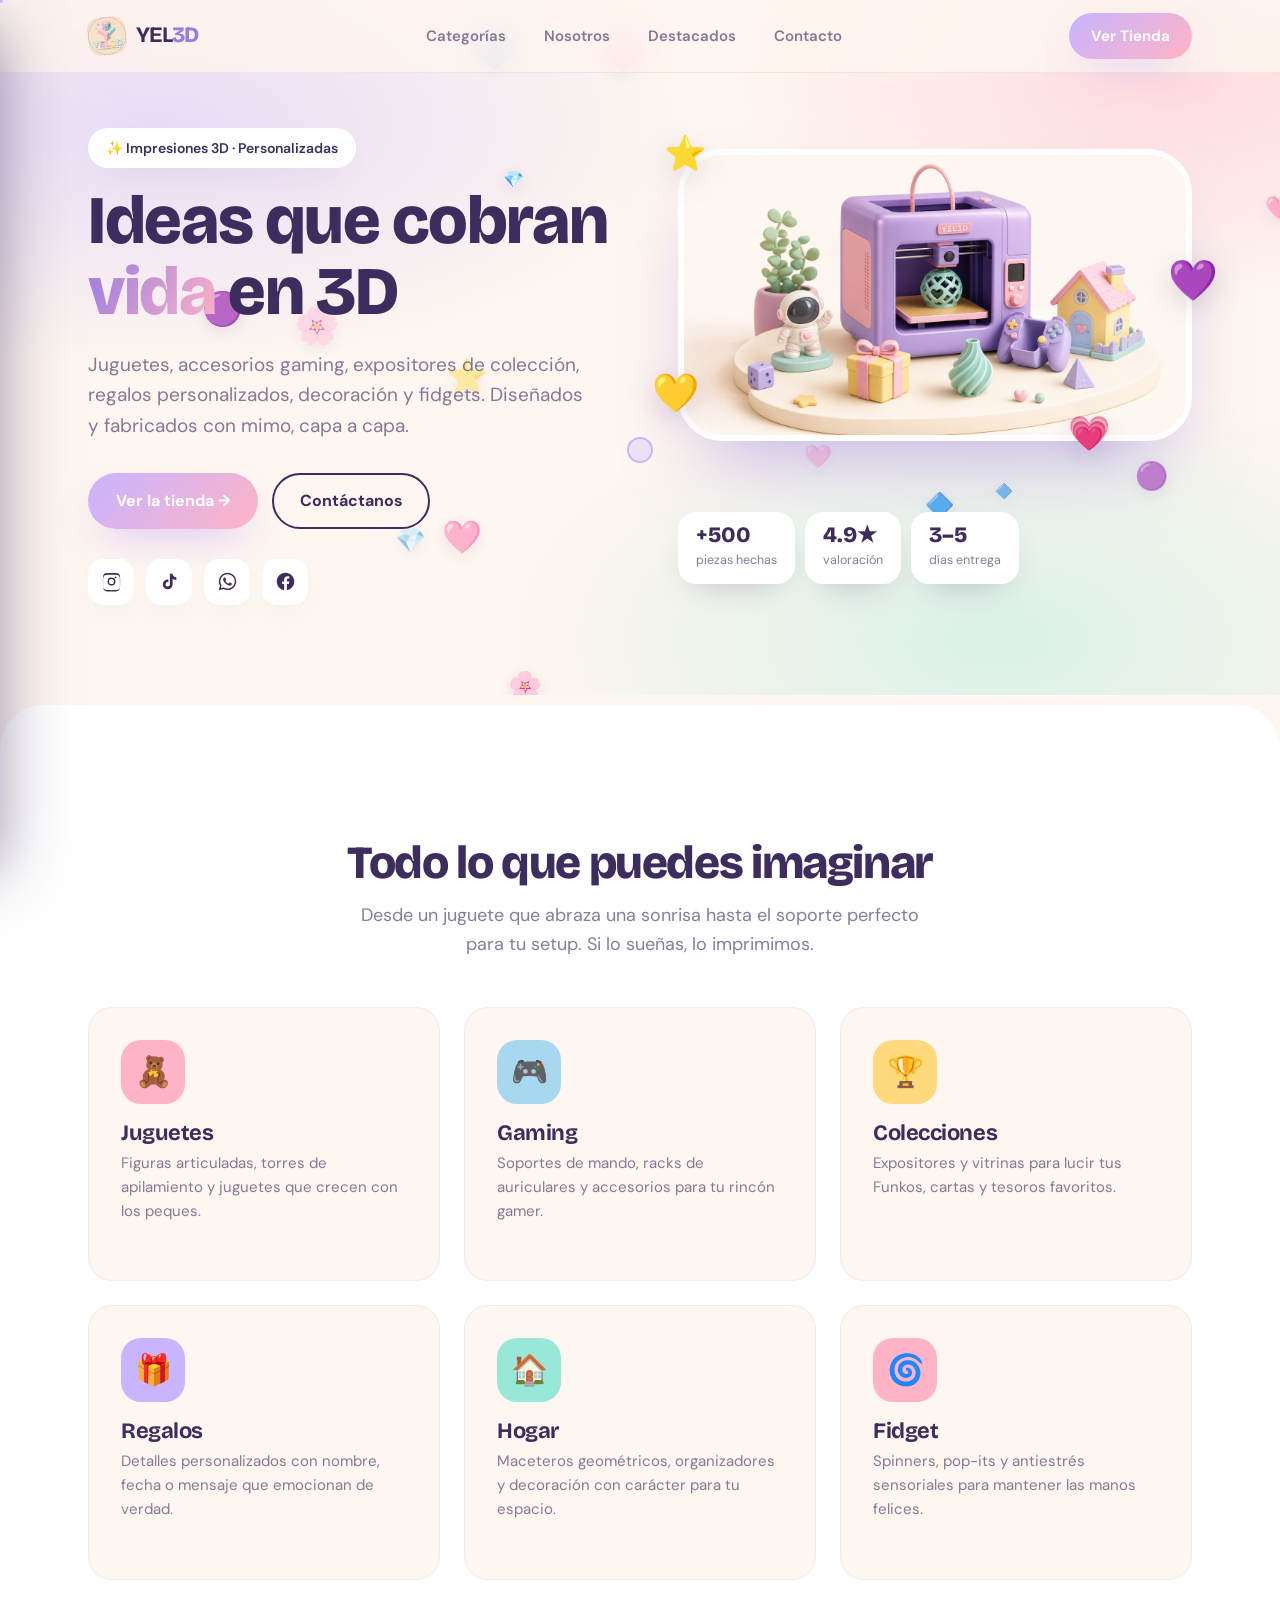
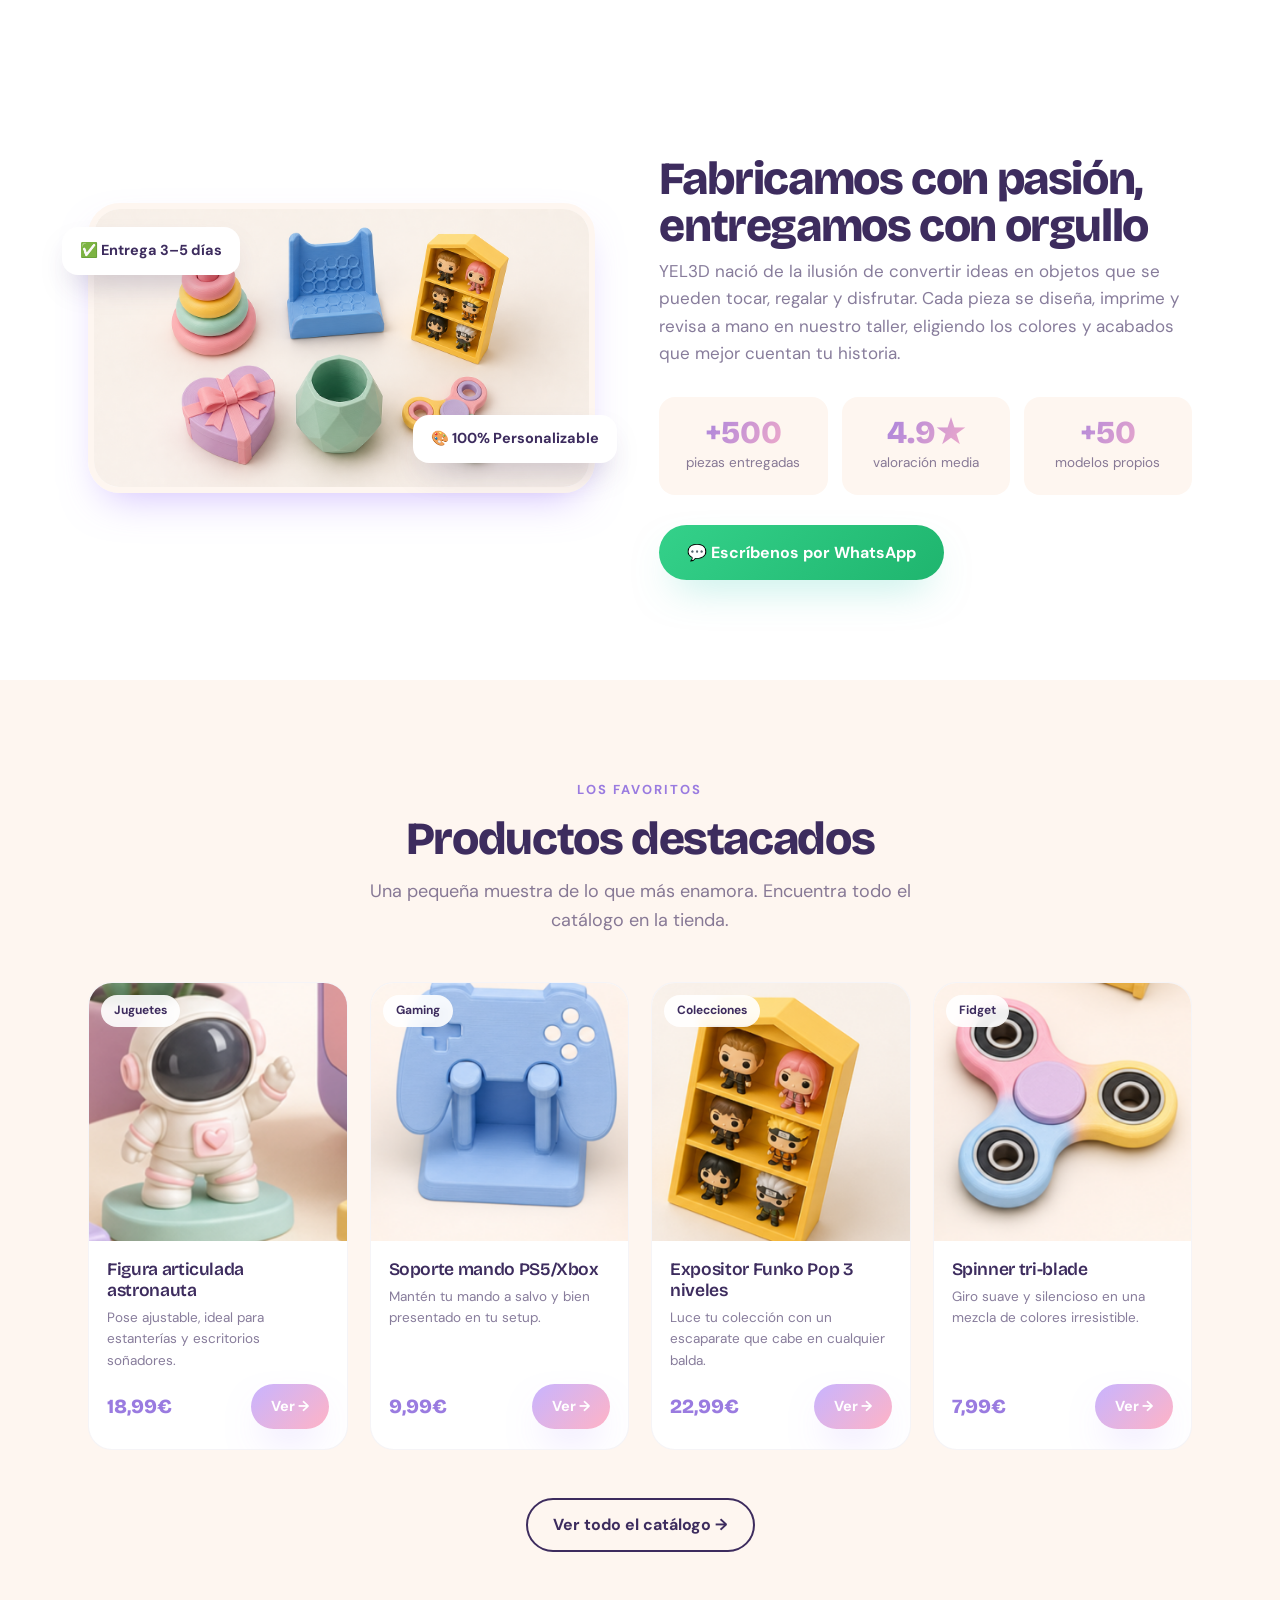
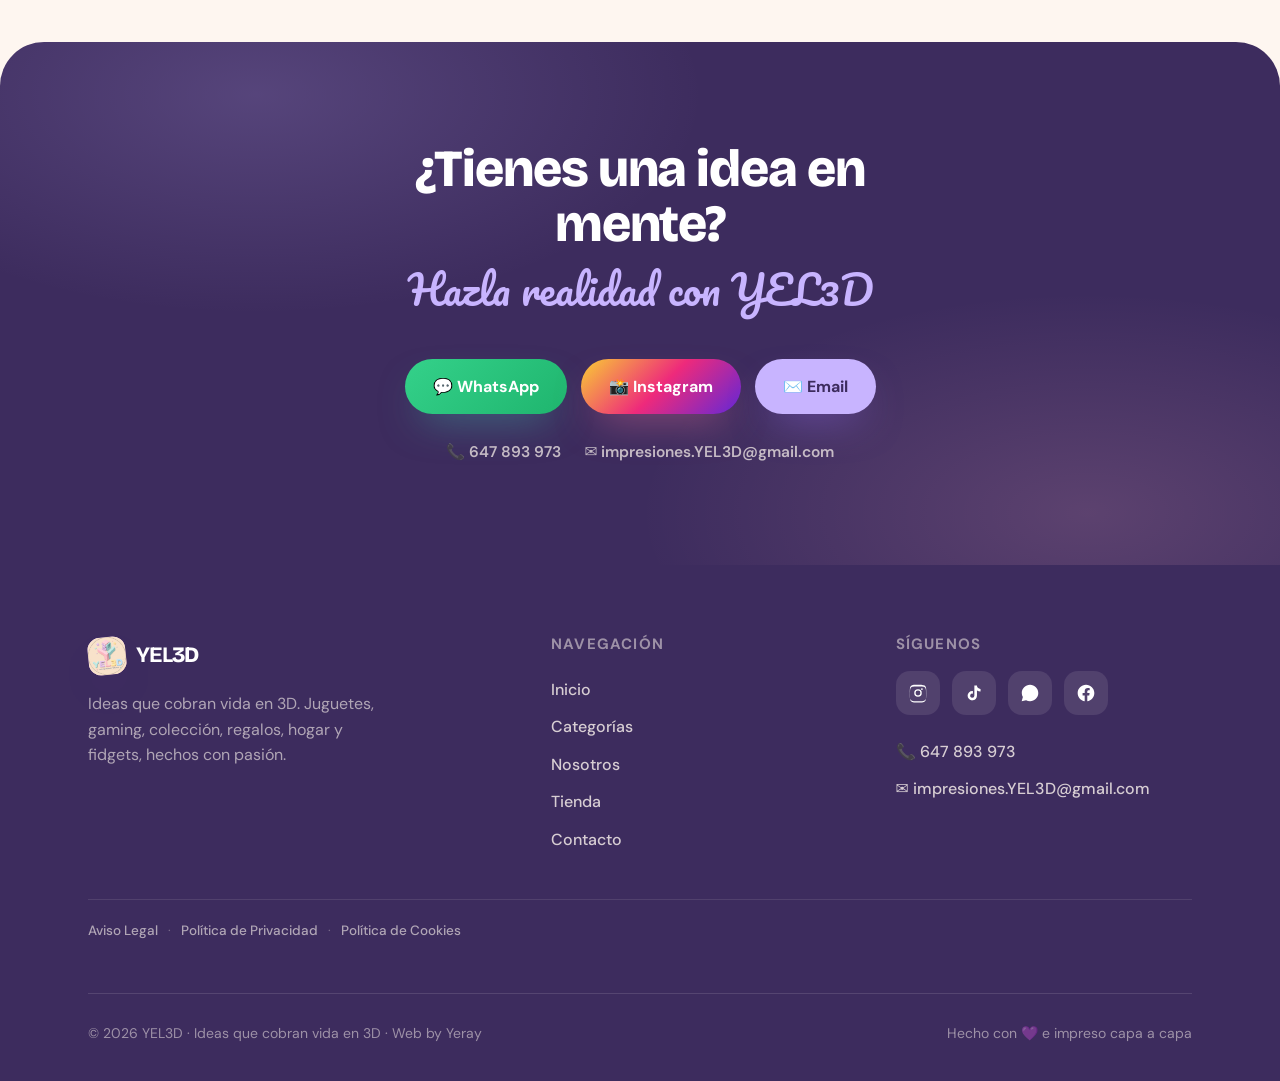
<file: index.html>
﻿<!DOCTYPE html>
<html lang="es">
<head>
<meta charset="UTF-8">
<meta name="viewport" content="width=device-width, initial-scale=1">
<title>YEL3D | Impresiones 3D Personalizadas en España</title>
<meta name="description" content="Impresiones 3D personalizadas en España. Juguetes, accesorios gaming, expositores Funko Pop, regalos únicos y decoración. Pedido por WhatsApp. Entrega en 3-5 días.">
<link rel="canonical" href="https://yeray06.github.io/yel3d/">
<meta name="robots" content="index, follow">
<meta name="theme-color" content="#C8B4FF">
<meta name="author" content="YEL3D">
<!-- Open Graph / Facebook -->
<meta property="og:type" content="website">
<meta property="og:site_name" content="YEL3D">
<meta property="og:locale" content="es_ES">
<meta property="og:title" content="YEL3D | Impresiones 3D Personalizadas en España">
<meta property="og:description" content="Impresiones 3D personalizadas en España. Juguetes, accesorios gaming, expositores Funko Pop, regalos únicos y decoración. Pedido por WhatsApp. Entrega en 3-5 días.">
<meta property="og:url" content="https://yeray06.github.io/yel3d/">
<meta property="og:image" content="assets/og-image.png">
<meta property="og:image:width" content="1200">
<meta property="og:image:height" content="630">
<meta property="og:image:alt" content="YEL3D — Impresiones 3D Personalizadas en España">
<!-- Twitter Card -->
<meta name="twitter:card" content="summary_large_image">
<meta name="twitter:title" content="YEL3D | Impresiones 3D Personalizadas en España">
<meta name="twitter:description" content="Impresiones 3D personalizadas en España. Juguetes, accesorios gaming, expositores Funko Pop, regalos únicos y decoración. Pedido por WhatsApp. Entrega en 3-5 días.">
<meta name="twitter:image" content="assets/og-image.png">
<link rel="sitemap" type="application/xml" href="sitemap.xml">
<link rel="preconnect" href="https://fonts.googleapis.com">
<link rel="preconnect" href="https://fonts.gstatic.com" crossorigin>
<link href="https://fonts.googleapis.com/css2?family=Bricolage+Grotesque:opsz,wght@12..96,400;12..96,600;12..96,700;12..96,800&family=DM+Sans:wght@400;500;600;700&family=Pacifico&display=swap" rel="stylesheet">
<style>
/* ============================================================
   YEL3D — Ideas que cobran vida en 3D
   Soft pastel 3D-toy design system
   ============================================================ */

:root{
  --cream:#FEF6F0;
  --cream-2:#FBEDE3;
  --dark:#3D2C5E;
  --dark-2:#2E2047;
  --pink:#FFB3C6;
  --lilac:#C8B4FF;
  --mint:#98E8D8;
  --yellow:#FFD97D;
  --blue:#A8D8F0;

  --ink:#3D2C5E;
  --ink-60:rgba(61,44,94,.62);
  --ink-45:rgba(61,44,94,.45);

  /* colored shadows */
  --sh-pink:0 18px 40px -16px rgba(255,120,160,.55);
  --sh-lilac:0 18px 40px -16px rgba(160,120,255,.5);
  --sh-mint:0 18px 40px -16px rgba(70,210,185,.5);
  --sh-yellow:0 18px 40px -16px rgba(240,190,70,.5);
  --sh-blue:0 18px 40px -16px rgba(90,180,230,.5);
  --sh-soft:0 14px 34px -18px rgba(61,44,94,.35);

  --r-sm:16px;
  --r-md:24px;
  --r-lg:32px;
  --r-xl:44px;

  --spring:cubic-bezier(.34,1.56,.64,1);
  --maxw:1200px;
}

*{box-sizing:border-box;margin:0;padding:0}
html{scroll-behavior:smooth}
body{
  font-family:"DM Sans",system-ui,sans-serif;
  background:var(--cream);
  color:var(--ink);
  line-height:1.6;
  font-weight:400;
  overflow-x:hidden;
  -webkit-font-smoothing:antialiased;
}
h1,h2,h3,h4,.display{font-family:"Bricolage Grotesque","DM Sans",sans-serif;line-height:1.04;letter-spacing:-.02em}
.script{font-family:"Pacifico",cursive;font-weight:400;letter-spacing:0}
img{display:block;max-width:100%}
a{color:inherit;text-decoration:none}
.wrap{width:100%;max-width:var(--maxw);margin:0 auto;padding:0 clamp(20px,5vw,48px)}
section{position:relative}

/* hide native cursor on desktop where custom cursor active */
body.cursor-on,body.cursor-on a,body.cursor-on button{cursor:none}

/* ============================== CURSOR ============================== */
.cursor{
  position:fixed;top:0;left:0;width:26px;height:26px;border-radius:50%;
  background:rgba(200,180,255,.30);
  border:2px solid var(--lilac);
  transform:translate(-50%,-50%);
  pointer-events:none;z-index:9999;
  transition:width .25s var(--spring),height .25s var(--spring),background .25s ease,border-color .25s ease;
  mix-blend-mode:normal;
}
.cursor.grow{width:54px;height:54px;background:rgba(255,179,198,.22);border-color:var(--pink)}
.cursor-dot{
  position:fixed;top:0;left:0;width:6px;height:6px;border-radius:50%;
  background:var(--lilac);transform:translate(-50%,-50%);pointer-events:none;z-index:9999;
}
@media (hover:none){.cursor,.cursor-dot{display:none!important}}

/* ============================== NAV ============================== */
.nav{
  position:fixed;top:0;left:0;right:0;z-index:200;
  backdrop-filter:blur(16px);-webkit-backdrop-filter:blur(16px);
  background:rgba(254,246,240,.82);
  border-bottom:1px solid rgba(61,44,94,.07);
  transition:box-shadow .3s ease,background .3s ease;
}
.nav.scrolled{box-shadow:0 8px 30px -20px rgba(61,44,94,.4)}
.nav-inner{display:flex;align-items:center;justify-content:space-between;height:72px}
.logo{display:flex;align-items:center;gap:10px;font-family:"Bricolage Grotesque";font-weight:800;font-size:22px;letter-spacing:-.03em}
.logo-mark{
  width:38px;height:38px;border-radius:13px;display:grid;place-items:center;
  background:linear-gradient(135deg,var(--lilac),var(--pink));
  box-shadow:var(--sh-lilac);font-size:18px;
  transform:rotate(-6deg);transition:transform .4s var(--spring);
}
.logo:hover .logo-mark{transform:rotate(6deg) scale(1.08)}
.logo b{color:var(--dark)}
.logo .em{color:#9a7be0}
.nav-links{display:flex;gap:6px;align-items:center}
.nav-links a{
  padding:9px 16px;border-radius:999px;font-weight:600;font-size:15px;color:var(--ink-60);
  transition:color .2s ease,background .2s ease;
}
.nav-links a:hover{color:var(--dark);background:rgba(200,180,255,.22)}
.nav-cta{
  font-weight:700;font-size:15px;color:#fff;padding:11px 22px;border-radius:999px;
  background:linear-gradient(135deg,var(--lilac),var(--pink));
  box-shadow:var(--sh-lilac);transition:transform .3s var(--spring),box-shadow .3s ease;
}
.nav-cta:hover{transform:scale(1.07);box-shadow:0 22px 44px -16px rgba(160,120,255,.7)}
.hamburger{display:none;flex-direction:column;gap:5px;background:none;border:0;padding:10px;border-radius:12px}
.hamburger span{width:24px;height:2.6px;border-radius:3px;background:var(--dark);transition:.3s}

/* mobile drawer */
.drawer-scrim{position:fixed;inset:0;background:rgba(61,44,94,.35);backdrop-filter:blur(3px);z-index:298;opacity:0;visibility:hidden;transition:.3s}
.drawer-scrim.open{opacity:1;visibility:visible}
.drawer{
  position:fixed;top:0;left:0;bottom:0;width:min(82vw,340px);z-index:299;
  background:var(--cream);padding:28px 26px;
  transform:translateX(-100%);transition:transform .35s ease-out;
  box-shadow:30px 0 60px -30px rgba(61,44,94,.5);display:flex;flex-direction:column;gap:6px;
}
.drawer.open{transform:translateX(0)}
.drawer-top{display:flex;justify-content:space-between;align-items:center;margin-bottom:24px}
.drawer-close{background:none;border:0;font-size:26px;line-height:1;color:var(--dark);padding:6px}
.drawer a{padding:14px 16px;border-radius:16px;font-weight:700;font-size:18px;font-family:"Bricolage Grotesque";transition:background .2s}
.drawer a:hover{background:rgba(200,180,255,.25)}
.drawer .nav-cta{margin-top:14px;text-align:center}

/* ============================== BUTTONS ============================== */
.btn{
  display:inline-flex;align-items:center;gap:10px;font-weight:700;font-size:16px;
  padding:15px 28px;border-radius:999px;border:0;cursor:pointer;
  font-family:"DM Sans",sans-serif;transition:transform .3s var(--spring),box-shadow .3s ease;
}
.btn:hover{transform:scale(1.07)}
.btn-primary{color:#fff;background:linear-gradient(135deg,var(--lilac),var(--pink));box-shadow:var(--sh-lilac)}
.btn-primary:hover{box-shadow:0 24px 46px -16px rgba(160,120,255,.7)}
.btn-outline{background:transparent;color:var(--dark);border:2.5px solid var(--dark);padding:12.5px 25.5px}
.btn-outline:hover{background:var(--dark);color:var(--cream)}
.btn-wa{color:#fff;background:linear-gradient(135deg,#34d18a,#1fb56e);box-shadow:var(--sh-mint)}
.btn-wa:hover{box-shadow:0 24px 46px -16px rgba(40,190,120,.7)}
.btn-sm{padding:11px 20px;font-size:14.5px}

.badge{
  display:inline-flex;align-items:center;gap:8px;font-weight:600;font-size:14px;
  padding:9px 18px;border-radius:999px;background:#fff;color:var(--dark);
  box-shadow:var(--sh-soft);
}

/* ============================== REVEAL ============================== */
.reveal{opacity:0;transform:translateY(32px);transition:opacity .7s ease,transform .7s var(--spring)}
.reveal.in{opacity:1;transform:none}
@media (prefers-reduced-motion:reduce){.reveal{opacity:1;transform:none;transition:none}}

/* section heading block */
.eyebrow{display:inline-block;font-weight:700;font-size:13px;letter-spacing:.16em;text-transform:uppercase;color:#9a7be0;margin-bottom:14px}
.h2{font-size:clamp(30px,5vw,46px);font-weight:800;letter-spacing:-.03em}
.sec-lead{max-width:560px;color:var(--ink-60);font-size:18px;margin-top:14px}
.center{text-align:center}
.center .sec-lead{margin-left:auto;margin-right:auto}

/* ============================== FOOTER ============================== */
.footer{background:var(--dark);color:var(--cream);padding:72px 0 36px}
.footer-grid{display:grid;grid-template-columns:1.4fr 1fr 1fr;gap:48px}
.footer .logo b,.footer .logo .em{color:#fff}
.footer-tag{color:rgba(254,246,240,.6);margin-top:16px;max-width:300px}
.footer h4{font-size:15px;letter-spacing:.08em;text-transform:uppercase;color:rgba(254,246,240,.5);margin-bottom:18px;font-family:"DM Sans";font-weight:700}
.footer-col a{display:block;color:rgba(254,246,240,.8);padding:6px 0;font-weight:500;transition:color .2s,transform .2s}
.footer-col a:hover{color:var(--pink);transform:translateX(4px)}
.footer-col .soc {
  display: grid;
  place-items: center;
  width: 44px;
  height: 44px;
  padding: 0;
  transform: none;
}
.footer-col .soc svg {
  width: 20px;
  height: 20px;
  fill: #fff;
  display: block;
}
.footer-social{display:flex;gap:12px;margin-top:6px}
.soc{
  width:44px;height:44px;border-radius:14px;display:grid;place-items:center;
  background:rgba(254,246,240,.1);transition:transform .3s var(--spring),background .3s;
}
.soc:hover{transform:translateY(-4px) scale(1.05);background:rgba(254,246,240,.2)}
.soc svg{width:20px;height:20px;fill:#fff}
.footer-bottom{border-top:1px solid rgba(254,246,240,.12);margin-top:52px;padding-top:28px;display:flex;justify-content:space-between;flex-wrap:wrap;gap:12px;color:rgba(254,246,240,.5);font-size:14px}

@media (max-width:860px){
  .nav-links{display:none}
  .nav .nav-cta{display:none}
  .hamburger{display:flex}
  .footer-grid{grid-template-columns:1fr;gap:36px}
}

/* ===== FIX: footer social icons hover (specificity 0,3,1 beats 0,2,1) ===== */
.footer .footer-col .soc:hover{transform:translateY(-4px) scale(1.05);background:rgba(254,246,240,.22);color:rgba(254,246,240,.8)}
/* ===== Footer legal links ===== */
.footer-legal{display:flex;gap:10px;align-items:center;flex-wrap:wrap;color:rgba(254,246,240,.5);font-size:13.5px;padding-top:20px;margin-top:40px;border-top:1px solid rgba(254,246,240,.1)}
.footer-legal a{color:rgba(254,246,240,.6);font-weight:500;transition:color .2s;display:inline;padding:0;transform:none!important}
.footer-legal a:hover{color:var(--pink);transform:none!important}
.footer-legal span{color:rgba(254,246,240,.3)}
/* ===== Legal pages ===== */
.legal-head{padding:128px 0 60px;text-align:center;position:relative;overflow:hidden}
.legal-head::before{content:"";position:absolute;inset:0;z-index:-1;
  background:radial-gradient(55% 60% at 18% 0%,rgba(200,180,255,.4),transparent 70%),
    radial-gradient(50% 60% at 82% 4%,rgba(255,179,198,.38),transparent 70%)}
.legal-head h1{font-size:clamp(34px,5.5vw,52px);font-weight:800;margin:14px 0 0}
.legal-head h1 .grad{background:linear-gradient(120deg,#9a7be0,var(--pink));-webkit-background-clip:text;background-clip:text;color:transparent}
.legal-head p{color:var(--ink-60);font-size:17px;max-width:540px;margin:14px auto 0}
.legal-body{background:#fff;border-radius:var(--r-xl) var(--r-xl) 0 0;padding:72px 0 80px;margin-top:10px}
.legal-content{max-width:780px;margin:0 auto;padding:0 clamp(20px,5vw,48px)}
.legal-content h2{font-size:24px;font-weight:700;margin:44px 0 14px;color:var(--dark);padding-top:8px;border-top:1px solid rgba(61,44,94,.07)}
.legal-content h2:first-child{margin-top:0;border-top:none;padding-top:0}
.legal-content p{color:var(--ink-60);font-size:16px;margin-bottom:14px;line-height:1.75}
.legal-content ul{color:var(--ink-60);font-size:16px;margin:0 0 16px 26px;line-height:1.75}
.legal-content li{margin-bottom:6px}
.legal-content table{width:100%;border-collapse:collapse;margin:16px 0 24px;font-size:14.5px}
.legal-content th{background:var(--cream);color:var(--dark);font-weight:700;padding:12px 16px;text-align:left;border-bottom:2px solid rgba(61,44,94,.1)}
.legal-content td{padding:10px 16px;color:var(--ink-60);border-bottom:1px solid rgba(61,44,94,.06);vertical-align:top}
.legal-content a{color:#9a7be0;font-weight:600}
.legal-content a:hover{color:var(--pink)}
.legal-content .cta-box{background:var(--cream);border-radius:var(--r-md);padding:32px;margin-top:52px;text-align:center}
.legal-content .cta-box p{color:var(--ink-60);margin-bottom:20px}
@media(max-width:540px){.legal-head{padding-top:108px}}
</style>
<style>
/* ===== particles ===== */
.particle{position:absolute;pointer-events:none;user-select:none;
  animation:floaty linear infinite;will-change:transform;filter:drop-shadow(0 4px 8px rgba(61,44,94,.12))}
@keyframes floaty{
  0%{transform:translateY(0) translateX(0) rotate(0)}
  50%{transform:translateY(-22px) translateX(var(--drift)) rotate(var(--rot))}
  100%{transform:translateY(0) translateX(0) rotate(0)}
}
@media (prefers-reduced-motion:reduce){.particle{display:none}}
/* safety: never trap hero content in pre-animation hidden state */
@media (prefers-reduced-motion:reduce){
  .hero h1 .word,.hero-sub,.hero-ctas,.hero-social,.hero-media,.hero-stats{opacity:1!important;transform:none!important;animation:none!important}
}

/* ===== HERO ===== */
.hero{padding:128px 0 90px;position:relative;overflow:hidden}
.hero::before{content:"";position:absolute;inset:0;z-index:-1;
  background:
    radial-gradient(60% 50% at 12% 18%,rgba(200,180,255,.40),transparent 70%),
    radial-gradient(50% 45% at 92% 12%,rgba(255,179,198,.40),transparent 70%),
    radial-gradient(55% 55% at 78% 92%,rgba(152,232,216,.35),transparent 70%);}
#particles{position:absolute;inset:0;z-index:0;pointer-events:none}
.hero-grid{display:grid;grid-template-columns:1.04fr 1fr;gap:56px;align-items:center;position:relative;z-index:2}
.hero h1{font-size:clamp(40px,6.4vw,68px);font-weight:800;margin:18px 0 0}
.hero h1 .word{display:inline-block;opacity:0;transform:translateY(40px);animation:wordUp .7s var(--spring) forwards}
.hero h1 .grad{background:linear-gradient(120deg,#9a7be0,var(--pink));-webkit-background-clip:text;background-clip:text;color:transparent}
@keyframes wordUp{to{opacity:1;transform:none}}
.hero-sub{font-size:19px;color:var(--ink-60);max-width:500px;margin:22px 0 32px;opacity:0;animation:wordUp .7s var(--spring) .55s forwards}
.hero-ctas{display:flex;gap:14px;flex-wrap:wrap;opacity:0;animation:wordUp .7s var(--spring) .7s forwards}
.hero-social{display:flex;gap:12px;margin-top:30px;opacity:0;animation:wordUp .7s var(--spring) .85s forwards}
.hsoc{width:46px;height:46px;border-radius:15px;display:grid;place-items:center;background:#fff;box-shadow:var(--sh-soft);transition:transform .3s var(--spring),box-shadow .3s}
.hsoc svg{width:21px;height:21px;fill:var(--dark)}
.hsoc:hover{transform:translateY(-5px) scale(1.06)}
.hsoc.ig:hover{box-shadow:var(--sh-pink)}.hsoc.tk:hover{box-shadow:var(--sh-lilac)}.hsoc.wa:hover{box-shadow:var(--sh-mint)}.hsoc.fb:hover{box-shadow:var(--sh-blue)}

.hero-media{position:relative;opacity:0;transform:translateX(60px);animation:slideInRight .9s var(--spring) .35s forwards}
@keyframes slideInRight{to{opacity:1;transform:none}}
.hero-img{border-radius:var(--r-xl);box-shadow:0 40px 80px -30px rgba(154,123,224,.6);width:100%;
  border:6px solid #fff;background:#fff}
.hero-deco{position:absolute;font-size:34px;filter:drop-shadow(0 8px 14px rgba(61,44,94,.18));animation:floaty linear infinite}
.hero-deco.d1{top:-22px;left:-14px;animation-duration:5s}
.hero-deco.d2{top:34%;right:-26px;font-size:40px;animation-duration:6.4s;animation-delay:-1s}
.hero-deco.d3{bottom:6%;left:-26px;font-size:38px;animation-duration:5.6s;animation-delay:-2s}
.hero-deco.d4{bottom:-20px;right:16%;animation-duration:7s;animation-delay:-1.4s}
.hero-stats{display:flex;gap:10px;margin-top:30px;flex-wrap:wrap;opacity:0;animation:wordUp .7s var(--spring) 1s forwards}
/* hero-stats como item independiente del grid — placement desktop */
.hero-grid{row-gap:0}
.hero-copy{grid-row:1/3;align-self:center}
.hero-media{grid-row:1}
.hero-stats{grid-column:2;grid-row:2}
.hstat{background:#fff;border-radius:18px;padding:12px 18px;box-shadow:var(--sh-soft)}
.hstat b{font-family:"Bricolage Grotesque";font-weight:800;font-size:22px;display:block;line-height:1}
.hstat span{font-size:12.5px;color:var(--ink-60)}

/* ===== CATEGORIES ===== */
.categories{background:#fff;padding:96px 0;border-radius:var(--r-xl) var(--r-xl) 0 0;margin-top:10px}
.cat-grid{display:grid;grid-template-columns:repeat(3,1fr);gap:24px;margin-top:48px}
.cat-card{background:var(--cream);border-radius:var(--r-md);padding:32px;border:1px solid rgba(61,44,94,.05);
  transition:transform .4s var(--spring),box-shadow .4s ease;position:relative;overflow:hidden}
.cat-card:hover{transform:translateY(-8px) scale(1.02)}
.cat-icon{width:64px;height:64px;border-radius:20px;display:grid;place-items:center;font-size:30px;margin-bottom:18px;transition:transform .4s var(--spring)}
.cat-card:hover .cat-icon{transform:rotate(-8deg) scale(1.08)}
.cat-card h3{font-size:22px;font-weight:700;margin-bottom:6px}
.cat-card p{color:var(--ink-60);font-size:15px}
.cat-card .arrow{margin-top:16px;font-weight:700;color:#9a7be0;font-size:14px;opacity:0;transform:translateX(-6px);transition:.3s}
.cat-card:hover .arrow{opacity:1;transform:none}
.c-pink .cat-icon{background:var(--pink)}.c-pink:hover{box-shadow:var(--sh-pink)}
.c-blue .cat-icon{background:var(--blue)}.c-blue:hover{box-shadow:var(--sh-blue)}
.c-yellow .cat-icon{background:var(--yellow)}.c-yellow:hover{box-shadow:var(--sh-yellow)}
.c-lilac .cat-icon{background:var(--lilac)}.c-lilac:hover{box-shadow:var(--sh-lilac)}
.c-mint .cat-icon{background:var(--mint)}.c-mint:hover{box-shadow:var(--sh-mint)}

/* ===== ABOUT ===== */
.about{background:#fff;padding:40px 0 100px}
.about-grid{display:grid;grid-template-columns:1fr 1.05fr;gap:64px;align-items:center}
.about-media{position:relative}
.about-img{border-radius:var(--r-lg);width:100%;border:6px solid var(--cream);box-shadow:var(--sh-lilac)}
.float-badge{position:absolute;background:#fff;border-radius:16px;padding:12px 18px;font-weight:700;font-size:14.5px;
  box-shadow:0 16px 34px -14px rgba(61,44,94,.4);animation:floaty linear infinite}
.float-badge.b1{top:24px;left:-26px;animation-duration:5.5s}
.float-badge.b2{bottom:30px;right:-22px;animation-duration:6.5s;animation-delay:-1.5s}
.stats-row{display:flex;gap:14px;margin:30px 0;flex-wrap:wrap}
.stat{flex:1;min-width:120px;background:var(--cream);border-radius:var(--r-sm);padding:20px;text-align:center}
.stat b{font-family:"Bricolage Grotesque";font-weight:800;font-size:32px;display:block;line-height:1;
  background:linear-gradient(120deg,#9a7be0,var(--pink));-webkit-background-clip:text;background-clip:text;color:transparent}
.stat span{font-size:13.5px;color:var(--ink-60)}
.about p{color:var(--ink-60);font-size:17px;margin-top:8px}

/* ===== FEATURED ===== */
.featured{padding:96px 0 90px}
.feat-grid{display:grid;grid-template-columns:repeat(4,1fr);gap:22px;margin-top:48px}
.prod-card{background:#fff;border-radius:var(--r-md);overflow:hidden;border:1px solid rgba(61,44,94,.05);
  transition:transform .4s var(--spring),box-shadow .4s ease;display:flex;flex-direction:column}
.prod-card:hover{transform:translateY(-8px) scale(1.02)}
.prod-thumb{aspect-ratio:1;overflow:hidden;background:var(--cream);position:relative}
.prod-thumb img{width:100%;height:100%;object-fit:cover;transition:transform .5s var(--spring)}
.prod-card:hover .prod-thumb img{transform:scale(1.06)}
.cat-badge{position:absolute;top:12px;left:12px;font-size:12px;font-weight:700;padding:6px 13px;border-radius:999px;color:var(--dark);background:rgba(255,255,255,.9);backdrop-filter:blur(4px)}
.prod-body{padding:18px 18px 20px;display:flex;flex-direction:column;gap:6px;flex:1}
.prod-body h3{font-family:"Bricolage Grotesque";font-weight:600;font-size:17.5px;line-height:1.2}
.prod-body p{font-size:13.5px;color:var(--ink-60);flex:1}
.prod-foot{display:flex;align-items:center;justify-content:space-between;margin-top:6px}
.price{font-family:"Bricolage Grotesque";font-weight:800;font-size:20px;color:#9a7be0}
.b-pink{box-shadow:none}.prod-card.t-pink:hover{box-shadow:var(--sh-pink)}
.prod-card.t-blue:hover{box-shadow:var(--sh-blue)}
.prod-card.t-yellow:hover{box-shadow:var(--sh-yellow)}
.prod-card.t-lilac:hover{box-shadow:var(--sh-lilac)}
.prod-card.t-mint:hover{box-shadow:var(--sh-mint)}
.feat-foot{text-align:center;margin-top:48px}

/* ===== CONTACT CTA ===== */
.cta{background:var(--dark);color:var(--cream);padding:100px 0;border-radius:var(--r-xl) var(--r-xl) 0 0;position:relative;overflow:hidden}
.cta::before{content:"";position:absolute;inset:0;
  background:radial-gradient(50% 60% at 20% 10%,rgba(200,180,255,.18),transparent 70%),
            radial-gradient(50% 60% at 85% 90%,rgba(255,179,198,.16),transparent 70%)}
.cta-inner{position:relative;text-align:center;max-width:720px;margin:0 auto}
.cta h2{font-size:clamp(32px,5.5vw,52px);font-weight:800;color:#fff}
.cta .script{font-size:clamp(28px,4.4vw,40px);color:var(--lilac);margin-top:6px;display:block}
.cta-btns{display:flex;gap:14px;justify-content:center;flex-wrap:wrap;margin:38px 0 26px}
.btn-ig{color:#fff;background:linear-gradient(135deg,#f9ce34,#ee2a7b 50%,#6228d7);box-shadow:var(--sh-pink)}
.btn-ig:hover{box-shadow:0 24px 46px -16px rgba(238,42,123,.6)}
.btn-mail{color:var(--dark);background:var(--lilac);box-shadow:var(--sh-lilac)}
.cta-contact{color:rgba(254,246,240,.7);font-size:15.5px;display:flex;gap:24px;justify-content:center;flex-wrap:wrap}
.cta-contact a{color:rgba(254,246,240,.7);font-weight:600;transition:color .2s}
.cta-contact a:hover{color:var(--pink)}

@media (max-width:920px){
  .hero-grid{grid-template-columns:1fr;gap:40px}
  .hero-copy{grid-row:auto;order:1}
  .hero-media{grid-row:auto;order:2}
  .hero-stats{grid-column:1;grid-row:auto;order:3;margin-top:0}
  .cat-grid{grid-template-columns:repeat(2,1fr)}
  .about-grid{grid-template-columns:1fr;gap:48px}
  .feat-grid{grid-template-columns:repeat(2,1fr)}
}
@media (max-width:540px){
  .cat-grid{grid-template-columns:1fr}
  .feat-grid{grid-template-columns:1fr}
  .hero{padding-top:108px}
}
</style>
</head>
<body>

<!-- ============ NAV ============ -->
<nav class="nav">
  <div class="wrap nav-inner">
    <a href="index.html" class="logo"><img class="logo-mark" src="assets/logo.png" alt="YEL3D" style="object-fit:contain"><span><b>YEL</b><span class="em">3D</span></span></a>
    <div class="nav-links">
      <a href="#categorias">Categorías</a>
      <a href="#nosotros">Nosotros</a>
      <a href="#destacados">Destacados</a>
      <a href="#contacto">Contacto</a>
    </div>
    <a href="tienda.html" class="nav-cta">Ver Tienda</a>
    <button class="hamburger" id="hamburger" aria-label="Abrir menú"><span></span><span></span><span></span></button>
  </div>
</nav>

<!-- ============ MOBILE DRAWER ============ -->
<div class="drawer-scrim" id="scrim"></div>
<aside class="drawer" id="drawer">
  <div class="drawer-top">
    <span class="logo"><img class="logo-mark" src="assets/logo.png" alt="YEL3D" style="object-fit:contain"><span><b>YEL</b><span class="em">3D</span></span></span>
    <button class="drawer-close" id="drawerClose" aria-label="Cerrar">×</button>
  </div>
  <a href="#categorias">Categorías</a>
  <a href="#nosotros">Nosotros</a>
  <a href="#destacados">Destacados</a>
  <a href="#contacto">Contacto</a>
  <a href="tienda.html" class="nav-cta">Ver Tienda</a>
</aside>

<!-- ============ HERO ============ -->
<header class="hero">
  <div id="particles"></div>
  <div class="wrap hero-grid">
    <div class="hero-copy">
      <span class="badge">✨ Impresiones 3D · Personalizadas</span>
      <h1>
        <span class="word" style="animation-delay:.05s">Ideas</span>
        <span class="word" style="animation-delay:.15s">que</span>
        <span class="word" style="animation-delay:.25s">cobran</span>
        <span class="word grad" style="animation-delay:.35s">vida</span>
        <span class="word" style="animation-delay:.45s">en&nbsp;3D</span>
      </h1>
      <p class="hero-sub">Juguetes, accesorios gaming, expositores de colección, regalos personalizados, decoración y fidgets. Diseñados y fabricados con mimo, capa a capa.</p>
      <div class="hero-ctas">
        <a href="tienda.html" class="btn btn-primary">Ver la tienda →</a>
        <a href="#contacto" class="btn btn-outline">Contáctanos</a>
      </div>
      <div class="hero-social">
        <a href="https://www.instagram.com/impresiones.yel3d" target="_blank" rel="noopener" class="hsoc ig" aria-label="Instagram"><svg viewBox="0 0 24 24"><path d="M12 2.2c3.2 0 3.6 0 4.9.07 1.17.05 1.8.25 2.23.41.56.22.96.48 1.38.9.42.42.68.82.9 1.38.16.42.36 1.06.41 2.23.06 1.27.07 1.65.07 4.86s0 3.6-.07 4.86c-.05 1.17-.25 1.8-.41 2.23-.22.56-.48.96-.9 1.38-.42.42-.82.68-1.38.9-.42.16-1.06.36-2.23.41-1.27.06-1.65.07-4.9.07s-3.6 0-4.86-.07c-1.17-.05-1.8-.25-2.23-.41a3.7 3.7 0 0 1-1.38-.9 3.7 3.7 0 0 1-.9-1.38c-.16-.42-.36-1.06-.41-2.23C2.21 15.6 2.2 15.2 2.2 12s0-3.6.07-4.86c.05-1.17.25-1.8.41-2.23.22-.56.48-.96.9-1.38.42-.42.82-.68 1.38-.9.42-.16 1.06-.36 2.23-.41C8.46 2.21 8.84 2.2 12 2.2Zm0 1.95c-3.15 0-3.5.01-4.74.07-1.14.05-1.76.24-2.17.4-.55.22-.94.47-1.35.88-.41.41-.66.8-.88 1.35-.16.41-.35 1.03-.4 2.17-.06 1.24-.07 1.6-.07 4.74s.01 3.5.07 4.74c.05 1.14.24 1.76.4 2.17.22.55.47.94.88 1.35.41.41.8.66 1.35.88.41.16 1.03.35 2.17.4 1.24.06 1.6.07 4.74.07s3.5-.01 4.74-.07c1.14-.05 1.76-.24 2.17-.4.55-.22.94-.47 1.35-.88.41-.41.66-.8.88-1.35.16-.41.35-1.03.4-2.17.06-1.24.07-1.6.07-4.74s-.01-3.5-.07-4.74c-.05-1.14-.24-1.76-.4-2.17a3.6 3.6 0 0 0-.88-1.35 3.6 3.6 0 0 0-1.35-.88c-.41-.16-1.03-.35-2.17-.4-1.24-.06-1.6-.07-4.74-.07Zm0 3.32a4.53 4.53 0 1 1 0 9.06 4.53 4.53 0 0 1 0-9.06Zm0 7.47a2.94 2.94 0 1 0 0-5.88 2.94 2.94 0 0 0 0 5.88Zm5.77-7.67a1.06 1.06 0 1 1-2.12 0 1.06 1.06 0 0 1 2.12 0Z"/></svg></a>
        <a href="https://www.tiktok.com/@yel3d" target="_blank" rel="noopener" class="hsoc tk" aria-label="TikTok"><svg viewBox="0 0 24 24"><path d="M16.6 5.82a4.28 4.28 0 0 1-1.07-2.82h-3.1v12.3a2.49 2.49 0 0 1-2.49 2.4 2.49 2.49 0 1 1 .75-4.86V9.66a5.62 5.62 0 0 0-.75-.05A5.62 5.62 0 1 0 15.56 15V8.9a7.34 7.34 0 0 0 4.29 1.37V7.17a4.3 4.3 0 0 1-3.25-1.35Z"/></svg></a>
        <a href="https://wa.me/34647893973" target="_blank" rel="noopener" class="hsoc wa" aria-label="WhatsApp"><svg viewBox="0 0 24 24"><path d="M12.04 2C6.58 2 2.13 6.45 2.13 11.9c0 1.75.46 3.45 1.32 4.95L2 22l5.3-1.39a9.9 9.9 0 0 0 4.74 1.2h.01c5.46 0 9.9-4.45 9.9-9.9C21.95 6.45 17.5 2 12.04 2Zm0 18.06h-.01a8.2 8.2 0 0 1-4.18-1.14l-.3-.18-3.1.81.83-3.02-.2-.31a8.18 8.18 0 0 1-1.26-4.32c0-4.53 3.7-8.22 8.23-8.22a8.2 8.2 0 0 1 8.21 8.23c0 4.53-3.69 8.21-8.22 8.21Zm4.5-6.15c-.25-.12-1.46-.72-1.68-.8-.23-.09-.39-.12-.56.12-.16.25-.64.8-.78.97-.15.16-.29.18-.54.06-.25-.12-1.04-.38-1.98-1.22-.73-.65-1.23-1.46-1.37-1.7-.14-.25-.02-.38.11-.5.11-.11.25-.29.37-.43.13-.15.17-.25.25-.42.08-.16.04-.31-.02-.43-.06-.12-.56-1.34-.76-1.84-.2-.48-.4-.41-.56-.42h-.48c-.16 0-.43.06-.65.31-.22.25-.86.84-.86 2.06 0 1.21.88 2.38 1 2.55.12.16 1.73 2.64 4.2 3.7.59.25 1.04.4 1.4.52.59.18 1.12.16 1.54.1.47-.07 1.46-.6 1.66-1.18.21-.58.21-1.07.14-1.18-.06-.1-.22-.16-.47-.28Z"/></svg></a>
        <a href="https://www.facebook.com/share/1EE1cpjG7h/" target="_blank" rel="noopener" class="hsoc fb" aria-label="Facebook"><svg viewBox="0 0 24 24"><path d="M22 12.06C22 6.5 17.52 2 12 2S2 6.5 2 12.06c0 5 3.66 9.15 8.44 9.94v-7.03H7.9v-2.9h2.54V9.85c0-2.52 1.5-3.9 3.77-3.9 1.1 0 2.24.2 2.24.2v2.46h-1.26c-1.24 0-1.63.78-1.63 1.57v1.88h2.78l-.44 2.9h-2.34V22c4.78-.79 8.44-4.94 8.44-9.94Z"/></svg></a>
      </div>
    </div>
    <div class="hero-media">
      <span class="hero-deco d1">⭐</span>
      <span class="hero-deco d2">💜</span>
      <span class="hero-deco d3">💛</span>
      <span class="hero-deco d4">💗</span>
      <img class="hero-img" src="assets/hero.png" alt="Impresora 3D YEL3D rodeada de creaciones pastel: astronauta, casita, mando, regalo y planta">
    </div>
    <div class="hero-stats">
      <div class="hstat"><b>+500</b><span>piezas hechas</span></div>
      <div class="hstat"><b>4.9★</b><span>valoración</span></div>
      <div class="hstat"><b>3–5</b><span>días entrega</span></div>
    </div>
  </div>
</header>

<!-- ============ CATEGORIES ============ -->
<section class="categories" id="categorias">
  <div class="wrap">
    <div class="center">
      <span class="eyebrow reveal">Explora por categoría</span>
      <h2 class="h2 reveal">Todo lo que puedes imaginar</h2>
      <p class="sec-lead reveal">Desde un juguete que abraza una sonrisa hasta el soporte perfecto para tu setup. Si lo sueñas, lo imprimimos.</p>
    </div>
    <div class="cat-grid" data-reveal-group>
      <a href="tienda.html#juguetes" class="cat-card c-pink"><div class="cat-icon">🧸</div><h3>Juguetes</h3><p>Figuras articuladas, torres de apilamiento y juguetes que crecen con los peques.</p><span class="arrow">Ver en tienda →</span></a>
      <a href="tienda.html#gaming" class="cat-card c-blue"><div class="cat-icon">🎮</div><h3>Gaming</h3><p>Soportes de mando, racks de auriculares y accesorios para tu rincón gamer.</p><span class="arrow">Ver en tienda →</span></a>
      <a href="tienda.html#colecciones" class="cat-card c-yellow"><div class="cat-icon">🏆</div><h3>Colecciones</h3><p>Expositores y vitrinas para lucir tus Funkos, cartas y tesoros favoritos.</p><span class="arrow">Ver en tienda →</span></a>
      <a href="tienda.html#regalos" class="cat-card c-lilac"><div class="cat-icon">🎁</div><h3>Regalos</h3><p>Detalles personalizados con nombre, fecha o mensaje que emocionan de verdad.</p><span class="arrow">Ver en tienda →</span></a>
      <a href="tienda.html#hogar" class="cat-card c-mint"><div class="cat-icon">🏠</div><h3>Hogar</h3><p>Maceteros geométricos, organizadores y decoración con carácter para tu espacio.</p><span class="arrow">Ver en tienda →</span></a>
      <a href="tienda.html#fidget" class="cat-card c-pink"><div class="cat-icon">🌀</div><h3>Fidget</h3><p>Spinners, pop-its y antiestrés sensoriales para mantener las manos felices.</p><span class="arrow">Ver en tienda →</span></a>
    </div>
  </div>
</section>

<!-- ============ ABOUT ============ -->
<section class="about" id="nosotros">
  <div class="wrap about-grid">
    <div class="about-media reveal">
      <img class="about-img" src="assets/group-2.png" alt="Selección de piezas YEL3D impresas en 3D en colores pastel">
      <span class="float-badge b1">✅ Entrega 3–5 días</span>
      <span class="float-badge b2">🎨 100% Personalizable</span>
    </div>
    <div class="about-copy">
      <span class="eyebrow reveal">Nuestra historia</span>
      <h2 class="h2 reveal">Fabricamos con pasión, entregamos con orgullo</h2>
      <p class="reveal">YEL3D nació de la ilusión de convertir ideas en objetos que se pueden tocar, regalar y disfrutar. Cada pieza se diseña, imprime y revisa a mano en nuestro taller, eligiendo los colores y acabados que mejor cuentan tu historia.</p>
      <div class="stats-row reveal">
        <div class="stat"><b>+500</b><span>piezas entregadas</span></div>
        <div class="stat"><b>4.9★</b><span>valoración media</span></div>
        <div class="stat"><b>+50</b><span>modelos propios</span></div>
      </div>
      <a href="https://wa.me/34647893973" target="_blank" rel="noopener" class="btn btn-wa reveal">💬 Escríbenos por WhatsApp</a>
    </div>
  </div>
</section>

<!-- ============ FEATURED ============ -->
<section class="featured" id="destacados">
  <div class="wrap">
    <div class="center">
      <span class="eyebrow reveal">Los favoritos</span>
      <h2 class="h2 reveal">Productos destacados</h2>
      <p class="sec-lead reveal">Una pequeña muestra de lo que más enamora. Encuentra todo el catálogo en la tienda.</p>
    </div>
    <div class="feat-grid" data-reveal-group>
      <article class="prod-card t-lilac">
        <div class="prod-thumb"><span class="cat-badge">Juguetes</span><img src="assets/products/astronauta.png" alt="Figura astronauta impresa en 3D"></div>
        <div class="prod-body"><h3>Figura articulada astronauta</h3><p>Pose ajustable, ideal para estanterías y escritorios soñadores.</p>
          <div class="prod-foot"><span class="price">18,99€</span><a href="https://wa.me/34647893973?text=%C2%A1Hola%20YEL3D!%20%F0%9F%91%8B%20Me%20interesa%3A%20Figura%20articulada%20astronauta" target="_blank" rel="noopener" class="btn btn-primary btn-sm">Ver →</a></div></div>
      </article>
      <article class="prod-card t-blue">
        <div class="prod-thumb"><span class="cat-badge">Gaming</span><img src="assets/products/soporte-mando.png" alt="Soporte de mando PS5/Xbox"></div>
        <div class="prod-body"><h3>Soporte mando PS5/Xbox</h3><p>Mantén tu mando a salvo y bien presentado en tu setup.</p>
          <div class="prod-foot"><span class="price">9,99€</span><a href="https://wa.me/34647893973?text=%C2%A1Hola%20YEL3D!%20%F0%9F%91%8B%20Me%20interesa%3A%20Soporte%20mando%20PS5%2FXbox" target="_blank" rel="noopener" class="btn btn-primary btn-sm">Ver →</a></div></div>
      </article>
      <article class="prod-card t-yellow">
        <div class="prod-thumb"><span class="cat-badge">Colecciones</span><img src="assets/products/expositor-funko.png" alt="Expositor de Funko Pop de 3 niveles"></div>
        <div class="prod-body"><h3>Expositor Funko Pop 3 niveles</h3><p>Luce tu colección con un escaparate que cabe en cualquier balda.</p>
          <div class="prod-foot"><span class="price">22,99€</span><a href="https://wa.me/34647893973?text=%C2%A1Hola%20YEL3D!%20%F0%9F%91%8B%20Me%20interesa%3A%20Expositor%20Funko%20Pop%203%20niveles" target="_blank" rel="noopener" class="btn btn-primary btn-sm">Ver →</a></div></div>
      </article>
      <article class="prod-card t-pink">
        <div class="prod-thumb"><span class="cat-badge">Fidget</span><img src="assets/products/spinner.png" alt="Spinner tri-blade pastel"></div>
        <div class="prod-body"><h3>Spinner tri-blade</h3><p>Giro suave y silencioso en una mezcla de colores irresistible.</p>
          <div class="prod-foot"><span class="price">7,99€</span><a href="https://wa.me/34647893973?text=%C2%A1Hola%20YEL3D!%20%F0%9F%91%8B%20Me%20interesa%3A%20Spinner%20tri-blade" target="_blank" rel="noopener" class="btn btn-primary btn-sm">Ver →</a></div></div>
      </article>
    </div>
    <div class="feat-foot reveal"><a href="tienda.html" class="btn btn-outline">Ver todo el catálogo →</a></div>
  </div>
</section>

<!-- ============ CONTACT CTA ============ -->
<section class="cta" id="contacto">
  <div class="wrap cta-inner">
    <h2 class="reveal">¿Tienes una idea en mente?</h2>
    <span class="script reveal">Hazla realidad con YEL3D</span>
    <div class="cta-btns reveal">
      <a href="https://wa.me/34647893973" target="_blank" rel="noopener" class="btn btn-wa">💬 WhatsApp</a>
      <a href="https://www.instagram.com/impresiones.yel3d" target="_blank" rel="noopener" class="btn btn-ig">📸 Instagram</a>
      <a href="mailto:impresiones.YEL3D@gmail.com" class="btn btn-mail">✉️ Email</a>
    </div>
    <div class="cta-contact reveal">
      <a href="tel:647893973">📞 647 893 973</a>
      <a href="mailto:impresiones.YEL3D@gmail.com">✉️ impresiones.YEL3D@gmail.com</a>
    </div>
  </div>
</section>

<!-- ============ FOOTER ============ -->
<footer class="footer">
  <div class="wrap">
    <div class="footer-grid">
      <div>
        <span class="logo"><img class="logo-mark" src="assets/logo.png" alt="YEL3D" style="object-fit:contain"><span><b>YEL</b><span class="em">3D</span></span></span>
        <p class="footer-tag">Ideas que cobran vida en 3D. Juguetes, gaming, colección, regalos, hogar y fidgets, hechos con pasión.</p>
      </div>
      <div class="footer-col">
        <h4>Navegación</h4>
        <a href="index.html">Inicio</a>
        <a href="#categorias">Categorías</a>
        <a href="#nosotros">Nosotros</a>
        <a href="tienda.html">Tienda</a>
        <a href="#contacto">Contacto</a>
      </div>
      <div class="footer-col">
        <h4>Síguenos</h4>
        <div class="footer-social">
          <a href="https://www.instagram.com/impresiones.yel3d" target="_blank" rel="noopener" class="soc" aria-label="Instagram"><svg viewBox="0 0 24 24"><path d="M12 2.2c3.2 0 3.6 0 4.9.07 1.17.05 1.8.25 2.23.41.56.22.96.48 1.38.9.42.42.68.82.9 1.38.16.42.36 1.06.41 2.23.06 1.27.07 1.65.07 4.86s0 3.6-.07 4.86c-.05 1.17-.25 1.8-.41 2.23-.22.56-.48.96-.9 1.38-.42.42-.82.68-1.38.9-.42.16-1.06.36-2.23.41-1.27.06-1.65.07-4.9.07s-3.6 0-4.86-.07c-1.17-.05-1.8-.25-2.23-.41a3.7 3.7 0 0 1-1.38-.9 3.7 3.7 0 0 1-.9-1.38c-.16-.42-.36-1.06-.41-2.23C2.21 15.6 2.2 15.2 2.2 12s0-3.6.07-4.86c.05-1.17.25-1.8.41-2.23.22-.56.48-.96.9-1.38.42-.42.82-.68 1.38-.9.42-.16 1.06-.36 2.23-.41C8.46 2.21 8.84 2.2 12 2.2Zm0 1.95c-3.15 0-3.5.01-4.74.07-1.14.05-1.76.24-2.17.4-.55.22-.94.47-1.35.88-.41.41-.66.8-.88 1.35-.16.41-.35 1.03-.4 2.17-.06 1.24-.07 1.6-.07 4.74s.01 3.5.07 4.74c.05 1.14.24 1.76.4 2.17.22.55.47.94.88 1.35.41.41.8.66 1.35.88.41.16 1.03.35 2.17.4 1.24.06 1.6.07 4.74.07s3.5-.01 4.74-.07c1.14-.05 1.76-.24 2.17-.4.55-.22.94-.47 1.35-.88.41-.41.66-.8.88-1.35.16-.41.35-1.03.4-2.17.06-1.24.07-1.6.07-4.74s-.01-3.5-.07-4.74c-.05-1.14-.24-1.76-.4-2.17a3.6 3.6 0 0 0-.88-1.35 3.6 3.6 0 0 0-1.35-.88c-.41-.16-1.03-.35-2.17-.4-1.24-.06-1.6-.07-4.74-.07Zm0 3.32a4.53 4.53 0 1 1 0 9.06 4.53 4.53 0 0 1 0-9.06Zm0 7.47a2.94 2.94 0 1 0 0-5.88 2.94 2.94 0 0 0 0 5.88Zm5.77-7.67a1.06 1.06 0 1 1-2.12 0 1.06 1.06 0 0 1 2.12 0Z"/></svg></a>
          <a href="https://www.tiktok.com/@yel3d" target="_blank" rel="noopener" class="soc" aria-label="TikTok"><svg viewBox="0 0 24 24"><path d="M16.6 5.82a4.28 4.28 0 0 1-1.07-2.82h-3.1v12.3a2.49 2.49 0 0 1-2.49 2.4 2.49 2.49 0 1 1 .75-4.86V9.66a5.62 5.62 0 0 0-.75-.05A5.62 5.62 0 1 0 15.56 15V8.9a7.34 7.34 0 0 0 4.29 1.37V7.17a4.3 4.3 0 0 1-3.25-1.35Z"/></svg></a>
          <a href="https://wa.me/34647893973" target="_blank" rel="noopener" class="soc" aria-label="WhatsApp"><svg viewBox="0 0 24 24"><path d="M12.04 2C6.58 2 2.13 6.45 2.13 11.9c0 1.75.46 3.45 1.32 4.95L2 22l5.3-1.39a9.9 9.9 0 0 0 4.74 1.2h.01c5.46 0 9.9-4.45 9.9-9.9C21.95 6.45 17.5 2 12.04 2Zm4.5 11.91c-.25-.12-1.46-.72-1.68-.8-.23-.09-.39-.12-.56.12-.16.25-.64.8-.78.97-.15.16-.29.18-.54.06-.25-.12-1.04-.38-1.98-1.22-.73-.65-1.23-1.46-1.37-1.7-.14-.25-.02-.38.11-.5.11-.11.25-.29.37-.43.13-.15.17-.25.25-.42.08-.16.04-.31-.02-.43-.06-.12-.56-1.34-.76-1.84-.2-.48-.4-.41-.56-.42h-.48c-.16 0-.43.06-.65.31-.22.25-.86.84-.86 2.06 0 1.21.88 2.38 1 2.55.12.16 1.73 2.64 4.2 3.7.59.25 1.04.4 1.4.52.59.18 1.12.16 1.54.1.47-.07 1.46-.6 1.66-1.18.21-.58.21-1.07.14-1.18-.06-.1-.22-.16-.47-.28Z"/></svg></a>
          <a href="https://www.facebook.com/share/1EE1cpjG7h/" target="_blank" rel="noopener" class="soc" aria-label="Facebook"><svg viewBox="0 0 24 24"><path d="M22 12.06C22 6.5 17.52 2 12 2S2 6.5 2 12.06c0 5 3.66 9.15 8.44 9.94v-7.03H7.9v-2.9h2.54V9.85c0-2.52 1.5-3.9 3.77-3.9 1.1 0 2.24.2 2.24.2v2.46h-1.26c-1.24 0-1.63.78-1.63 1.57v1.88h2.78l-.44 2.9h-2.34V22c4.78-.79 8.44-4.94 8.44-9.94Z"/></svg></a>        </div>
        <a href="tel:647893973" style="margin-top:18px;display:block;color:rgba(254,246,240,.8)">📞 647 893 973</a>
        <a href="mailto:impresiones.YEL3D@gmail.com" style="color:rgba(254,246,240,.8)">✉️ impresiones.YEL3D@gmail.com</a>
      </div>
    </div>
    <div class="footer-legal">
      <a href="aviso-legal.html">Aviso Legal</a>
      <span>·</span>
      <a href="privacidad.html">Política de Privacidad</a>
      <span>·</span>
      <a href="cookies.html">Política de Cookies</a>
    </div>
    <div class="footer-bottom">
      <span>© 2026 YEL3D · Ideas que cobran vida en 3D · Web by Yeray</span>
      <span>Hecho con 💜 e impreso capa a capa</span>
    </div>
  </div>
</footer>

<script>
/* ============================================================
   YEL3D — interactions
   ============================================================ */
(function(){
  "use strict";
  const reduce = window.matchMedia('(prefers-reduced-motion:reduce)').matches;
  const fine   = window.matchMedia('(hover:hover) and (pointer:fine)').matches;

  /* ---------- NAV scroll state ---------- */
  const nav = document.querySelector('.nav');
  const onScroll = ()=>{ if(nav) nav.classList.toggle('scrolled', window.scrollY>14); };
  onScroll(); window.addEventListener('scroll', onScroll, {passive:true});

  /* ---------- Mobile drawer ---------- */
  const drawer = document.getElementById('drawer');
  const scrim  = document.getElementById('scrim');
  const openBtn= document.getElementById('hamburger');
  const closeBtn=document.getElementById('drawerClose');
  const setDrawer=(open)=>{
    if(!drawer) return;
    drawer.classList.toggle('open',open);
    scrim.classList.toggle('open',open);
    document.body.style.overflow = open?'hidden':'';
  };
  openBtn && openBtn.addEventListener('click',()=>setDrawer(true));
  closeBtn&& closeBtn.addEventListener('click',()=>setDrawer(false));
  scrim   && scrim.addEventListener('click',()=>setDrawer(false));
  drawer  && drawer.querySelectorAll('a').forEach(a=>a.addEventListener('click',()=>setDrawer(false)));

  /* ---------- Scroll reveal (stagger children) ---------- */
  const io = new IntersectionObserver((entries)=>{
    entries.forEach(e=>{
      if(e.isIntersecting){ e.target.classList.add('in'); io.unobserve(e.target); }
    });
  },{threshold:0.12, rootMargin:'0px 0px -8% 0px'});

  document.querySelectorAll('[data-reveal-group]').forEach(group=>{
    [...group.children].forEach((child,i)=>{
      child.classList.add('reveal');
      child.style.transitionDelay = Math.min(i*0.09,0.7)+'s';
      io.observe(child);
    });
  });
  document.querySelectorAll('.reveal:not([data-reveal-group] > *)').forEach(el=>io.observe(el));

  /* ---------- Custom cursor (lerp) ---------- */
  if(fine && !reduce){
    document.body.classList.add('cursor-on');
    const ring=document.createElement('div'); ring.className='cursor';
    const dot =document.createElement('div'); dot.className='cursor-dot';
    document.body.append(ring,dot);
    let mx=innerWidth/2,my=innerHeight/2,rx=mx,ry=my;
    addEventListener('mousemove',e=>{mx=e.clientX;my=e.clientY;dot.style.transform=`translate(${mx}px,${my}px) translate(-50%,-50%)`;});
    (function loop(){
      rx+=(mx-rx)*0.15; ry+=(my-ry)*0.15;
      ring.style.transform=`translate(${rx}px,${ry}px) translate(-50%,-50%)`;
      requestAnimationFrame(loop);
    })();
    const grow=()=>ring.classList.add('grow'), shrink=()=>ring.classList.remove('grow');
    const bind=()=>document.querySelectorAll('a,button,.card,.cat-card,.prod-card,.soc,.pill').forEach(el=>{
      el.addEventListener('mouseenter',grow); el.addEventListener('mouseleave',shrink);
    });
    bind(); window.__yelBindCursor=bind;
  }

  /* ---------- Hero particle field ---------- */
  const field=document.getElementById('particles');
  if(field && !reduce){
    const glyphs=['⭐','💜','💛','💗','🌸','✨','🔷','🟣','💎','🩷'];
    const N=20;
    for(let i=0;i<N;i++){
      const s=document.createElement('span');
      s.className='particle';
      s.textContent=glyphs[Math.floor(Math.random()*glyphs.length)];
      const size=14+Math.random()*26;
      s.style.left=Math.random()*100+'%';
      s.style.top=Math.random()*100+'%';
      s.style.fontSize=size+'px';
      s.style.opacity=(0.35+Math.random()*0.5).toFixed(2);
      const dur=(4+Math.random()*5).toFixed(2);
      s.style.animationDuration=dur+'s';
      s.style.animationDelay=(-Math.random()*dur)+'s';
      s.style.setProperty('--drift',(Math.random()*40-20).toFixed(0)+'px');
      s.style.setProperty('--rot',(Math.random()*60-30).toFixed(0)+'deg');
      field.appendChild(s);
    }
  }
})();

</script>
<script type="application/ld+json">
{
  "@context": "https://schema.org",
  "@graph": [
    {
      "@type": "WebSite",
      "@id": "https://yeray06.github.io/yel3d/#website",
      "name": "YEL3D",
      "url": "https://yeray06.github.io/yel3d",
      "description": "Impresiones 3D personalizadas en España",
      "inLanguage": "es-ES"
    },
    {
      "@type": "LocalBusiness",
      "@id": "https://yeray06.github.io/yel3d/#business",
      "name": "YEL3D",
      "alternateName": "YEL 3D",
      "description": "Negocio de impresión 3D personalizada en España. Fabricamos juguetes articulados, accesorios gaming, expositores de colección, regalos personalizados, decoración para el hogar y fidgets. Capa a capa, con pasión.",
      "url": "https://yeray06.github.io/yel3d",
      "logo": {
        "@type": "ImageObject",
        "url": "https://yeray06.github.io/yel3d/assets/logo.png",
        "width": 512,
        "height": 512
      },
      "image": "https://yeray06.github.io/yel3d/assets/logo.png",
      "telephone": "+34647893973",
      "email": "impresiones.YEL3D@gmail.com",
      "address": {
        "@type": "PostalAddress",
        "addressCountry": "ES"
      },
      "areaServed": {
        "@type": "Country",
        "name": "España"
      },
      "priceRange": "€-€€",
      "currenciesAccepted": "EUR",
      "hasOfferCatalog": {
        "@type": "OfferCatalog",
        "name": "Catálogo YEL3D",
        "url": "https://yeray06.github.io/yel3d/tienda.html"
      },
      "sameAs": [
        "https://www.instagram.com/impresiones.yel3d",
        "https://www.tiktok.com/@yel3d",
        "https://www.facebook.com/share/1EE1cpjG7h/"
      ],
      "contactPoint": {
        "@type": "ContactPoint",
        "contactType": "customer support",
        "telephone": "+34647893973",
        "email": "impresiones.YEL3D@gmail.com",
        "areaServed": "ES",
        "availableLanguage": "Spanish"
      },
      "knowsAbout": [
        "Impresión 3D", "Fabricación aditiva", "Personalización de objetos",
        "Juguetes impresos en 3D", "Accesorios gaming", "Expositores Funko Pop",
        "Regalos personalizados", "Decoración para el hogar", "Fidgets"
      ]
    }
  ]
}
</script>
</body>
</html>
</file>
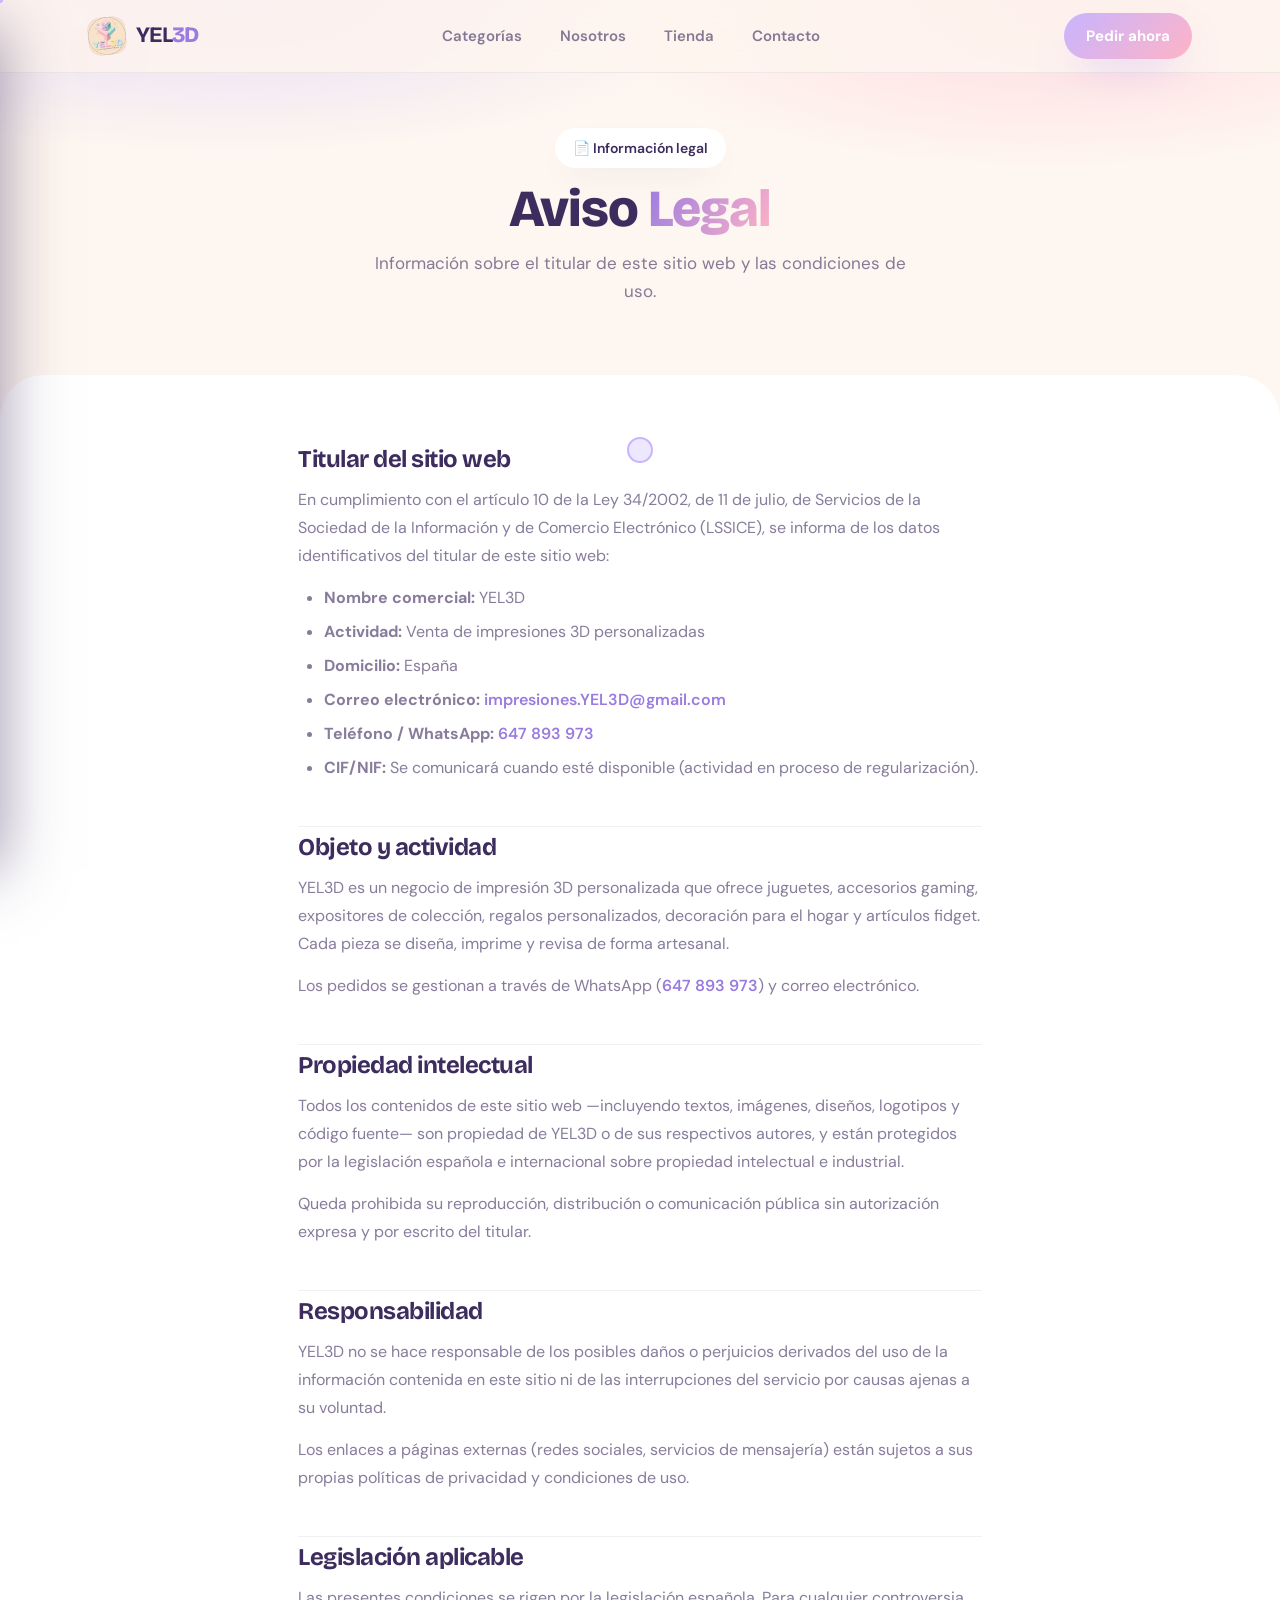
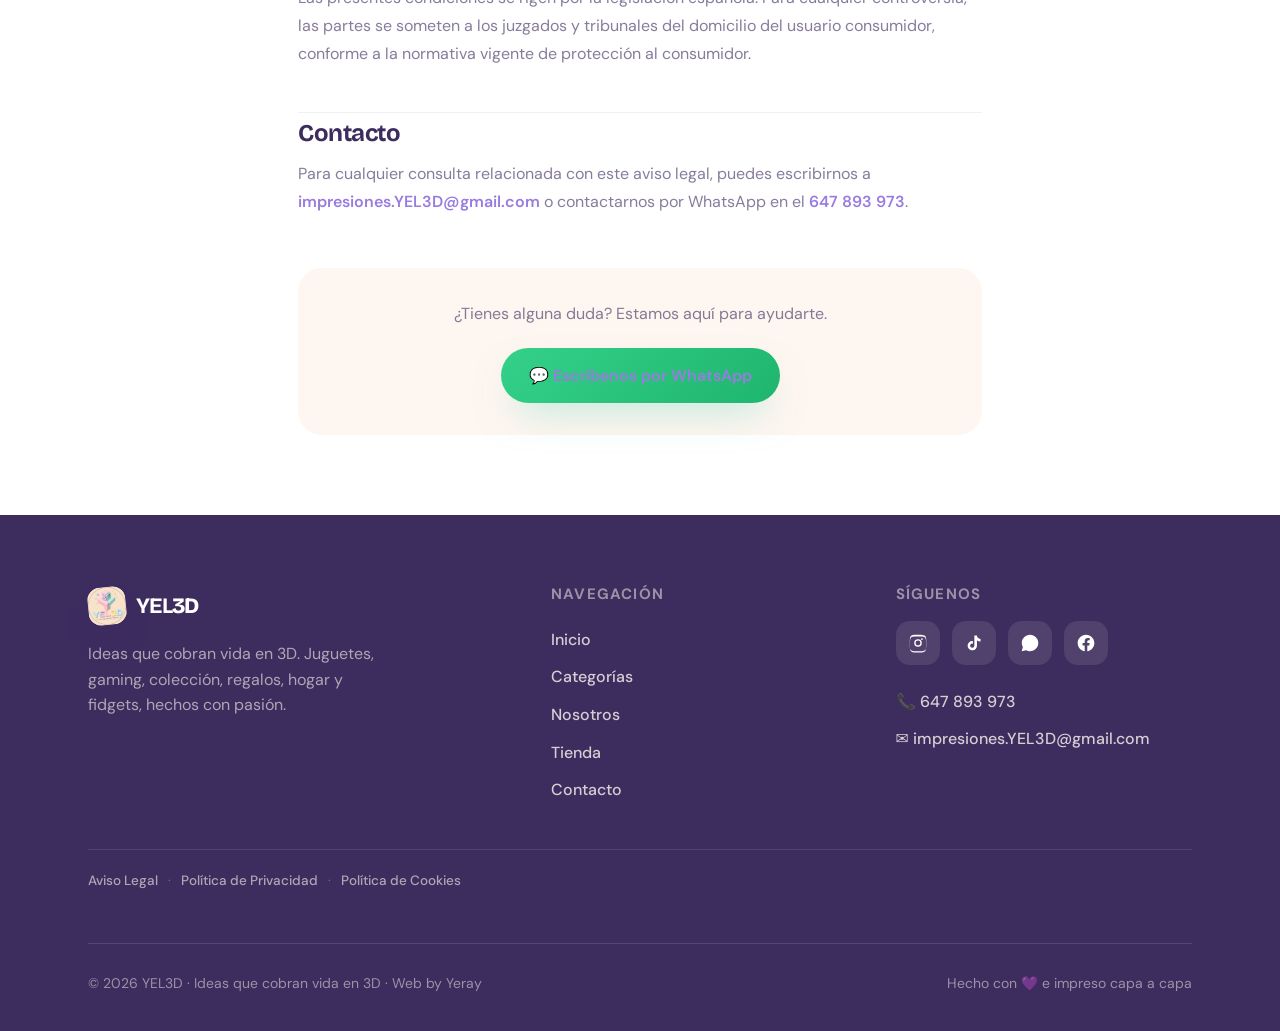
<file: aviso-legal.html>
﻿<!DOCTYPE html>
<html lang="es">
<head>
<meta charset="UTF-8">
<meta name="viewport" content="width=device-width, initial-scale=1">
<title>Aviso Legal | YEL3D — Impresiones 3D en España</title>
<meta name="description" content="Aviso legal de YEL3D: datos del titular, actividad de impresión 3D personalizada, propiedad intelectual y condiciones de uso del sitio web.">
<link rel="canonical" href="https://yeray06.github.io/yel3d/aviso-legal.html">
<meta name="robots" content="index, follow">
<meta name="theme-color" content="#C8B4FF">
<meta name="author" content="YEL3D">
<!-- Open Graph / Facebook -->
<meta property="og:type" content="website">
<meta property="og:site_name" content="YEL3D">
<meta property="og:locale" content="es_ES">
<meta property="og:title" content="Aviso Legal | YEL3D — Impresiones 3D en España">
<meta property="og:description" content="Aviso legal de YEL3D: datos del titular, actividad de impresión 3D personalizada, propiedad intelectual y condiciones de uso del sitio web.">
<meta property="og:url" content="https://yeray06.github.io/yel3d/aviso-legal.html">
<meta property="og:image" content="assets/og-image.png">
<meta property="og:image:width" content="1200">
<meta property="og:image:height" content="630">
<meta property="og:image:alt" content="Aviso Legal — YEL3D">
<!-- Twitter Card -->
<meta name="twitter:card" content="summary_large_image">
<meta name="twitter:title" content="Aviso Legal | YEL3D — Impresiones 3D en España">
<meta name="twitter:description" content="Aviso legal de YEL3D: datos del titular, actividad de impresión 3D personalizada, propiedad intelectual y condiciones de uso del sitio web.">
<meta name="twitter:image" content="assets/og-image.png">
<link rel="sitemap" type="application/xml" href="sitemap.xml">
<link rel="preconnect" href="https://fonts.googleapis.com">
<link rel="preconnect" href="https://fonts.gstatic.com" crossorigin>
<link href="https://fonts.googleapis.com/css2?family=Bricolage+Grotesque:opsz,wght@12..96,400;12..96,600;12..96,700;12..96,800&family=DM+Sans:wght@400;500;600;700&family=Pacifico&display=swap" rel="stylesheet"><style>
/* ============================================================
   YEL3D — Ideas que cobran vida en 3D
   Soft pastel 3D-toy design system
   ============================================================ */

:root{
  --cream:#FEF6F0;
  --cream-2:#FBEDE3;
  --dark:#3D2C5E;
  --dark-2:#2E2047;
  --pink:#FFB3C6;
  --lilac:#C8B4FF;
  --mint:#98E8D8;
  --yellow:#FFD97D;
  --blue:#A8D8F0;

  --ink:#3D2C5E;
  --ink-60:rgba(61,44,94,.62);
  --ink-45:rgba(61,44,94,.45);

  /* colored shadows */
  --sh-pink:0 18px 40px -16px rgba(255,120,160,.55);
  --sh-lilac:0 18px 40px -16px rgba(160,120,255,.5);
  --sh-mint:0 18px 40px -16px rgba(70,210,185,.5);
  --sh-yellow:0 18px 40px -16px rgba(240,190,70,.5);
  --sh-blue:0 18px 40px -16px rgba(90,180,230,.5);
  --sh-soft:0 14px 34px -18px rgba(61,44,94,.35);

  --r-sm:16px;
  --r-md:24px;
  --r-lg:32px;
  --r-xl:44px;

  --spring:cubic-bezier(.34,1.56,.64,1);
  --maxw:1200px;
}

*{box-sizing:border-box;margin:0;padding:0}
html{scroll-behavior:smooth}
body{
  font-family:"DM Sans",system-ui,sans-serif;
  background:var(--cream);
  color:var(--ink);
  line-height:1.6;
  font-weight:400;
  overflow-x:hidden;
  -webkit-font-smoothing:antialiased;
}
h1,h2,h3,h4,.display{font-family:"Bricolage Grotesque","DM Sans",sans-serif;line-height:1.04;letter-spacing:-.02em}
.script{font-family:"Pacifico",cursive;font-weight:400;letter-spacing:0}
img{display:block;max-width:100%}
a{color:inherit;text-decoration:none}
.wrap{width:100%;max-width:var(--maxw);margin:0 auto;padding:0 clamp(20px,5vw,48px)}
section{position:relative}

/* hide native cursor on desktop where custom cursor active */
body.cursor-on,body.cursor-on a,body.cursor-on button{cursor:none}

/* ============================== CURSOR ============================== */
.cursor{
  position:fixed;top:0;left:0;width:26px;height:26px;border-radius:50%;
  background:rgba(200,180,255,.30);
  border:2px solid var(--lilac);
  transform:translate(-50%,-50%);
  pointer-events:none;z-index:9999;
  transition:width .25s var(--spring),height .25s var(--spring),background .25s ease,border-color .25s ease;
  mix-blend-mode:normal;
}
.cursor.grow{width:54px;height:54px;background:rgba(255,179,198,.22);border-color:var(--pink)}
.cursor-dot{
  position:fixed;top:0;left:0;width:6px;height:6px;border-radius:50%;
  background:var(--lilac);transform:translate(-50%,-50%);pointer-events:none;z-index:9999;
}
@media (hover:none){.cursor,.cursor-dot{display:none!important}}

/* ============================== NAV ============================== */
.nav{
  position:fixed;top:0;left:0;right:0;z-index:200;
  backdrop-filter:blur(16px);-webkit-backdrop-filter:blur(16px);
  background:rgba(254,246,240,.82);
  border-bottom:1px solid rgba(61,44,94,.07);
  transition:box-shadow .3s ease,background .3s ease;
}
.nav.scrolled{box-shadow:0 8px 30px -20px rgba(61,44,94,.4)}
.nav-inner{display:flex;align-items:center;justify-content:space-between;height:72px}
.logo{display:flex;align-items:center;gap:10px;font-family:"Bricolage Grotesque";font-weight:800;font-size:22px;letter-spacing:-.03em}
.logo-mark{
  width:38px;height:38px;border-radius:13px;display:grid;place-items:center;
  background:linear-gradient(135deg,var(--lilac),var(--pink));
  box-shadow:var(--sh-lilac);font-size:18px;
  transform:rotate(-6deg);transition:transform .4s var(--spring);
}
.logo:hover .logo-mark{transform:rotate(6deg) scale(1.08)}
.logo b{color:var(--dark)}
.logo .em{color:#9a7be0}
.nav-links{display:flex;gap:6px;align-items:center}
.nav-links a{
  padding:9px 16px;border-radius:999px;font-weight:600;font-size:15px;color:var(--ink-60);
  transition:color .2s ease,background .2s ease;
}
.nav-links a:hover{color:var(--dark);background:rgba(200,180,255,.22)}
.nav-cta{
  font-weight:700;font-size:15px;color:#fff;padding:11px 22px;border-radius:999px;
  background:linear-gradient(135deg,var(--lilac),var(--pink));
  box-shadow:var(--sh-lilac);transition:transform .3s var(--spring),box-shadow .3s ease;
}
.nav-cta:hover{transform:scale(1.07);box-shadow:0 22px 44px -16px rgba(160,120,255,.7)}
.hamburger{display:none;flex-direction:column;gap:5px;background:none;border:0;padding:10px;border-radius:12px}
.hamburger span{width:24px;height:2.6px;border-radius:3px;background:var(--dark);transition:.3s}

/* mobile drawer */
.drawer-scrim{position:fixed;inset:0;background:rgba(61,44,94,.35);backdrop-filter:blur(3px);z-index:298;opacity:0;visibility:hidden;transition:.3s}
.drawer-scrim.open{opacity:1;visibility:visible}
.drawer{
  position:fixed;top:0;left:0;bottom:0;width:min(82vw,340px);z-index:299;
  background:var(--cream);padding:28px 26px;
  transform:translateX(-100%);transition:transform .35s ease-out;
  box-shadow:30px 0 60px -30px rgba(61,44,94,.5);display:flex;flex-direction:column;gap:6px;
}
.drawer.open{transform:translateX(0)}
.drawer-top{display:flex;justify-content:space-between;align-items:center;margin-bottom:24px}
.drawer-close{background:none;border:0;font-size:26px;line-height:1;color:var(--dark);padding:6px}
.drawer a{padding:14px 16px;border-radius:16px;font-weight:700;font-size:18px;font-family:"Bricolage Grotesque";transition:background .2s}
.drawer a:hover{background:rgba(200,180,255,.25)}
.drawer .nav-cta{margin-top:14px;text-align:center}

/* ============================== BUTTONS ============================== */
.btn{
  display:inline-flex;align-items:center;gap:10px;font-weight:700;font-size:16px;
  padding:15px 28px;border-radius:999px;border:0;cursor:pointer;
  font-family:"DM Sans",sans-serif;transition:transform .3s var(--spring),box-shadow .3s ease;
}
.btn:hover{transform:scale(1.07)}
.btn-primary{color:#fff;background:linear-gradient(135deg,var(--lilac),var(--pink));box-shadow:var(--sh-lilac)}
.btn-primary:hover{box-shadow:0 24px 46px -16px rgba(160,120,255,.7)}
.btn-outline{background:transparent;color:var(--dark);border:2.5px solid var(--dark);padding:12.5px 25.5px}
.btn-outline:hover{background:var(--dark);color:var(--cream)}
.btn-wa{color:#fff;background:linear-gradient(135deg,#34d18a,#1fb56e);box-shadow:var(--sh-mint)}
.btn-wa:hover{box-shadow:0 24px 46px -16px rgba(40,190,120,.7)}
.btn-sm{padding:11px 20px;font-size:14.5px}

.badge{
  display:inline-flex;align-items:center;gap:8px;font-weight:600;font-size:14px;
  padding:9px 18px;border-radius:999px;background:#fff;color:var(--dark);
  box-shadow:var(--sh-soft);
}

/* ============================== REVEAL ============================== */
.reveal{opacity:0;transform:translateY(32px);transition:opacity .7s ease,transform .7s var(--spring)}
.reveal.in{opacity:1;transform:none}
@media (prefers-reduced-motion:reduce){.reveal{opacity:1;transform:none;transition:none}}

/* section heading block */
.eyebrow{display:inline-block;font-weight:700;font-size:13px;letter-spacing:.16em;text-transform:uppercase;color:#9a7be0;margin-bottom:14px}
.h2{font-size:clamp(30px,5vw,46px);font-weight:800;letter-spacing:-.03em}
.sec-lead{max-width:560px;color:var(--ink-60);font-size:18px;margin-top:14px}
.center{text-align:center}
.center .sec-lead{margin-left:auto;margin-right:auto}

/* ============================== FOOTER ============================== */
.footer{background:var(--dark);color:var(--cream);padding:72px 0 36px}
.footer-grid{display:grid;grid-template-columns:1.4fr 1fr 1fr;gap:48px}
.footer .logo b,.footer .logo .em{color:#fff}
.footer-tag{color:rgba(254,246,240,.6);margin-top:16px;max-width:300px}
.footer h4{font-size:15px;letter-spacing:.08em;text-transform:uppercase;color:rgba(254,246,240,.5);margin-bottom:18px;font-family:"DM Sans";font-weight:700}
.footer-col a{display:block;color:rgba(254,246,240,.8);padding:6px 0;font-weight:500;transition:color .2s,transform .2s}
.footer-col a:hover{color:var(--pink);transform:translateX(4px)}
.footer-col .soc {
  display: grid;
  place-items: center;
  width: 44px;
  height: 44px;
  padding: 0;
  transform: none;
}
.footer-col .soc svg {
  width: 20px;
  height: 20px;
  fill: #fff;
  display: block;
}
.footer-social{display:flex;gap:12px;margin-top:6px}
.soc{
  width:44px;height:44px;border-radius:14px;display:grid;place-items:center;
  background:rgba(254,246,240,.1);transition:transform .3s var(--spring),background .3s;
}
.soc:hover{transform:translateY(-4px) scale(1.05);background:rgba(254,246,240,.2)}
.soc svg{width:20px;height:20px;fill:#fff}
.footer-bottom{border-top:1px solid rgba(254,246,240,.12);margin-top:52px;padding-top:28px;display:flex;justify-content:space-between;flex-wrap:wrap;gap:12px;color:rgba(254,246,240,.5);font-size:14px}

@media (max-width:860px){
  .nav-links{display:none}
  .nav .nav-cta{display:none}
  .hamburger{display:flex}
  .footer-grid{grid-template-columns:1fr;gap:36px}
}

/* ===== FIX: footer social icons hover (specificity 0,3,1 beats 0,2,1) ===== */
.footer .footer-col .soc:hover{transform:translateY(-4px) scale(1.05);background:rgba(254,246,240,.22);color:rgba(254,246,240,.8)}
/* ===== Footer legal links ===== */
.footer-legal{display:flex;gap:10px;align-items:center;flex-wrap:wrap;color:rgba(254,246,240,.5);font-size:13.5px;padding-top:20px;margin-top:40px;border-top:1px solid rgba(254,246,240,.1)}
.footer-legal a{color:rgba(254,246,240,.6);font-weight:500;transition:color .2s;display:inline;padding:0;transform:none!important}
.footer-legal a:hover{color:var(--pink);transform:none!important}
.footer-legal span{color:rgba(254,246,240,.3)}
/* ===== Legal pages ===== */
.legal-head{padding:128px 0 60px;text-align:center;position:relative;overflow:hidden}
.legal-head::before{content:"";position:absolute;inset:0;z-index:-1;
  background:radial-gradient(55% 60% at 18% 0%,rgba(200,180,255,.4),transparent 70%),
    radial-gradient(50% 60% at 82% 4%,rgba(255,179,198,.38),transparent 70%)}
.legal-head h1{font-size:clamp(34px,5.5vw,52px);font-weight:800;margin:14px 0 0}
.legal-head h1 .grad{background:linear-gradient(120deg,#9a7be0,var(--pink));-webkit-background-clip:text;background-clip:text;color:transparent}
.legal-head p{color:var(--ink-60);font-size:17px;max-width:540px;margin:14px auto 0}
.legal-body{background:#fff;border-radius:var(--r-xl) var(--r-xl) 0 0;padding:72px 0 80px;margin-top:10px}
.legal-content{max-width:780px;margin:0 auto;padding:0 clamp(20px,5vw,48px)}
.legal-content h2{font-size:24px;font-weight:700;margin:44px 0 14px;color:var(--dark);padding-top:8px;border-top:1px solid rgba(61,44,94,.07)}
.legal-content h2:first-child{margin-top:0;border-top:none;padding-top:0}
.legal-content p{color:var(--ink-60);font-size:16px;margin-bottom:14px;line-height:1.75}
.legal-content ul{color:var(--ink-60);font-size:16px;margin:0 0 16px 26px;line-height:1.75}
.legal-content li{margin-bottom:6px}
.legal-content table{width:100%;border-collapse:collapse;margin:16px 0 24px;font-size:14.5px}
.legal-content th{background:var(--cream);color:var(--dark);font-weight:700;padding:12px 16px;text-align:left;border-bottom:2px solid rgba(61,44,94,.1)}
.legal-content td{padding:10px 16px;color:var(--ink-60);border-bottom:1px solid rgba(61,44,94,.06);vertical-align:top}
.legal-content a{color:#9a7be0;font-weight:600}
.legal-content a:hover{color:var(--pink)}
.legal-content .cta-box{background:var(--cream);border-radius:var(--r-md);padding:32px;margin-top:52px;text-align:center}
.legal-content .cta-box p{color:var(--ink-60);margin-bottom:20px}
@media(max-width:540px){.legal-head{padding-top:108px}}
</style>
</head>
<body>
<nav class="nav">
  <div class="wrap nav-inner">
    <a href="index.html" class="logo"><img class="logo-mark" src="assets/logo.png" alt="YEL3D" style="object-fit:contain"><span><b>YEL</b><span class="em">3D</span></span></a>
    <div class="nav-links">
      <a href="index.html#categorias">Categorías</a>
      <a href="index.html#nosotros">Nosotros</a>
      <a href="tienda.html">Tienda</a>
      <a href="index.html#contacto">Contacto</a>
    </div>
    <a href="https://wa.me/34647893973" target="_blank" rel="noopener" class="nav-cta">Pedir ahora</a>
    <button class="hamburger" id="hamburger" aria-label="Abrir menú"><span></span><span></span><span></span></button>
  </div>
</nav>
<div class="drawer-scrim" id="scrim"></div>
<aside class="drawer" id="drawer">
  <div class="drawer-top">
    <span class="logo"><img class="logo-mark" src="assets/logo.png" alt="YEL3D" style="object-fit:contain"><span><b>YEL</b><span class="em">3D</span></span></span>
    <button class="drawer-close" id="drawerClose" aria-label="Cerrar">×</button>
  </div>
  <a href="index.html#categorias">Categorías</a>
  <a href="index.html#nosotros">Nosotros</a>
  <a href="tienda.html">Tienda</a>
  <a href="index.html#contacto">Contacto</a>
  <a href="https://wa.me/34647893973" target="_blank" rel="noopener" class="nav-cta">Pedir ahora</a>
</aside>
<header class="legal-head">
  <div class="wrap">
    <span class="badge">📄 Información legal</span>
    <h1>Aviso <span class="grad">Legal</span></h1>
    <p>Información sobre el titular de este sitio web y las condiciones de uso.</p>
  </div>
</header>
<section class="legal-body">
  <div class="legal-content">

    <h2>Titular del sitio web</h2>
    <p>En cumplimiento con el artículo 10 de la Ley 34/2002, de 11 de julio, de Servicios de la Sociedad de la Información y de Comercio Electrónico (LSSICE), se informa de los datos identificativos del titular de este sitio web:</p>
    <ul>
      <li><strong>Nombre comercial:</strong> YEL3D</li>
      <li><strong>Actividad:</strong> Venta de impresiones 3D personalizadas</li>
      <li><strong>Domicilio:</strong> España</li>
      <li><strong>Correo electrónico:</strong> <a href="mailto:impresiones.YEL3D@gmail.com">impresiones.YEL3D@gmail.com</a></li>
      <li><strong>Teléfono / WhatsApp:</strong> <a href="tel:647893973">647 893 973</a></li>
      <li><strong>CIF/NIF:</strong> Se comunicará cuando esté disponible (actividad en proceso de regularización).</li>
    </ul>

    <h2>Objeto y actividad</h2>
    <p>YEL3D es un negocio de impresión 3D personalizada que ofrece juguetes, accesorios gaming, expositores de colección, regalos personalizados, decoración para el hogar y artículos fidget. Cada pieza se diseña, imprime y revisa de forma artesanal.</p>
    <p>Los pedidos se gestionan a través de WhatsApp (<a href="https://wa.me/34647893973" target="_blank" rel="noopener">647 893 973</a>) y correo electrónico.</p>

    <h2>Propiedad intelectual</h2>
    <p>Todos los contenidos de este sitio web —incluyendo textos, imágenes, diseños, logotipos y código fuente— son propiedad de YEL3D o de sus respectivos autores, y están protegidos por la legislación española e internacional sobre propiedad intelectual e industrial.</p>
    <p>Queda prohibida su reproducción, distribución o comunicación pública sin autorización expresa y por escrito del titular.</p>

    <h2>Responsabilidad</h2>
    <p>YEL3D no se hace responsable de los posibles daños o perjuicios derivados del uso de la información contenida en este sitio ni de las interrupciones del servicio por causas ajenas a su voluntad.</p>
    <p>Los enlaces a páginas externas (redes sociales, servicios de mensajería) están sujetos a sus propias políticas de privacidad y condiciones de uso.</p>

    <h2>Legislación aplicable</h2>
    <p>Las presentes condiciones se rigen por la legislación española. Para cualquier controversia, las partes se someten a los juzgados y tribunales del domicilio del usuario consumidor, conforme a la normativa vigente de protección al consumidor.</p>

    <h2>Contacto</h2>
    <p>Para cualquier consulta relacionada con este aviso legal, puedes escribirnos a <a href="mailto:impresiones.YEL3D@gmail.com">impresiones.YEL3D@gmail.com</a> o contactarnos por WhatsApp en el <a href="https://wa.me/34647893973" target="_blank" rel="noopener">647 893 973</a>.</p>

    <div class="cta-box">
      <p>¿Tienes alguna duda? Estamos aquí para ayudarte.</p>
      <a href="https://wa.me/34647893973" target="_blank" rel="noopener" class="btn btn-wa">💬 Escríbenos por WhatsApp</a>
    </div>

  </div>
</section>
<footer class="footer">
  <div class="wrap">
    <div class="footer-grid">
      <div>
        <span class="logo"><img class="logo-mark" src="assets/logo.png" alt="YEL3D" style="object-fit:contain"><span><b>YEL</b><span class="em">3D</span></span></span>
        <p class="footer-tag">Ideas que cobran vida en 3D. Juguetes, gaming, colección, regalos, hogar y fidgets, hechos con pasión.</p>
      </div>
      <div class="footer-col">
        <h4>Navegación</h4>
        <a href="index.html">Inicio</a>
        <a href="index.html#categorias">Categorías</a>
        <a href="index.html#nosotros">Nosotros</a>
        <a href="tienda.html">Tienda</a>
        <a href="index.html#contacto">Contacto</a>
      </div>
      <div class="footer-col">
        <h4>Síguenos</h4>
        <div class="footer-social">
          <a href="https://www.instagram.com/impresiones.yel3d" target="_blank" rel="noopener" class="soc" aria-label="Instagram"><svg viewBox="0 0 24 24"><path d="M12 2.2c3.2 0 3.6 0 4.9.07 1.17.05 1.8.25 2.23.41.56.22.96.48 1.38.9.42.42.68.82.9 1.38.16.42.36 1.06.41 2.23.06 1.27.07 1.65.07 4.86s0 3.6-.07 4.86c-.05 1.17-.25 1.8-.41 2.23-.22.56-.48.96-.9 1.38-.42.42-.82.68-1.38.9-.42.16-1.06.36-2.23.41-1.27.06-1.65.07-4.9.07s-3.6 0-4.86-.07c-1.17-.05-1.8-.25-2.23-.41a3.7 3.7 0 0 1-1.38-.9 3.7 3.7 0 0 1-.9-1.38c-.16-.42-.36-1.06-.41-2.23C2.21 15.6 2.2 15.2 2.2 12s0-3.6.07-4.86c.05-1.17.25-1.8.41-2.23.22-.56.48-.96.9-1.38.42-.42.82-.68 1.38-.9.42-.16 1.06-.36 2.23-.41C8.46 2.21 8.84 2.2 12 2.2Zm0 1.95c-3.15 0-3.5.01-4.74.07-1.14.05-1.76.24-2.17.4-.55.22-.94.47-1.35.88-.41.41-.66.8-.88 1.35-.16.41-.35 1.03-.4 2.17-.06 1.24-.07 1.6-.07 4.74s.01 3.5.07 4.74c.05 1.14.24 1.76.4 2.17.22.55.47.94.88 1.35.41.41.8.66 1.35.88.41.16 1.03.35 2.17.4 1.24.06 1.6.07 4.74.07s3.5-.01 4.74-.07c1.14-.05 1.76-.24 2.17-.4.55-.22.94-.47 1.35-.88.41-.41.66-.8.88-1.35.16-.41.35-1.03.4-2.17.06-1.24.07-1.6.07-4.74s-.01-3.5-.07-4.74c-.05-1.14-.24-1.76-.4-2.17a3.6 3.6 0 0 0-.88-1.35 3.6 3.6 0 0 0-1.35-.88c-.41-.16-1.03-.35-2.17-.4-1.24-.06-1.6-.07-4.74-.07Zm0 3.32a4.53 4.53 0 1 1 0 9.06 4.53 4.53 0 0 1 0-9.06Zm0 7.47a2.94 2.94 0 1 0 0-5.88 2.94 2.94 0 0 0 0 5.88Zm5.77-7.67a1.06 1.06 0 1 1-2.12 0 1.06 1.06 0 0 1 2.12 0Z"/></svg></a>
          <a href="https://www.tiktok.com/@yel3d" target="_blank" rel="noopener" class="soc" aria-label="TikTok"><svg viewBox="0 0 24 24"><path d="M16.6 5.82a4.28 4.28 0 0 1-1.07-2.82h-3.1v12.3a2.49 2.49 0 0 1-2.49 2.4 2.49 2.49 0 1 1 .75-4.86V9.66a5.62 5.62 0 0 0-.75-.05A5.62 5.62 0 1 0 15.56 15V8.9a7.34 7.34 0 0 0 4.29 1.37V7.17a4.3 4.3 0 0 1-3.25-1.35Z"/></svg></a>
          <a href="https://wa.me/34647893973" target="_blank" rel="noopener" class="soc" aria-label="WhatsApp"><svg viewBox="0 0 24 24"><path d="M12.04 2C6.58 2 2.13 6.45 2.13 11.9c0 1.75.46 3.45 1.32 4.95L2 22l5.3-1.39a9.9 9.9 0 0 0 4.74 1.2h.01c5.46 0 9.9-4.45 9.9-9.9C21.95 6.45 17.5 2 12.04 2Zm4.5 11.91c-.25-.12-1.46-.72-1.68-.8-.23-.09-.39-.12-.56.12-.16.25-.64.8-.78.97-.15.16-.29.18-.54.06-.25-.12-1.04-.38-1.98-1.22-.73-.65-1.23-1.46-1.37-1.7-.14-.25-.02-.38.11-.5.11-.11.25-.29.37-.43.13-.15.17-.25.25-.42.08-.16.04-.31-.02-.43-.06-.12-.56-1.34-.76-1.84-.2-.48-.4-.41-.56-.42h-.48c-.16 0-.43.06-.65.31-.22.25-.86.84-.86 2.06 0 1.21.88 2.38 1 2.55.12.16 1.73 2.64 4.2 3.7.59.25 1.04.4 1.4.52.59.18 1.12.16 1.54.1.47-.07 1.46-.6 1.66-1.18.21-.58.21-1.07.14-1.18-.06-.1-.22-.16-.47-.28Z"/></svg></a>
          <a href="https://www.facebook.com/share/1EE1cpjG7h/" target="_blank" rel="noopener" class="soc" aria-label="Facebook"><svg viewBox="0 0 24 24"><path d="M22 12.06C22 6.5 17.52 2 12 2S2 6.5 2 12.06c0 5 3.66 9.15 8.44 9.94v-7.03H7.9v-2.9h2.54V9.85c0-2.52 1.5-3.9 3.77-3.9 1.1 0 2.24.2 2.24.2v2.46h-1.26c-1.24 0-1.63.78-1.63 1.57v1.88h2.78l-.44 2.9h-2.34V22c4.78-.79 8.44-4.94 8.44-9.94Z"/></svg></a>        </div>
        <a href="tel:647893973" style="margin-top:18px;display:block;color:rgba(254,246,240,.8)">📞 647 893 973</a>
        <a href="mailto:impresiones.YEL3D@gmail.com" style="color:rgba(254,246,240,.8)">✉️ impresiones.YEL3D@gmail.com</a>
      </div>
    </div>
    <div class="footer-legal">
      <a href="aviso-legal.html">Aviso Legal</a>
      <span>·</span>
      <a href="privacidad.html">Política de Privacidad</a>
      <span>·</span>
      <a href="cookies.html">Política de Cookies</a>
    </div>
    <div class="footer-bottom">
      <span>© 2026 YEL3D · Ideas que cobran vida en 3D · Web by Yeray</span>
      <span>Hecho con 💜 e impreso capa a capa</span>
    </div>
  </div>
</footer>
<script>
/* ============================================================
   YEL3D — interactions
   ============================================================ */
(function(){
  "use strict";
  const reduce = window.matchMedia('(prefers-reduced-motion:reduce)').matches;
  const fine   = window.matchMedia('(hover:hover) and (pointer:fine)').matches;

  /* ---------- NAV scroll state ---------- */
  const nav = document.querySelector('.nav');
  const onScroll = ()=>{ if(nav) nav.classList.toggle('scrolled', window.scrollY>14); };
  onScroll(); window.addEventListener('scroll', onScroll, {passive:true});

  /* ---------- Mobile drawer ---------- */
  const drawer = document.getElementById('drawer');
  const scrim  = document.getElementById('scrim');
  const openBtn= document.getElementById('hamburger');
  const closeBtn=document.getElementById('drawerClose');
  const setDrawer=(open)=>{
    if(!drawer) return;
    drawer.classList.toggle('open',open);
    scrim.classList.toggle('open',open);
    document.body.style.overflow = open?'hidden':'';
  };
  openBtn && openBtn.addEventListener('click',()=>setDrawer(true));
  closeBtn&& closeBtn.addEventListener('click',()=>setDrawer(false));
  scrim   && scrim.addEventListener('click',()=>setDrawer(false));
  drawer  && drawer.querySelectorAll('a').forEach(a=>a.addEventListener('click',()=>setDrawer(false)));

  /* ---------- Scroll reveal (stagger children) ---------- */
  const io = new IntersectionObserver((entries)=>{
    entries.forEach(e=>{
      if(e.isIntersecting){ e.target.classList.add('in'); io.unobserve(e.target); }
    });
  },{threshold:0.12, rootMargin:'0px 0px -8% 0px'});

  document.querySelectorAll('[data-reveal-group]').forEach(group=>{
    [...group.children].forEach((child,i)=>{
      child.classList.add('reveal');
      child.style.transitionDelay = Math.min(i*0.09,0.7)+'s';
      io.observe(child);
    });
  });
  document.querySelectorAll('.reveal:not([data-reveal-group] > *)').forEach(el=>io.observe(el));

  /* ---------- Custom cursor (lerp) ---------- */
  if(fine && !reduce){
    document.body.classList.add('cursor-on');
    const ring=document.createElement('div'); ring.className='cursor';
    const dot =document.createElement('div'); dot.className='cursor-dot';
    document.body.append(ring,dot);
    let mx=innerWidth/2,my=innerHeight/2,rx=mx,ry=my;
    addEventListener('mousemove',e=>{mx=e.clientX;my=e.clientY;dot.style.transform=`translate(${mx}px,${my}px) translate(-50%,-50%)`;});
    (function loop(){
      rx+=(mx-rx)*0.15; ry+=(my-ry)*0.15;
      ring.style.transform=`translate(${rx}px,${ry}px) translate(-50%,-50%)`;
      requestAnimationFrame(loop);
    })();
    const grow=()=>ring.classList.add('grow'), shrink=()=>ring.classList.remove('grow');
    const bind=()=>document.querySelectorAll('a,button,.card,.cat-card,.prod-card,.soc,.pill').forEach(el=>{
      el.addEventListener('mouseenter',grow); el.addEventListener('mouseleave',shrink);
    });
    bind(); window.__yelBindCursor=bind;
  }

  /* ---------- Hero particle field ---------- */
  const field=document.getElementById('particles');
  if(field && !reduce){
    const glyphs=['⭐','💜','💛','💗','🌸','✨','🔷','🟣','💎','🩷'];
    const N=20;
    for(let i=0;i<N;i++){
      const s=document.createElement('span');
      s.className='particle';
      s.textContent=glyphs[Math.floor(Math.random()*glyphs.length)];
      const size=14+Math.random()*26;
      s.style.left=Math.random()*100+'%';
      s.style.top=Math.random()*100+'%';
      s.style.fontSize=size+'px';
      s.style.opacity=(0.35+Math.random()*0.5).toFixed(2);
      const dur=(4+Math.random()*5).toFixed(2);
      s.style.animationDuration=dur+'s';
      s.style.animationDelay=(-Math.random()*dur)+'s';
      s.style.setProperty('--drift',(Math.random()*40-20).toFixed(0)+'px');
      s.style.setProperty('--rot',(Math.random()*60-30).toFixed(0)+'deg');
      field.appendChild(s);
    }
  }
})();

</script>
<script type="application/ld+json">
{
  "@context": "https://schema.org",
  "@type": "WebPage",
  "name": "Aviso Legal",
  "url": "https://yeray06.github.io/yel3d/aviso-legal.html",
  "isPartOf": {"@id": "https://yeray06.github.io/yel3d/#website"},
  "breadcrumb": {
    "@type": "BreadcrumbList",
    "itemListElement": [
      {"@type":"ListItem","position":1,"name":"Inicio","item":"https://yeray06.github.io/yel3d/"},
      {"@type":"ListItem","position":2,"name":"Aviso Legal","item":"https://yeray06.github.io/yel3d/aviso-legal.html"}
    ]
  }
}
</script>
</body>
</html>
</file>
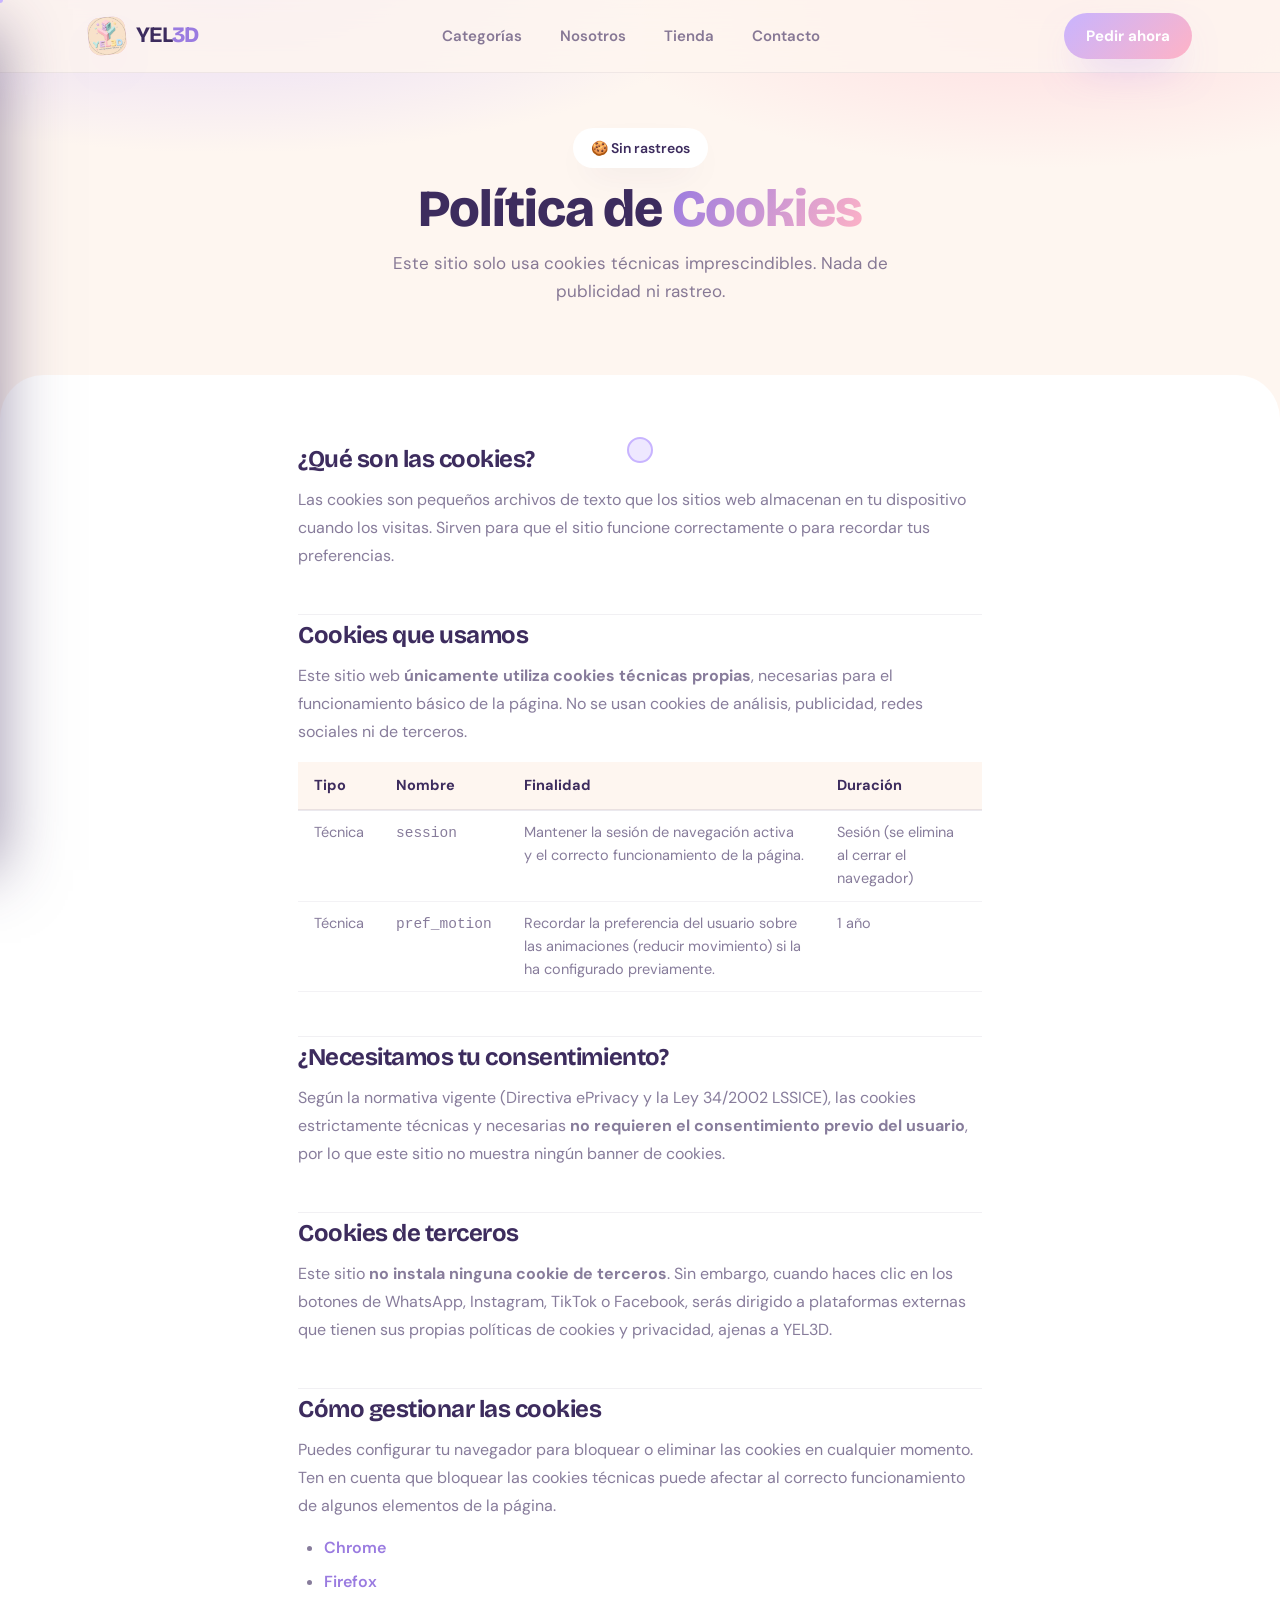
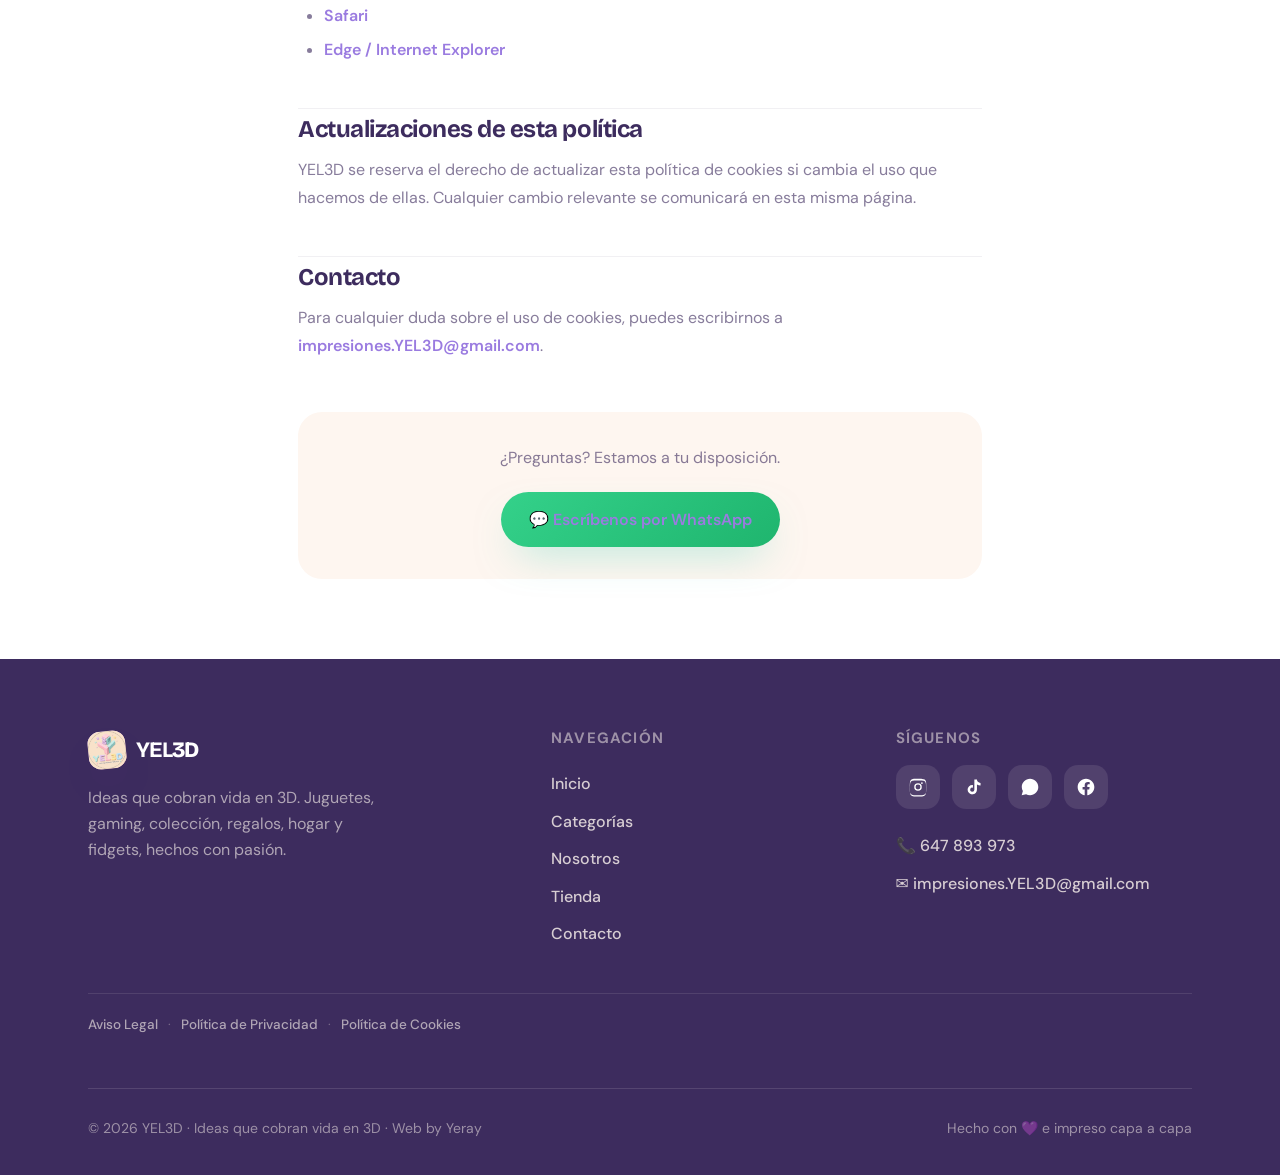
<file: cookies.html>
﻿<!DOCTYPE html>
<html lang="es">
<head>
<meta charset="UTF-8">
<meta name="viewport" content="width=device-width, initial-scale=1">
<title>Política de Cookies | YEL3D — Impresiones 3D en España</title>
<meta name="description" content="Política de cookies de YEL3D. Solo usamos cookies técnicas propias, sin publicidad ni rastreo. Sin banner necesario. Información completa sobre las cookies del sitio.">
<link rel="canonical" href="https://yeray06.github.io/yel3d/cookies.html">
<meta name="robots" content="index, follow">
<meta name="theme-color" content="#C8B4FF">
<meta name="author" content="YEL3D">
<!-- Open Graph / Facebook -->
<meta property="og:type" content="website">
<meta property="og:site_name" content="YEL3D">
<meta property="og:locale" content="es_ES">
<meta property="og:title" content="Política de Cookies | YEL3D — Impresiones 3D en España">
<meta property="og:description" content="Política de cookies de YEL3D. Solo usamos cookies técnicas propias, sin publicidad ni rastreo. Sin banner necesario. Información completa sobre las cookies del sitio.">
<meta property="og:url" content="https://yeray06.github.io/yel3d/cookies.html">
<meta property="og:image" content="assets/og-image.png">
<meta property="og:image:width" content="1200">
<meta property="og:image:height" content="630">
<meta property="og:image:alt" content="Política de Cookies — YEL3D">
<!-- Twitter Card -->
<meta name="twitter:card" content="summary_large_image">
<meta name="twitter:title" content="Política de Cookies | YEL3D — Impresiones 3D en España">
<meta name="twitter:description" content="Política de cookies de YEL3D. Solo usamos cookies técnicas propias, sin publicidad ni rastreo. Sin banner necesario. Información completa sobre las cookies del sitio.">
<meta name="twitter:image" content="assets/og-image.png">
<link rel="sitemap" type="application/xml" href="sitemap.xml">
<link rel="preconnect" href="https://fonts.googleapis.com">
<link rel="preconnect" href="https://fonts.gstatic.com" crossorigin>
<link href="https://fonts.googleapis.com/css2?family=Bricolage+Grotesque:opsz,wght@12..96,400;12..96,600;12..96,700;12..96,800&family=DM+Sans:wght@400;500;600;700&family=Pacifico&display=swap" rel="stylesheet"><style>
/* ============================================================
   YEL3D — Ideas que cobran vida en 3D
   Soft pastel 3D-toy design system
   ============================================================ */

:root{
  --cream:#FEF6F0;
  --cream-2:#FBEDE3;
  --dark:#3D2C5E;
  --dark-2:#2E2047;
  --pink:#FFB3C6;
  --lilac:#C8B4FF;
  --mint:#98E8D8;
  --yellow:#FFD97D;
  --blue:#A8D8F0;

  --ink:#3D2C5E;
  --ink-60:rgba(61,44,94,.62);
  --ink-45:rgba(61,44,94,.45);

  /* colored shadows */
  --sh-pink:0 18px 40px -16px rgba(255,120,160,.55);
  --sh-lilac:0 18px 40px -16px rgba(160,120,255,.5);
  --sh-mint:0 18px 40px -16px rgba(70,210,185,.5);
  --sh-yellow:0 18px 40px -16px rgba(240,190,70,.5);
  --sh-blue:0 18px 40px -16px rgba(90,180,230,.5);
  --sh-soft:0 14px 34px -18px rgba(61,44,94,.35);

  --r-sm:16px;
  --r-md:24px;
  --r-lg:32px;
  --r-xl:44px;

  --spring:cubic-bezier(.34,1.56,.64,1);
  --maxw:1200px;
}

*{box-sizing:border-box;margin:0;padding:0}
html{scroll-behavior:smooth}
body{
  font-family:"DM Sans",system-ui,sans-serif;
  background:var(--cream);
  color:var(--ink);
  line-height:1.6;
  font-weight:400;
  overflow-x:hidden;
  -webkit-font-smoothing:antialiased;
}
h1,h2,h3,h4,.display{font-family:"Bricolage Grotesque","DM Sans",sans-serif;line-height:1.04;letter-spacing:-.02em}
.script{font-family:"Pacifico",cursive;font-weight:400;letter-spacing:0}
img{display:block;max-width:100%}
a{color:inherit;text-decoration:none}
.wrap{width:100%;max-width:var(--maxw);margin:0 auto;padding:0 clamp(20px,5vw,48px)}
section{position:relative}

/* hide native cursor on desktop where custom cursor active */
body.cursor-on,body.cursor-on a,body.cursor-on button{cursor:none}

/* ============================== CURSOR ============================== */
.cursor{
  position:fixed;top:0;left:0;width:26px;height:26px;border-radius:50%;
  background:rgba(200,180,255,.30);
  border:2px solid var(--lilac);
  transform:translate(-50%,-50%);
  pointer-events:none;z-index:9999;
  transition:width .25s var(--spring),height .25s var(--spring),background .25s ease,border-color .25s ease;
  mix-blend-mode:normal;
}
.cursor.grow{width:54px;height:54px;background:rgba(255,179,198,.22);border-color:var(--pink)}
.cursor-dot{
  position:fixed;top:0;left:0;width:6px;height:6px;border-radius:50%;
  background:var(--lilac);transform:translate(-50%,-50%);pointer-events:none;z-index:9999;
}
@media (hover:none){.cursor,.cursor-dot{display:none!important}}

/* ============================== NAV ============================== */
.nav{
  position:fixed;top:0;left:0;right:0;z-index:200;
  backdrop-filter:blur(16px);-webkit-backdrop-filter:blur(16px);
  background:rgba(254,246,240,.82);
  border-bottom:1px solid rgba(61,44,94,.07);
  transition:box-shadow .3s ease,background .3s ease;
}
.nav.scrolled{box-shadow:0 8px 30px -20px rgba(61,44,94,.4)}
.nav-inner{display:flex;align-items:center;justify-content:space-between;height:72px}
.logo{display:flex;align-items:center;gap:10px;font-family:"Bricolage Grotesque";font-weight:800;font-size:22px;letter-spacing:-.03em}
.logo-mark{
  width:38px;height:38px;border-radius:13px;display:grid;place-items:center;
  background:linear-gradient(135deg,var(--lilac),var(--pink));
  box-shadow:var(--sh-lilac);font-size:18px;
  transform:rotate(-6deg);transition:transform .4s var(--spring);
}
.logo:hover .logo-mark{transform:rotate(6deg) scale(1.08)}
.logo b{color:var(--dark)}
.logo .em{color:#9a7be0}
.nav-links{display:flex;gap:6px;align-items:center}
.nav-links a{
  padding:9px 16px;border-radius:999px;font-weight:600;font-size:15px;color:var(--ink-60);
  transition:color .2s ease,background .2s ease;
}
.nav-links a:hover{color:var(--dark);background:rgba(200,180,255,.22)}
.nav-cta{
  font-weight:700;font-size:15px;color:#fff;padding:11px 22px;border-radius:999px;
  background:linear-gradient(135deg,var(--lilac),var(--pink));
  box-shadow:var(--sh-lilac);transition:transform .3s var(--spring),box-shadow .3s ease;
}
.nav-cta:hover{transform:scale(1.07);box-shadow:0 22px 44px -16px rgba(160,120,255,.7)}
.hamburger{display:none;flex-direction:column;gap:5px;background:none;border:0;padding:10px;border-radius:12px}
.hamburger span{width:24px;height:2.6px;border-radius:3px;background:var(--dark);transition:.3s}

/* mobile drawer */
.drawer-scrim{position:fixed;inset:0;background:rgba(61,44,94,.35);backdrop-filter:blur(3px);z-index:298;opacity:0;visibility:hidden;transition:.3s}
.drawer-scrim.open{opacity:1;visibility:visible}
.drawer{
  position:fixed;top:0;left:0;bottom:0;width:min(82vw,340px);z-index:299;
  background:var(--cream);padding:28px 26px;
  transform:translateX(-100%);transition:transform .35s ease-out;
  box-shadow:30px 0 60px -30px rgba(61,44,94,.5);display:flex;flex-direction:column;gap:6px;
}
.drawer.open{transform:translateX(0)}
.drawer-top{display:flex;justify-content:space-between;align-items:center;margin-bottom:24px}
.drawer-close{background:none;border:0;font-size:26px;line-height:1;color:var(--dark);padding:6px}
.drawer a{padding:14px 16px;border-radius:16px;font-weight:700;font-size:18px;font-family:"Bricolage Grotesque";transition:background .2s}
.drawer a:hover{background:rgba(200,180,255,.25)}
.drawer .nav-cta{margin-top:14px;text-align:center}

/* ============================== BUTTONS ============================== */
.btn{
  display:inline-flex;align-items:center;gap:10px;font-weight:700;font-size:16px;
  padding:15px 28px;border-radius:999px;border:0;cursor:pointer;
  font-family:"DM Sans",sans-serif;transition:transform .3s var(--spring),box-shadow .3s ease;
}
.btn:hover{transform:scale(1.07)}
.btn-primary{color:#fff;background:linear-gradient(135deg,var(--lilac),var(--pink));box-shadow:var(--sh-lilac)}
.btn-primary:hover{box-shadow:0 24px 46px -16px rgba(160,120,255,.7)}
.btn-outline{background:transparent;color:var(--dark);border:2.5px solid var(--dark);padding:12.5px 25.5px}
.btn-outline:hover{background:var(--dark);color:var(--cream)}
.btn-wa{color:#fff;background:linear-gradient(135deg,#34d18a,#1fb56e);box-shadow:var(--sh-mint)}
.btn-wa:hover{box-shadow:0 24px 46px -16px rgba(40,190,120,.7)}
.btn-sm{padding:11px 20px;font-size:14.5px}

.badge{
  display:inline-flex;align-items:center;gap:8px;font-weight:600;font-size:14px;
  padding:9px 18px;border-radius:999px;background:#fff;color:var(--dark);
  box-shadow:var(--sh-soft);
}

/* ============================== REVEAL ============================== */
.reveal{opacity:0;transform:translateY(32px);transition:opacity .7s ease,transform .7s var(--spring)}
.reveal.in{opacity:1;transform:none}
@media (prefers-reduced-motion:reduce){.reveal{opacity:1;transform:none;transition:none}}

/* section heading block */
.eyebrow{display:inline-block;font-weight:700;font-size:13px;letter-spacing:.16em;text-transform:uppercase;color:#9a7be0;margin-bottom:14px}
.h2{font-size:clamp(30px,5vw,46px);font-weight:800;letter-spacing:-.03em}
.sec-lead{max-width:560px;color:var(--ink-60);font-size:18px;margin-top:14px}
.center{text-align:center}
.center .sec-lead{margin-left:auto;margin-right:auto}

/* ============================== FOOTER ============================== */
.footer{background:var(--dark);color:var(--cream);padding:72px 0 36px}
.footer-grid{display:grid;grid-template-columns:1.4fr 1fr 1fr;gap:48px}
.footer .logo b,.footer .logo .em{color:#fff}
.footer-tag{color:rgba(254,246,240,.6);margin-top:16px;max-width:300px}
.footer h4{font-size:15px;letter-spacing:.08em;text-transform:uppercase;color:rgba(254,246,240,.5);margin-bottom:18px;font-family:"DM Sans";font-weight:700}
.footer-col a{display:block;color:rgba(254,246,240,.8);padding:6px 0;font-weight:500;transition:color .2s,transform .2s}
.footer-col a:hover{color:var(--pink);transform:translateX(4px)}
.footer-col .soc {
  display: grid;
  place-items: center;
  width: 44px;
  height: 44px;
  padding: 0;
  transform: none;
}
.footer-col .soc svg {
  width: 20px;
  height: 20px;
  fill: #fff;
  display: block;
}
.footer-social{display:flex;gap:12px;margin-top:6px}
.soc{
  width:44px;height:44px;border-radius:14px;display:grid;place-items:center;
  background:rgba(254,246,240,.1);transition:transform .3s var(--spring),background .3s;
}
.soc:hover{transform:translateY(-4px) scale(1.05);background:rgba(254,246,240,.2)}
.soc svg{width:20px;height:20px;fill:#fff}
.footer-bottom{border-top:1px solid rgba(254,246,240,.12);margin-top:52px;padding-top:28px;display:flex;justify-content:space-between;flex-wrap:wrap;gap:12px;color:rgba(254,246,240,.5);font-size:14px}

@media (max-width:860px){
  .nav-links{display:none}
  .nav .nav-cta{display:none}
  .hamburger{display:flex}
  .footer-grid{grid-template-columns:1fr;gap:36px}
}

/* ===== FIX: footer social icons hover (specificity 0,3,1 beats 0,2,1) ===== */
.footer .footer-col .soc:hover{transform:translateY(-4px) scale(1.05);background:rgba(254,246,240,.22);color:rgba(254,246,240,.8)}
/* ===== Footer legal links ===== */
.footer-legal{display:flex;gap:10px;align-items:center;flex-wrap:wrap;color:rgba(254,246,240,.5);font-size:13.5px;padding-top:20px;margin-top:40px;border-top:1px solid rgba(254,246,240,.1)}
.footer-legal a{color:rgba(254,246,240,.6);font-weight:500;transition:color .2s;display:inline;padding:0;transform:none!important}
.footer-legal a:hover{color:var(--pink);transform:none!important}
.footer-legal span{color:rgba(254,246,240,.3)}
/* ===== Legal pages ===== */
.legal-head{padding:128px 0 60px;text-align:center;position:relative;overflow:hidden}
.legal-head::before{content:"";position:absolute;inset:0;z-index:-1;
  background:radial-gradient(55% 60% at 18% 0%,rgba(200,180,255,.4),transparent 70%),
    radial-gradient(50% 60% at 82% 4%,rgba(255,179,198,.38),transparent 70%)}
.legal-head h1{font-size:clamp(34px,5.5vw,52px);font-weight:800;margin:14px 0 0}
.legal-head h1 .grad{background:linear-gradient(120deg,#9a7be0,var(--pink));-webkit-background-clip:text;background-clip:text;color:transparent}
.legal-head p{color:var(--ink-60);font-size:17px;max-width:540px;margin:14px auto 0}
.legal-body{background:#fff;border-radius:var(--r-xl) var(--r-xl) 0 0;padding:72px 0 80px;margin-top:10px}
.legal-content{max-width:780px;margin:0 auto;padding:0 clamp(20px,5vw,48px)}
.legal-content h2{font-size:24px;font-weight:700;margin:44px 0 14px;color:var(--dark);padding-top:8px;border-top:1px solid rgba(61,44,94,.07)}
.legal-content h2:first-child{margin-top:0;border-top:none;padding-top:0}
.legal-content p{color:var(--ink-60);font-size:16px;margin-bottom:14px;line-height:1.75}
.legal-content ul{color:var(--ink-60);font-size:16px;margin:0 0 16px 26px;line-height:1.75}
.legal-content li{margin-bottom:6px}
.legal-content table{width:100%;border-collapse:collapse;margin:16px 0 24px;font-size:14.5px}
.legal-content th{background:var(--cream);color:var(--dark);font-weight:700;padding:12px 16px;text-align:left;border-bottom:2px solid rgba(61,44,94,.1)}
.legal-content td{padding:10px 16px;color:var(--ink-60);border-bottom:1px solid rgba(61,44,94,.06);vertical-align:top}
.legal-content a{color:#9a7be0;font-weight:600}
.legal-content a:hover{color:var(--pink)}
.legal-content .cta-box{background:var(--cream);border-radius:var(--r-md);padding:32px;margin-top:52px;text-align:center}
.legal-content .cta-box p{color:var(--ink-60);margin-bottom:20px}
@media(max-width:540px){.legal-head{padding-top:108px}}
</style>
</head>
<body>
<nav class="nav">
  <div class="wrap nav-inner">
    <a href="index.html" class="logo"><img class="logo-mark" src="assets/logo.png" alt="YEL3D" style="object-fit:contain"><span><b>YEL</b><span class="em">3D</span></span></a>
    <div class="nav-links">
      <a href="index.html#categorias">Categorías</a>
      <a href="index.html#nosotros">Nosotros</a>
      <a href="tienda.html">Tienda</a>
      <a href="index.html#contacto">Contacto</a>
    </div>
    <a href="https://wa.me/34647893973" target="_blank" rel="noopener" class="nav-cta">Pedir ahora</a>
    <button class="hamburger" id="hamburger" aria-label="Abrir menú"><span></span><span></span><span></span></button>
  </div>
</nav>
<div class="drawer-scrim" id="scrim"></div>
<aside class="drawer" id="drawer">
  <div class="drawer-top">
    <span class="logo"><img class="logo-mark" src="assets/logo.png" alt="YEL3D" style="object-fit:contain"><span><b>YEL</b><span class="em">3D</span></span></span>
    <button class="drawer-close" id="drawerClose" aria-label="Cerrar">×</button>
  </div>
  <a href="index.html#categorias">Categorías</a>
  <a href="index.html#nosotros">Nosotros</a>
  <a href="tienda.html">Tienda</a>
  <a href="index.html#contacto">Contacto</a>
  <a href="https://wa.me/34647893973" target="_blank" rel="noopener" class="nav-cta">Pedir ahora</a>
</aside>
<header class="legal-head">
  <div class="wrap">
    <span class="badge">🍪 Sin rastreos</span>
    <h1>Política de <span class="grad">Cookies</span></h1>
    <p>Este sitio solo usa cookies técnicas imprescindibles. Nada de publicidad ni rastreo.</p>
  </div>
</header>
<section class="legal-body">
  <div class="legal-content">

    <h2>¿Qué son las cookies?</h2>
    <p>Las cookies son pequeños archivos de texto que los sitios web almacenan en tu dispositivo cuando los visitas. Sirven para que el sitio funcione correctamente o para recordar tus preferencias.</p>

    <h2>Cookies que usamos</h2>
    <p>Este sitio web <strong>únicamente utiliza cookies técnicas propias</strong>, necesarias para el funcionamiento básico de la página. No se usan cookies de análisis, publicidad, redes sociales ni de terceros.</p>

    <table>
      <thead>
        <tr>
          <th>Tipo</th>
          <th>Nombre</th>
          <th>Finalidad</th>
          <th>Duración</th>
        </tr>
      </thead>
      <tbody>
        <tr>
          <td>Técnica</td>
          <td><code>session</code></td>
          <td>Mantener la sesión de navegación activa y el correcto funcionamiento de la página.</td>
          <td>Sesión (se elimina al cerrar el navegador)</td>
        </tr>
        <tr>
          <td>Técnica</td>
          <td><code>pref_motion</code></td>
          <td>Recordar la preferencia del usuario sobre las animaciones (reducir movimiento) si la ha configurado previamente.</td>
          <td>1 año</td>
        </tr>
      </tbody>
    </table>

    <h2>¿Necesitamos tu consentimiento?</h2>
    <p>Según la normativa vigente (Directiva ePrivacy y la Ley 34/2002 LSSICE), las cookies estrictamente técnicas y necesarias <strong>no requieren el consentimiento previo del usuario</strong>, por lo que este sitio no muestra ningún banner de cookies.</p>

    <h2>Cookies de terceros</h2>
    <p>Este sitio <strong>no instala ninguna cookie de terceros</strong>. Sin embargo, cuando haces clic en los botones de WhatsApp, Instagram, TikTok o Facebook, serás dirigido a plataformas externas que tienen sus propias políticas de cookies y privacidad, ajenas a YEL3D.</p>

    <h2>Cómo gestionar las cookies</h2>
    <p>Puedes configurar tu navegador para bloquear o eliminar las cookies en cualquier momento. Ten en cuenta que bloquear las cookies técnicas puede afectar al correcto funcionamiento de algunos elementos de la página.</p>
    <ul>
      <li><a href="https://support.google.com/chrome/answer/95647" target="_blank" rel="noopener">Chrome</a></li>
      <li><a href="https://support.mozilla.org/es/kb/habilitar-y-deshabilitar-cookies-sitios-web-rastrear-preferencias" target="_blank" rel="noopener">Firefox</a></li>
      <li><a href="https://support.apple.com/es-es/guide/safari/sfri11471/mac" target="_blank" rel="noopener">Safari</a></li>
      <li><a href="https://support.microsoft.com/es-es/windows/eliminar-y-administrar-cookies-168dab11-0753-043d-7c16-ede5947fc64d" target="_blank" rel="noopener">Edge / Internet Explorer</a></li>
    </ul>

    <h2>Actualizaciones de esta política</h2>
    <p>YEL3D se reserva el derecho de actualizar esta política de cookies si cambia el uso que hacemos de ellas. Cualquier cambio relevante se comunicará en esta misma página.</p>

    <h2>Contacto</h2>
    <p>Para cualquier duda sobre el uso de cookies, puedes escribirnos a <a href="mailto:impresiones.YEL3D@gmail.com">impresiones.YEL3D@gmail.com</a>.</p>

    <div class="cta-box">
      <p>¿Preguntas? Estamos a tu disposición.</p>
      <a href="https://wa.me/34647893973" target="_blank" rel="noopener" class="btn btn-wa">💬 Escríbenos por WhatsApp</a>
    </div>

  </div>
</section>
<footer class="footer">
  <div class="wrap">
    <div class="footer-grid">
      <div>
        <span class="logo"><img class="logo-mark" src="assets/logo.png" alt="YEL3D" style="object-fit:contain"><span><b>YEL</b><span class="em">3D</span></span></span>
        <p class="footer-tag">Ideas que cobran vida en 3D. Juguetes, gaming, colección, regalos, hogar y fidgets, hechos con pasión.</p>
      </div>
      <div class="footer-col">
        <h4>Navegación</h4>
        <a href="index.html">Inicio</a>
        <a href="index.html#categorias">Categorías</a>
        <a href="index.html#nosotros">Nosotros</a>
        <a href="tienda.html">Tienda</a>
        <a href="index.html#contacto">Contacto</a>
      </div>
      <div class="footer-col">
        <h4>Síguenos</h4>
        <div class="footer-social">
          <a href="https://www.instagram.com/impresiones.yel3d" target="_blank" rel="noopener" class="soc" aria-label="Instagram"><svg viewBox="0 0 24 24"><path d="M12 2.2c3.2 0 3.6 0 4.9.07 1.17.05 1.8.25 2.23.41.56.22.96.48 1.38.9.42.42.68.82.9 1.38.16.42.36 1.06.41 2.23.06 1.27.07 1.65.07 4.86s0 3.6-.07 4.86c-.05 1.17-.25 1.8-.41 2.23-.22.56-.48.96-.9 1.38-.42.42-.82.68-1.38.9-.42.16-1.06.36-2.23.41-1.27.06-1.65.07-4.9.07s-3.6 0-4.86-.07c-1.17-.05-1.8-.25-2.23-.41a3.7 3.7 0 0 1-1.38-.9 3.7 3.7 0 0 1-.9-1.38c-.16-.42-.36-1.06-.41-2.23C2.21 15.6 2.2 15.2 2.2 12s0-3.6.07-4.86c.05-1.17.25-1.8.41-2.23.22-.56.48-.96.9-1.38.42-.42.82-.68 1.38-.9.42-.16 1.06-.36 2.23-.41C8.46 2.21 8.84 2.2 12 2.2Zm0 1.95c-3.15 0-3.5.01-4.74.07-1.14.05-1.76.24-2.17.4-.55.22-.94.47-1.35.88-.41.41-.66.8-.88 1.35-.16.41-.35 1.03-.4 2.17-.06 1.24-.07 1.6-.07 4.74s.01 3.5.07 4.74c.05 1.14.24 1.76.4 2.17.22.55.47.94.88 1.35.41.41.8.66 1.35.88.41.16 1.03.35 2.17.4 1.24.06 1.6.07 4.74.07s3.5-.01 4.74-.07c1.14-.05 1.76-.24 2.17-.4.55-.22.94-.47 1.35-.88.41-.41.66-.8.88-1.35.16-.41.35-1.03.4-2.17.06-1.24.07-1.6.07-4.74s-.01-3.5-.07-4.74c-.05-1.14-.24-1.76-.4-2.17a3.6 3.6 0 0 0-.88-1.35 3.6 3.6 0 0 0-1.35-.88c-.41-.16-1.03-.35-2.17-.4-1.24-.06-1.6-.07-4.74-.07Zm0 3.32a4.53 4.53 0 1 1 0 9.06 4.53 4.53 0 0 1 0-9.06Zm0 7.47a2.94 2.94 0 1 0 0-5.88 2.94 2.94 0 0 0 0 5.88Zm5.77-7.67a1.06 1.06 0 1 1-2.12 0 1.06 1.06 0 0 1 2.12 0Z"/></svg></a>
          <a href="https://www.tiktok.com/@yel3d" target="_blank" rel="noopener" class="soc" aria-label="TikTok"><svg viewBox="0 0 24 24"><path d="M16.6 5.82a4.28 4.28 0 0 1-1.07-2.82h-3.1v12.3a2.49 2.49 0 0 1-2.49 2.4 2.49 2.49 0 1 1 .75-4.86V9.66a5.62 5.62 0 0 0-.75-.05A5.62 5.62 0 1 0 15.56 15V8.9a7.34 7.34 0 0 0 4.29 1.37V7.17a4.3 4.3 0 0 1-3.25-1.35Z"/></svg></a>
          <a href="https://wa.me/34647893973" target="_blank" rel="noopener" class="soc" aria-label="WhatsApp"><svg viewBox="0 0 24 24"><path d="M12.04 2C6.58 2 2.13 6.45 2.13 11.9c0 1.75.46 3.45 1.32 4.95L2 22l5.3-1.39a9.9 9.9 0 0 0 4.74 1.2h.01c5.46 0 9.9-4.45 9.9-9.9C21.95 6.45 17.5 2 12.04 2Zm4.5 11.91c-.25-.12-1.46-.72-1.68-.8-.23-.09-.39-.12-.56.12-.16.25-.64.8-.78.97-.15.16-.29.18-.54.06-.25-.12-1.04-.38-1.98-1.22-.73-.65-1.23-1.46-1.37-1.7-.14-.25-.02-.38.11-.5.11-.11.25-.29.37-.43.13-.15.17-.25.25-.42.08-.16.04-.31-.02-.43-.06-.12-.56-1.34-.76-1.84-.2-.48-.4-.41-.56-.42h-.48c-.16 0-.43.06-.65.31-.22.25-.86.84-.86 2.06 0 1.21.88 2.38 1 2.55.12.16 1.73 2.64 4.2 3.7.59.25 1.04.4 1.4.52.59.18 1.12.16 1.54.1.47-.07 1.46-.6 1.66-1.18.21-.58.21-1.07.14-1.18-.06-.1-.22-.16-.47-.28Z"/></svg></a>
          <a href="https://www.facebook.com/share/1EE1cpjG7h/" target="_blank" rel="noopener" class="soc" aria-label="Facebook"><svg viewBox="0 0 24 24"><path d="M22 12.06C22 6.5 17.52 2 12 2S2 6.5 2 12.06c0 5 3.66 9.15 8.44 9.94v-7.03H7.9v-2.9h2.54V9.85c0-2.52 1.5-3.9 3.77-3.9 1.1 0 2.24.2 2.24.2v2.46h-1.26c-1.24 0-1.63.78-1.63 1.57v1.88h2.78l-.44 2.9h-2.34V22c4.78-.79 8.44-4.94 8.44-9.94Z"/></svg></a>        </div>
        <a href="tel:647893973" style="margin-top:18px;display:block;color:rgba(254,246,240,.8)">📞 647 893 973</a>
        <a href="mailto:impresiones.YEL3D@gmail.com" style="color:rgba(254,246,240,.8)">✉️ impresiones.YEL3D@gmail.com</a>
      </div>
    </div>
    <div class="footer-legal">
      <a href="aviso-legal.html">Aviso Legal</a>
      <span>·</span>
      <a href="privacidad.html">Política de Privacidad</a>
      <span>·</span>
      <a href="cookies.html">Política de Cookies</a>
    </div>
    <div class="footer-bottom">
      <span>© 2026 YEL3D · Ideas que cobran vida en 3D · Web by Yeray</span>
      <span>Hecho con 💜 e impreso capa a capa</span>
    </div>
  </div>
</footer>
<script>
/* ============================================================
   YEL3D — interactions
   ============================================================ */
(function(){
  "use strict";
  const reduce = window.matchMedia('(prefers-reduced-motion:reduce)').matches;
  const fine   = window.matchMedia('(hover:hover) and (pointer:fine)').matches;

  /* ---------- NAV scroll state ---------- */
  const nav = document.querySelector('.nav');
  const onScroll = ()=>{ if(nav) nav.classList.toggle('scrolled', window.scrollY>14); };
  onScroll(); window.addEventListener('scroll', onScroll, {passive:true});

  /* ---------- Mobile drawer ---------- */
  const drawer = document.getElementById('drawer');
  const scrim  = document.getElementById('scrim');
  const openBtn= document.getElementById('hamburger');
  const closeBtn=document.getElementById('drawerClose');
  const setDrawer=(open)=>{
    if(!drawer) return;
    drawer.classList.toggle('open',open);
    scrim.classList.toggle('open',open);
    document.body.style.overflow = open?'hidden':'';
  };
  openBtn && openBtn.addEventListener('click',()=>setDrawer(true));
  closeBtn&& closeBtn.addEventListener('click',()=>setDrawer(false));
  scrim   && scrim.addEventListener('click',()=>setDrawer(false));
  drawer  && drawer.querySelectorAll('a').forEach(a=>a.addEventListener('click',()=>setDrawer(false)));

  /* ---------- Scroll reveal (stagger children) ---------- */
  const io = new IntersectionObserver((entries)=>{
    entries.forEach(e=>{
      if(e.isIntersecting){ e.target.classList.add('in'); io.unobserve(e.target); }
    });
  },{threshold:0.12, rootMargin:'0px 0px -8% 0px'});

  document.querySelectorAll('[data-reveal-group]').forEach(group=>{
    [...group.children].forEach((child,i)=>{
      child.classList.add('reveal');
      child.style.transitionDelay = Math.min(i*0.09,0.7)+'s';
      io.observe(child);
    });
  });
  document.querySelectorAll('.reveal:not([data-reveal-group] > *)').forEach(el=>io.observe(el));

  /* ---------- Custom cursor (lerp) ---------- */
  if(fine && !reduce){
    document.body.classList.add('cursor-on');
    const ring=document.createElement('div'); ring.className='cursor';
    const dot =document.createElement('div'); dot.className='cursor-dot';
    document.body.append(ring,dot);
    let mx=innerWidth/2,my=innerHeight/2,rx=mx,ry=my;
    addEventListener('mousemove',e=>{mx=e.clientX;my=e.clientY;dot.style.transform=`translate(${mx}px,${my}px) translate(-50%,-50%)`;});
    (function loop(){
      rx+=(mx-rx)*0.15; ry+=(my-ry)*0.15;
      ring.style.transform=`translate(${rx}px,${ry}px) translate(-50%,-50%)`;
      requestAnimationFrame(loop);
    })();
    const grow=()=>ring.classList.add('grow'), shrink=()=>ring.classList.remove('grow');
    const bind=()=>document.querySelectorAll('a,button,.card,.cat-card,.prod-card,.soc,.pill').forEach(el=>{
      el.addEventListener('mouseenter',grow); el.addEventListener('mouseleave',shrink);
    });
    bind(); window.__yelBindCursor=bind;
  }

  /* ---------- Hero particle field ---------- */
  const field=document.getElementById('particles');
  if(field && !reduce){
    const glyphs=['⭐','💜','💛','💗','🌸','✨','🔷','🟣','💎','🩷'];
    const N=20;
    for(let i=0;i<N;i++){
      const s=document.createElement('span');
      s.className='particle';
      s.textContent=glyphs[Math.floor(Math.random()*glyphs.length)];
      const size=14+Math.random()*26;
      s.style.left=Math.random()*100+'%';
      s.style.top=Math.random()*100+'%';
      s.style.fontSize=size+'px';
      s.style.opacity=(0.35+Math.random()*0.5).toFixed(2);
      const dur=(4+Math.random()*5).toFixed(2);
      s.style.animationDuration=dur+'s';
      s.style.animationDelay=(-Math.random()*dur)+'s';
      s.style.setProperty('--drift',(Math.random()*40-20).toFixed(0)+'px');
      s.style.setProperty('--rot',(Math.random()*60-30).toFixed(0)+'deg');
      field.appendChild(s);
    }
  }
})();

</script>
<script type="application/ld+json">
{
  "@context": "https://schema.org",
  "@type": "WebPage",
  "name": "Política de Cookies",
  "url": "https://yeray06.github.io/yel3d/cookies.html",
  "isPartOf": {"@id": "https://yeray06.github.io/yel3d/#website"},
  "breadcrumb": {
    "@type": "BreadcrumbList",
    "itemListElement": [
      {"@type":"ListItem","position":1,"name":"Inicio","item":"https://yeray06.github.io/yel3d/"},
      {"@type":"ListItem","position":2,"name":"Política de Cookies","item":"https://yeray06.github.io/yel3d/cookies.html"}
    ]
  }
}
</script>
</body>
</html>
</file>
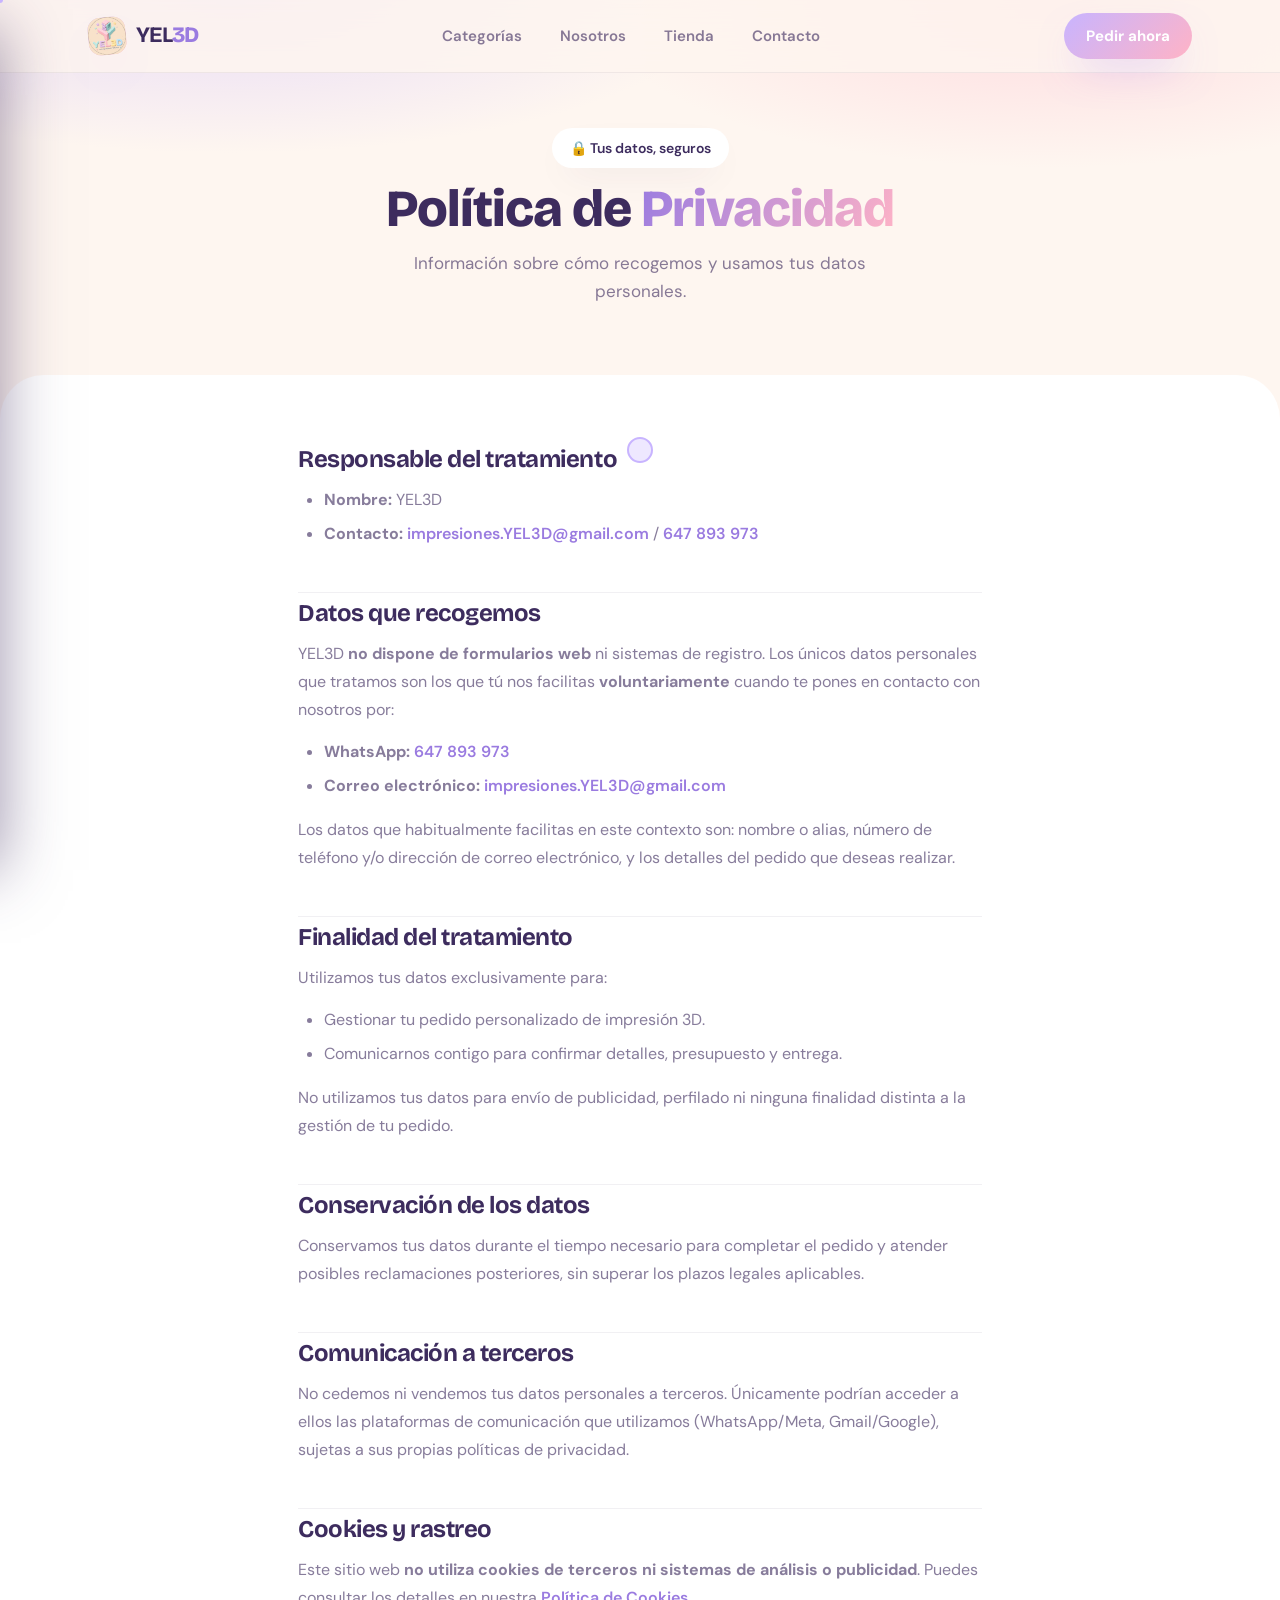
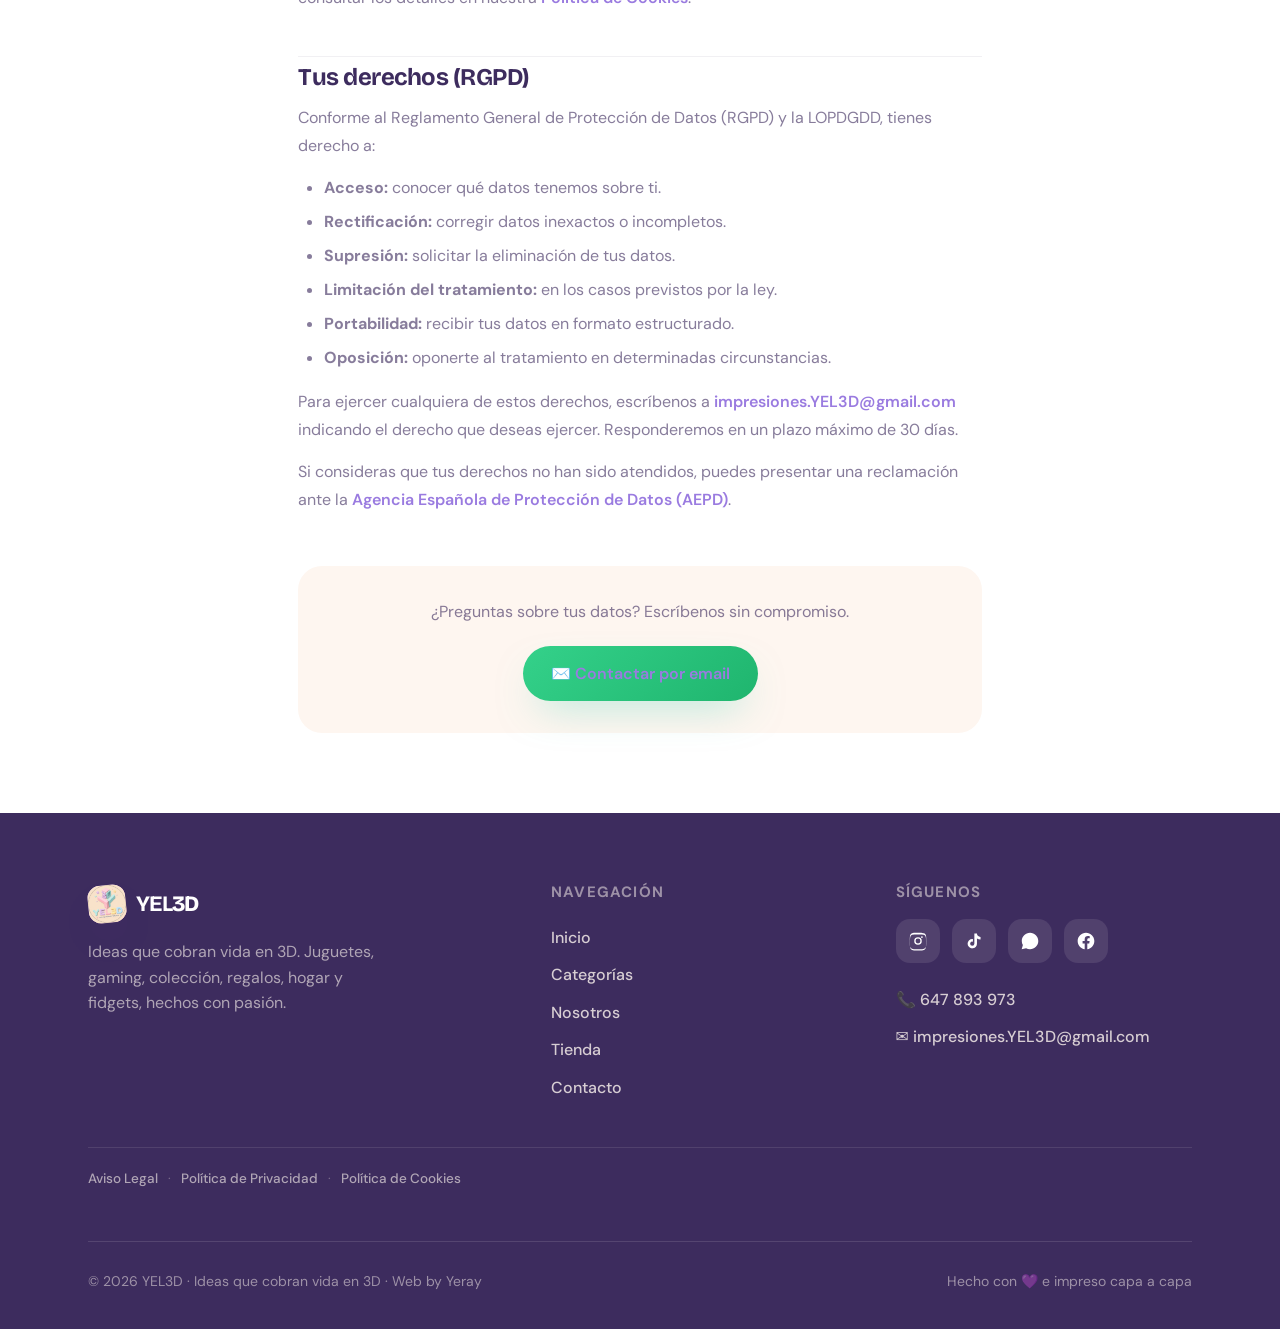
<file: privacidad.html>
﻿<!DOCTYPE html>
<html lang="es">
<head>
<meta charset="UTF-8">
<meta name="viewport" content="width=device-width, initial-scale=1">
<title>Política de Privacidad | YEL3D — Impresiones 3D en España</title>
<meta name="description" content="Política de privacidad de YEL3D. Gestionamos tus datos para pedidos de impresión 3D. Sin formularios ni cookies de terceros. Cumplimiento RGPD.">
<link rel="canonical" href="https://yeray06.github.io/yel3d/privacidad.html">
<meta name="robots" content="index, follow">
<meta name="theme-color" content="#C8B4FF">
<meta name="author" content="YEL3D">
<!-- Open Graph / Facebook -->
<meta property="og:type" content="website">
<meta property="og:site_name" content="YEL3D">
<meta property="og:locale" content="es_ES">
<meta property="og:title" content="Política de Privacidad | YEL3D — Impresiones 3D en España">
<meta property="og:description" content="Política de privacidad de YEL3D. Gestionamos tus datos para pedidos de impresión 3D. Sin formularios ni cookies de terceros. Cumplimiento RGPD.">
<meta property="og:url" content="https://yeray06.github.io/yel3d/privacidad.html">
<meta property="og:image" content="assets/og-image.png">
<meta property="og:image:width" content="1200">
<meta property="og:image:height" content="630">
<meta property="og:image:alt" content="Política de Privacidad — YEL3D">
<!-- Twitter Card -->
<meta name="twitter:card" content="summary_large_image">
<meta name="twitter:title" content="Política de Privacidad | YEL3D — Impresiones 3D en España">
<meta name="twitter:description" content="Política de privacidad de YEL3D. Gestionamos tus datos para pedidos de impresión 3D. Sin formularios ni cookies de terceros. Cumplimiento RGPD.">
<meta name="twitter:image" content="assets/og-image.png">
<link rel="sitemap" type="application/xml" href="sitemap.xml">
<link rel="preconnect" href="https://fonts.googleapis.com">
<link rel="preconnect" href="https://fonts.gstatic.com" crossorigin>
<link href="https://fonts.googleapis.com/css2?family=Bricolage+Grotesque:opsz,wght@12..96,400;12..96,600;12..96,700;12..96,800&family=DM+Sans:wght@400;500;600;700&family=Pacifico&display=swap" rel="stylesheet"><style>
/* ============================================================
   YEL3D — Ideas que cobran vida en 3D
   Soft pastel 3D-toy design system
   ============================================================ */

:root{
  --cream:#FEF6F0;
  --cream-2:#FBEDE3;
  --dark:#3D2C5E;
  --dark-2:#2E2047;
  --pink:#FFB3C6;
  --lilac:#C8B4FF;
  --mint:#98E8D8;
  --yellow:#FFD97D;
  --blue:#A8D8F0;

  --ink:#3D2C5E;
  --ink-60:rgba(61,44,94,.62);
  --ink-45:rgba(61,44,94,.45);

  /* colored shadows */
  --sh-pink:0 18px 40px -16px rgba(255,120,160,.55);
  --sh-lilac:0 18px 40px -16px rgba(160,120,255,.5);
  --sh-mint:0 18px 40px -16px rgba(70,210,185,.5);
  --sh-yellow:0 18px 40px -16px rgba(240,190,70,.5);
  --sh-blue:0 18px 40px -16px rgba(90,180,230,.5);
  --sh-soft:0 14px 34px -18px rgba(61,44,94,.35);

  --r-sm:16px;
  --r-md:24px;
  --r-lg:32px;
  --r-xl:44px;

  --spring:cubic-bezier(.34,1.56,.64,1);
  --maxw:1200px;
}

*{box-sizing:border-box;margin:0;padding:0}
html{scroll-behavior:smooth}
body{
  font-family:"DM Sans",system-ui,sans-serif;
  background:var(--cream);
  color:var(--ink);
  line-height:1.6;
  font-weight:400;
  overflow-x:hidden;
  -webkit-font-smoothing:antialiased;
}
h1,h2,h3,h4,.display{font-family:"Bricolage Grotesque","DM Sans",sans-serif;line-height:1.04;letter-spacing:-.02em}
.script{font-family:"Pacifico",cursive;font-weight:400;letter-spacing:0}
img{display:block;max-width:100%}
a{color:inherit;text-decoration:none}
.wrap{width:100%;max-width:var(--maxw);margin:0 auto;padding:0 clamp(20px,5vw,48px)}
section{position:relative}

/* hide native cursor on desktop where custom cursor active */
body.cursor-on,body.cursor-on a,body.cursor-on button{cursor:none}

/* ============================== CURSOR ============================== */
.cursor{
  position:fixed;top:0;left:0;width:26px;height:26px;border-radius:50%;
  background:rgba(200,180,255,.30);
  border:2px solid var(--lilac);
  transform:translate(-50%,-50%);
  pointer-events:none;z-index:9999;
  transition:width .25s var(--spring),height .25s var(--spring),background .25s ease,border-color .25s ease;
  mix-blend-mode:normal;
}
.cursor.grow{width:54px;height:54px;background:rgba(255,179,198,.22);border-color:var(--pink)}
.cursor-dot{
  position:fixed;top:0;left:0;width:6px;height:6px;border-radius:50%;
  background:var(--lilac);transform:translate(-50%,-50%);pointer-events:none;z-index:9999;
}
@media (hover:none){.cursor,.cursor-dot{display:none!important}}

/* ============================== NAV ============================== */
.nav{
  position:fixed;top:0;left:0;right:0;z-index:200;
  backdrop-filter:blur(16px);-webkit-backdrop-filter:blur(16px);
  background:rgba(254,246,240,.82);
  border-bottom:1px solid rgba(61,44,94,.07);
  transition:box-shadow .3s ease,background .3s ease;
}
.nav.scrolled{box-shadow:0 8px 30px -20px rgba(61,44,94,.4)}
.nav-inner{display:flex;align-items:center;justify-content:space-between;height:72px}
.logo{display:flex;align-items:center;gap:10px;font-family:"Bricolage Grotesque";font-weight:800;font-size:22px;letter-spacing:-.03em}
.logo-mark{
  width:38px;height:38px;border-radius:13px;display:grid;place-items:center;
  background:linear-gradient(135deg,var(--lilac),var(--pink));
  box-shadow:var(--sh-lilac);font-size:18px;
  transform:rotate(-6deg);transition:transform .4s var(--spring);
}
.logo:hover .logo-mark{transform:rotate(6deg) scale(1.08)}
.logo b{color:var(--dark)}
.logo .em{color:#9a7be0}
.nav-links{display:flex;gap:6px;align-items:center}
.nav-links a{
  padding:9px 16px;border-radius:999px;font-weight:600;font-size:15px;color:var(--ink-60);
  transition:color .2s ease,background .2s ease;
}
.nav-links a:hover{color:var(--dark);background:rgba(200,180,255,.22)}
.nav-cta{
  font-weight:700;font-size:15px;color:#fff;padding:11px 22px;border-radius:999px;
  background:linear-gradient(135deg,var(--lilac),var(--pink));
  box-shadow:var(--sh-lilac);transition:transform .3s var(--spring),box-shadow .3s ease;
}
.nav-cta:hover{transform:scale(1.07);box-shadow:0 22px 44px -16px rgba(160,120,255,.7)}
.hamburger{display:none;flex-direction:column;gap:5px;background:none;border:0;padding:10px;border-radius:12px}
.hamburger span{width:24px;height:2.6px;border-radius:3px;background:var(--dark);transition:.3s}

/* mobile drawer */
.drawer-scrim{position:fixed;inset:0;background:rgba(61,44,94,.35);backdrop-filter:blur(3px);z-index:298;opacity:0;visibility:hidden;transition:.3s}
.drawer-scrim.open{opacity:1;visibility:visible}
.drawer{
  position:fixed;top:0;left:0;bottom:0;width:min(82vw,340px);z-index:299;
  background:var(--cream);padding:28px 26px;
  transform:translateX(-100%);transition:transform .35s ease-out;
  box-shadow:30px 0 60px -30px rgba(61,44,94,.5);display:flex;flex-direction:column;gap:6px;
}
.drawer.open{transform:translateX(0)}
.drawer-top{display:flex;justify-content:space-between;align-items:center;margin-bottom:24px}
.drawer-close{background:none;border:0;font-size:26px;line-height:1;color:var(--dark);padding:6px}
.drawer a{padding:14px 16px;border-radius:16px;font-weight:700;font-size:18px;font-family:"Bricolage Grotesque";transition:background .2s}
.drawer a:hover{background:rgba(200,180,255,.25)}
.drawer .nav-cta{margin-top:14px;text-align:center}

/* ============================== BUTTONS ============================== */
.btn{
  display:inline-flex;align-items:center;gap:10px;font-weight:700;font-size:16px;
  padding:15px 28px;border-radius:999px;border:0;cursor:pointer;
  font-family:"DM Sans",sans-serif;transition:transform .3s var(--spring),box-shadow .3s ease;
}
.btn:hover{transform:scale(1.07)}
.btn-primary{color:#fff;background:linear-gradient(135deg,var(--lilac),var(--pink));box-shadow:var(--sh-lilac)}
.btn-primary:hover{box-shadow:0 24px 46px -16px rgba(160,120,255,.7)}
.btn-outline{background:transparent;color:var(--dark);border:2.5px solid var(--dark);padding:12.5px 25.5px}
.btn-outline:hover{background:var(--dark);color:var(--cream)}
.btn-wa{color:#fff;background:linear-gradient(135deg,#34d18a,#1fb56e);box-shadow:var(--sh-mint)}
.btn-wa:hover{box-shadow:0 24px 46px -16px rgba(40,190,120,.7)}
.btn-sm{padding:11px 20px;font-size:14.5px}

.badge{
  display:inline-flex;align-items:center;gap:8px;font-weight:600;font-size:14px;
  padding:9px 18px;border-radius:999px;background:#fff;color:var(--dark);
  box-shadow:var(--sh-soft);
}

/* ============================== REVEAL ============================== */
.reveal{opacity:0;transform:translateY(32px);transition:opacity .7s ease,transform .7s var(--spring)}
.reveal.in{opacity:1;transform:none}
@media (prefers-reduced-motion:reduce){.reveal{opacity:1;transform:none;transition:none}}

/* section heading block */
.eyebrow{display:inline-block;font-weight:700;font-size:13px;letter-spacing:.16em;text-transform:uppercase;color:#9a7be0;margin-bottom:14px}
.h2{font-size:clamp(30px,5vw,46px);font-weight:800;letter-spacing:-.03em}
.sec-lead{max-width:560px;color:var(--ink-60);font-size:18px;margin-top:14px}
.center{text-align:center}
.center .sec-lead{margin-left:auto;margin-right:auto}

/* ============================== FOOTER ============================== */
.footer{background:var(--dark);color:var(--cream);padding:72px 0 36px}
.footer-grid{display:grid;grid-template-columns:1.4fr 1fr 1fr;gap:48px}
.footer .logo b,.footer .logo .em{color:#fff}
.footer-tag{color:rgba(254,246,240,.6);margin-top:16px;max-width:300px}
.footer h4{font-size:15px;letter-spacing:.08em;text-transform:uppercase;color:rgba(254,246,240,.5);margin-bottom:18px;font-family:"DM Sans";font-weight:700}
.footer-col a{display:block;color:rgba(254,246,240,.8);padding:6px 0;font-weight:500;transition:color .2s,transform .2s}
.footer-col a:hover{color:var(--pink);transform:translateX(4px)}
.footer-col .soc {
  display: grid;
  place-items: center;
  width: 44px;
  height: 44px;
  padding: 0;
  transform: none;
}
.footer-col .soc svg {
  width: 20px;
  height: 20px;
  fill: #fff;
  display: block;
}
.footer-social{display:flex;gap:12px;margin-top:6px}
.soc{
  width:44px;height:44px;border-radius:14px;display:grid;place-items:center;
  background:rgba(254,246,240,.1);transition:transform .3s var(--spring),background .3s;
}
.soc:hover{transform:translateY(-4px) scale(1.05);background:rgba(254,246,240,.2)}
.soc svg{width:20px;height:20px;fill:#fff}
.footer-bottom{border-top:1px solid rgba(254,246,240,.12);margin-top:52px;padding-top:28px;display:flex;justify-content:space-between;flex-wrap:wrap;gap:12px;color:rgba(254,246,240,.5);font-size:14px}

@media (max-width:860px){
  .nav-links{display:none}
  .nav .nav-cta{display:none}
  .hamburger{display:flex}
  .footer-grid{grid-template-columns:1fr;gap:36px}
}

/* ===== FIX: footer social icons hover (specificity 0,3,1 beats 0,2,1) ===== */
.footer .footer-col .soc:hover{transform:translateY(-4px) scale(1.05);background:rgba(254,246,240,.22);color:rgba(254,246,240,.8)}
/* ===== Footer legal links ===== */
.footer-legal{display:flex;gap:10px;align-items:center;flex-wrap:wrap;color:rgba(254,246,240,.5);font-size:13.5px;padding-top:20px;margin-top:40px;border-top:1px solid rgba(254,246,240,.1)}
.footer-legal a{color:rgba(254,246,240,.6);font-weight:500;transition:color .2s;display:inline;padding:0;transform:none!important}
.footer-legal a:hover{color:var(--pink);transform:none!important}
.footer-legal span{color:rgba(254,246,240,.3)}
/* ===== Legal pages ===== */
.legal-head{padding:128px 0 60px;text-align:center;position:relative;overflow:hidden}
.legal-head::before{content:"";position:absolute;inset:0;z-index:-1;
  background:radial-gradient(55% 60% at 18% 0%,rgba(200,180,255,.4),transparent 70%),
    radial-gradient(50% 60% at 82% 4%,rgba(255,179,198,.38),transparent 70%)}
.legal-head h1{font-size:clamp(34px,5.5vw,52px);font-weight:800;margin:14px 0 0}
.legal-head h1 .grad{background:linear-gradient(120deg,#9a7be0,var(--pink));-webkit-background-clip:text;background-clip:text;color:transparent}
.legal-head p{color:var(--ink-60);font-size:17px;max-width:540px;margin:14px auto 0}
.legal-body{background:#fff;border-radius:var(--r-xl) var(--r-xl) 0 0;padding:72px 0 80px;margin-top:10px}
.legal-content{max-width:780px;margin:0 auto;padding:0 clamp(20px,5vw,48px)}
.legal-content h2{font-size:24px;font-weight:700;margin:44px 0 14px;color:var(--dark);padding-top:8px;border-top:1px solid rgba(61,44,94,.07)}
.legal-content h2:first-child{margin-top:0;border-top:none;padding-top:0}
.legal-content p{color:var(--ink-60);font-size:16px;margin-bottom:14px;line-height:1.75}
.legal-content ul{color:var(--ink-60);font-size:16px;margin:0 0 16px 26px;line-height:1.75}
.legal-content li{margin-bottom:6px}
.legal-content table{width:100%;border-collapse:collapse;margin:16px 0 24px;font-size:14.5px}
.legal-content th{background:var(--cream);color:var(--dark);font-weight:700;padding:12px 16px;text-align:left;border-bottom:2px solid rgba(61,44,94,.1)}
.legal-content td{padding:10px 16px;color:var(--ink-60);border-bottom:1px solid rgba(61,44,94,.06);vertical-align:top}
.legal-content a{color:#9a7be0;font-weight:600}
.legal-content a:hover{color:var(--pink)}
.legal-content .cta-box{background:var(--cream);border-radius:var(--r-md);padding:32px;margin-top:52px;text-align:center}
.legal-content .cta-box p{color:var(--ink-60);margin-bottom:20px}
@media(max-width:540px){.legal-head{padding-top:108px}}
</style>
</head>
<body>
<nav class="nav">
  <div class="wrap nav-inner">
    <a href="index.html" class="logo"><img class="logo-mark" src="assets/logo.png" alt="YEL3D" style="object-fit:contain"><span><b>YEL</b><span class="em">3D</span></span></a>
    <div class="nav-links">
      <a href="index.html#categorias">Categorías</a>
      <a href="index.html#nosotros">Nosotros</a>
      <a href="tienda.html">Tienda</a>
      <a href="index.html#contacto">Contacto</a>
    </div>
    <a href="https://wa.me/34647893973" target="_blank" rel="noopener" class="nav-cta">Pedir ahora</a>
    <button class="hamburger" id="hamburger" aria-label="Abrir menú"><span></span><span></span><span></span></button>
  </div>
</nav>
<div class="drawer-scrim" id="scrim"></div>
<aside class="drawer" id="drawer">
  <div class="drawer-top">
    <span class="logo"><img class="logo-mark" src="assets/logo.png" alt="YEL3D" style="object-fit:contain"><span><b>YEL</b><span class="em">3D</span></span></span>
    <button class="drawer-close" id="drawerClose" aria-label="Cerrar">×</button>
  </div>
  <a href="index.html#categorias">Categorías</a>
  <a href="index.html#nosotros">Nosotros</a>
  <a href="tienda.html">Tienda</a>
  <a href="index.html#contacto">Contacto</a>
  <a href="https://wa.me/34647893973" target="_blank" rel="noopener" class="nav-cta">Pedir ahora</a>
</aside>
<header class="legal-head">
  <div class="wrap">
    <span class="badge">🔒 Tus datos, seguros</span>
    <h1>Política de <span class="grad">Privacidad</span></h1>
    <p>Información sobre cómo recogemos y usamos tus datos personales.</p>
  </div>
</header>
<section class="legal-body">
  <div class="legal-content">

    <h2>Responsable del tratamiento</h2>
    <ul>
      <li><strong>Nombre:</strong> YEL3D</li>
      <li><strong>Contacto:</strong> <a href="mailto:impresiones.YEL3D@gmail.com">impresiones.YEL3D@gmail.com</a> / <a href="tel:647893973">647 893 973</a></li>
    </ul>

    <h2>Datos que recogemos</h2>
    <p>YEL3D <strong>no dispone de formularios web</strong> ni sistemas de registro. Los únicos datos personales que tratamos son los que tú nos facilitas <strong>voluntariamente</strong> cuando te pones en contacto con nosotros por:</p>
    <ul>
      <li><strong>WhatsApp:</strong> <a href="https://wa.me/34647893973" target="_blank" rel="noopener">647 893 973</a></li>
      <li><strong>Correo electrónico:</strong> <a href="mailto:impresiones.YEL3D@gmail.com">impresiones.YEL3D@gmail.com</a></li>
    </ul>
    <p>Los datos que habitualmente facilitas en este contexto son: nombre o alias, número de teléfono y/o dirección de correo electrónico, y los detalles del pedido que deseas realizar.</p>

    <h2>Finalidad del tratamiento</h2>
    <p>Utilizamos tus datos exclusivamente para:</p>
    <ul>
      <li>Gestionar tu pedido personalizado de impresión 3D.</li>
      <li>Comunicarnos contigo para confirmar detalles, presupuesto y entrega.</li>
    </ul>
    <p>No utilizamos tus datos para envío de publicidad, perfilado ni ninguna finalidad distinta a la gestión de tu pedido.</p>

    <h2>Conservación de los datos</h2>
    <p>Conservamos tus datos durante el tiempo necesario para completar el pedido y atender posibles reclamaciones posteriores, sin superar los plazos legales aplicables.</p>

    <h2>Comunicación a terceros</h2>
    <p>No cedemos ni vendemos tus datos personales a terceros. Únicamente podrían acceder a ellos las plataformas de comunicación que utilizamos (WhatsApp/Meta, Gmail/Google), sujetas a sus propias políticas de privacidad.</p>

    <h2>Cookies y rastreo</h2>
    <p>Este sitio web <strong>no utiliza cookies de terceros ni sistemas de análisis o publicidad</strong>. Puedes consultar los detalles en nuestra <a href="cookies.html">Política de Cookies</a>.</p>

    <h2>Tus derechos (RGPD)</h2>
    <p>Conforme al Reglamento General de Protección de Datos (RGPD) y la LOPDGDD, tienes derecho a:</p>
    <ul>
      <li><strong>Acceso:</strong> conocer qué datos tenemos sobre ti.</li>
      <li><strong>Rectificación:</strong> corregir datos inexactos o incompletos.</li>
      <li><strong>Supresión:</strong> solicitar la eliminación de tus datos.</li>
      <li><strong>Limitación del tratamiento:</strong> en los casos previstos por la ley.</li>
      <li><strong>Portabilidad:</strong> recibir tus datos en formato estructurado.</li>
      <li><strong>Oposición:</strong> oponerte al tratamiento en determinadas circunstancias.</li>
    </ul>
    <p>Para ejercer cualquiera de estos derechos, escríbenos a <a href="mailto:impresiones.YEL3D@gmail.com">impresiones.YEL3D@gmail.com</a> indicando el derecho que deseas ejercer. Responderemos en un plazo máximo de 30 días.</p>
    <p>Si consideras que tus derechos no han sido atendidos, puedes presentar una reclamación ante la <a href="https://www.aepd.es" target="_blank" rel="noopener">Agencia Española de Protección de Datos (AEPD)</a>.</p>

    <div class="cta-box">
      <p>¿Preguntas sobre tus datos? Escríbenos sin compromiso.</p>
      <a href="mailto:impresiones.YEL3D@gmail.com" class="btn btn-wa">✉️ Contactar por email</a>
    </div>

  </div>
</section>
<footer class="footer">
  <div class="wrap">
    <div class="footer-grid">
      <div>
        <span class="logo"><img class="logo-mark" src="assets/logo.png" alt="YEL3D" style="object-fit:contain"><span><b>YEL</b><span class="em">3D</span></span></span>
        <p class="footer-tag">Ideas que cobran vida en 3D. Juguetes, gaming, colección, regalos, hogar y fidgets, hechos con pasión.</p>
      </div>
      <div class="footer-col">
        <h4>Navegación</h4>
        <a href="index.html">Inicio</a>
        <a href="index.html#categorias">Categorías</a>
        <a href="index.html#nosotros">Nosotros</a>
        <a href="tienda.html">Tienda</a>
        <a href="index.html#contacto">Contacto</a>
      </div>
      <div class="footer-col">
        <h4>Síguenos</h4>
        <div class="footer-social">
          <a href="https://www.instagram.com/impresiones.yel3d" target="_blank" rel="noopener" class="soc" aria-label="Instagram"><svg viewBox="0 0 24 24"><path d="M12 2.2c3.2 0 3.6 0 4.9.07 1.17.05 1.8.25 2.23.41.56.22.96.48 1.38.9.42.42.68.82.9 1.38.16.42.36 1.06.41 2.23.06 1.27.07 1.65.07 4.86s0 3.6-.07 4.86c-.05 1.17-.25 1.8-.41 2.23-.22.56-.48.96-.9 1.38-.42.42-.82.68-1.38.9-.42.16-1.06.36-2.23.41-1.27.06-1.65.07-4.9.07s-3.6 0-4.86-.07c-1.17-.05-1.8-.25-2.23-.41a3.7 3.7 0 0 1-1.38-.9 3.7 3.7 0 0 1-.9-1.38c-.16-.42-.36-1.06-.41-2.23C2.21 15.6 2.2 15.2 2.2 12s0-3.6.07-4.86c.05-1.17.25-1.8.41-2.23.22-.56.48-.96.9-1.38.42-.42.82-.68 1.38-.9.42-.16 1.06-.36 2.23-.41C8.46 2.21 8.84 2.2 12 2.2Zm0 1.95c-3.15 0-3.5.01-4.74.07-1.14.05-1.76.24-2.17.4-.55.22-.94.47-1.35.88-.41.41-.66.8-.88 1.35-.16.41-.35 1.03-.4 2.17-.06 1.24-.07 1.6-.07 4.74s.01 3.5.07 4.74c.05 1.14.24 1.76.4 2.17.22.55.47.94.88 1.35.41.41.8.66 1.35.88.41.16 1.03.35 2.17.4 1.24.06 1.6.07 4.74.07s3.5-.01 4.74-.07c1.14-.05 1.76-.24 2.17-.4.55-.22.94-.47 1.35-.88.41-.41.66-.8.88-1.35.16-.41.35-1.03.4-2.17.06-1.24.07-1.6.07-4.74s-.01-3.5-.07-4.74c-.05-1.14-.24-1.76-.4-2.17a3.6 3.6 0 0 0-.88-1.35 3.6 3.6 0 0 0-1.35-.88c-.41-.16-1.03-.35-2.17-.4-1.24-.06-1.6-.07-4.74-.07Zm0 3.32a4.53 4.53 0 1 1 0 9.06 4.53 4.53 0 0 1 0-9.06Zm0 7.47a2.94 2.94 0 1 0 0-5.88 2.94 2.94 0 0 0 0 5.88Zm5.77-7.67a1.06 1.06 0 1 1-2.12 0 1.06 1.06 0 0 1 2.12 0Z"/></svg></a>
          <a href="https://www.tiktok.com/@yel3d" target="_blank" rel="noopener" class="soc" aria-label="TikTok"><svg viewBox="0 0 24 24"><path d="M16.6 5.82a4.28 4.28 0 0 1-1.07-2.82h-3.1v12.3a2.49 2.49 0 0 1-2.49 2.4 2.49 2.49 0 1 1 .75-4.86V9.66a5.62 5.62 0 0 0-.75-.05A5.62 5.62 0 1 0 15.56 15V8.9a7.34 7.34 0 0 0 4.29 1.37V7.17a4.3 4.3 0 0 1-3.25-1.35Z"/></svg></a>
          <a href="https://wa.me/34647893973" target="_blank" rel="noopener" class="soc" aria-label="WhatsApp"><svg viewBox="0 0 24 24"><path d="M12.04 2C6.58 2 2.13 6.45 2.13 11.9c0 1.75.46 3.45 1.32 4.95L2 22l5.3-1.39a9.9 9.9 0 0 0 4.74 1.2h.01c5.46 0 9.9-4.45 9.9-9.9C21.95 6.45 17.5 2 12.04 2Zm4.5 11.91c-.25-.12-1.46-.72-1.68-.8-.23-.09-.39-.12-.56.12-.16.25-.64.8-.78.97-.15.16-.29.18-.54.06-.25-.12-1.04-.38-1.98-1.22-.73-.65-1.23-1.46-1.37-1.7-.14-.25-.02-.38.11-.5.11-.11.25-.29.37-.43.13-.15.17-.25.25-.42.08-.16.04-.31-.02-.43-.06-.12-.56-1.34-.76-1.84-.2-.48-.4-.41-.56-.42h-.48c-.16 0-.43.06-.65.31-.22.25-.86.84-.86 2.06 0 1.21.88 2.38 1 2.55.12.16 1.73 2.64 4.2 3.7.59.25 1.04.4 1.4.52.59.18 1.12.16 1.54.1.47-.07 1.46-.6 1.66-1.18.21-.58.21-1.07.14-1.18-.06-.1-.22-.16-.47-.28Z"/></svg></a>
          <a href="https://www.facebook.com/share/1EE1cpjG7h/" target="_blank" rel="noopener" class="soc" aria-label="Facebook"><svg viewBox="0 0 24 24"><path d="M22 12.06C22 6.5 17.52 2 12 2S2 6.5 2 12.06c0 5 3.66 9.15 8.44 9.94v-7.03H7.9v-2.9h2.54V9.85c0-2.52 1.5-3.9 3.77-3.9 1.1 0 2.24.2 2.24.2v2.46h-1.26c-1.24 0-1.63.78-1.63 1.57v1.88h2.78l-.44 2.9h-2.34V22c4.78-.79 8.44-4.94 8.44-9.94Z"/></svg></a>        </div>
        <a href="tel:647893973" style="margin-top:18px;display:block;color:rgba(254,246,240,.8)">📞 647 893 973</a>
        <a href="mailto:impresiones.YEL3D@gmail.com" style="color:rgba(254,246,240,.8)">✉️ impresiones.YEL3D@gmail.com</a>
      </div>
    </div>
    <div class="footer-legal">
      <a href="aviso-legal.html">Aviso Legal</a>
      <span>·</span>
      <a href="privacidad.html">Política de Privacidad</a>
      <span>·</span>
      <a href="cookies.html">Política de Cookies</a>
    </div>
    <div class="footer-bottom">
      <span>© 2026 YEL3D · Ideas que cobran vida en 3D · Web by Yeray</span>
      <span>Hecho con 💜 e impreso capa a capa</span>
    </div>
  </div>
</footer>
<script>
/* ============================================================
   YEL3D — interactions
   ============================================================ */
(function(){
  "use strict";
  const reduce = window.matchMedia('(prefers-reduced-motion:reduce)').matches;
  const fine   = window.matchMedia('(hover:hover) and (pointer:fine)').matches;

  /* ---------- NAV scroll state ---------- */
  const nav = document.querySelector('.nav');
  const onScroll = ()=>{ if(nav) nav.classList.toggle('scrolled', window.scrollY>14); };
  onScroll(); window.addEventListener('scroll', onScroll, {passive:true});

  /* ---------- Mobile drawer ---------- */
  const drawer = document.getElementById('drawer');
  const scrim  = document.getElementById('scrim');
  const openBtn= document.getElementById('hamburger');
  const closeBtn=document.getElementById('drawerClose');
  const setDrawer=(open)=>{
    if(!drawer) return;
    drawer.classList.toggle('open',open);
    scrim.classList.toggle('open',open);
    document.body.style.overflow = open?'hidden':'';
  };
  openBtn && openBtn.addEventListener('click',()=>setDrawer(true));
  closeBtn&& closeBtn.addEventListener('click',()=>setDrawer(false));
  scrim   && scrim.addEventListener('click',()=>setDrawer(false));
  drawer  && drawer.querySelectorAll('a').forEach(a=>a.addEventListener('click',()=>setDrawer(false)));

  /* ---------- Scroll reveal (stagger children) ---------- */
  const io = new IntersectionObserver((entries)=>{
    entries.forEach(e=>{
      if(e.isIntersecting){ e.target.classList.add('in'); io.unobserve(e.target); }
    });
  },{threshold:0.12, rootMargin:'0px 0px -8% 0px'});

  document.querySelectorAll('[data-reveal-group]').forEach(group=>{
    [...group.children].forEach((child,i)=>{
      child.classList.add('reveal');
      child.style.transitionDelay = Math.min(i*0.09,0.7)+'s';
      io.observe(child);
    });
  });
  document.querySelectorAll('.reveal:not([data-reveal-group] > *)').forEach(el=>io.observe(el));

  /* ---------- Custom cursor (lerp) ---------- */
  if(fine && !reduce){
    document.body.classList.add('cursor-on');
    const ring=document.createElement('div'); ring.className='cursor';
    const dot =document.createElement('div'); dot.className='cursor-dot';
    document.body.append(ring,dot);
    let mx=innerWidth/2,my=innerHeight/2,rx=mx,ry=my;
    addEventListener('mousemove',e=>{mx=e.clientX;my=e.clientY;dot.style.transform=`translate(${mx}px,${my}px) translate(-50%,-50%)`;});
    (function loop(){
      rx+=(mx-rx)*0.15; ry+=(my-ry)*0.15;
      ring.style.transform=`translate(${rx}px,${ry}px) translate(-50%,-50%)`;
      requestAnimationFrame(loop);
    })();
    const grow=()=>ring.classList.add('grow'), shrink=()=>ring.classList.remove('grow');
    const bind=()=>document.querySelectorAll('a,button,.card,.cat-card,.prod-card,.soc,.pill').forEach(el=>{
      el.addEventListener('mouseenter',grow); el.addEventListener('mouseleave',shrink);
    });
    bind(); window.__yelBindCursor=bind;
  }

  /* ---------- Hero particle field ---------- */
  const field=document.getElementById('particles');
  if(field && !reduce){
    const glyphs=['⭐','💜','💛','💗','🌸','✨','🔷','🟣','💎','🩷'];
    const N=20;
    for(let i=0;i<N;i++){
      const s=document.createElement('span');
      s.className='particle';
      s.textContent=glyphs[Math.floor(Math.random()*glyphs.length)];
      const size=14+Math.random()*26;
      s.style.left=Math.random()*100+'%';
      s.style.top=Math.random()*100+'%';
      s.style.fontSize=size+'px';
      s.style.opacity=(0.35+Math.random()*0.5).toFixed(2);
      const dur=(4+Math.random()*5).toFixed(2);
      s.style.animationDuration=dur+'s';
      s.style.animationDelay=(-Math.random()*dur)+'s';
      s.style.setProperty('--drift',(Math.random()*40-20).toFixed(0)+'px');
      s.style.setProperty('--rot',(Math.random()*60-30).toFixed(0)+'deg');
      field.appendChild(s);
    }
  }
})();

</script>
<script type="application/ld+json">
{
  "@context": "https://schema.org",
  "@type": "WebPage",
  "name": "Política de Privacidad",
  "url": "https://yeray06.github.io/yel3d/privacidad.html",
  "isPartOf": {"@id": "https://yeray06.github.io/yel3d/#website"},
  "breadcrumb": {
    "@type": "BreadcrumbList",
    "itemListElement": [
      {"@type":"ListItem","position":1,"name":"Inicio","item":"https://yeray06.github.io/yel3d/"},
      {"@type":"ListItem","position":2,"name":"Política de Privacidad","item":"https://yeray06.github.io/yel3d/privacidad.html"}
    ]
  }
}
</script>
</body>
</html>
</file>
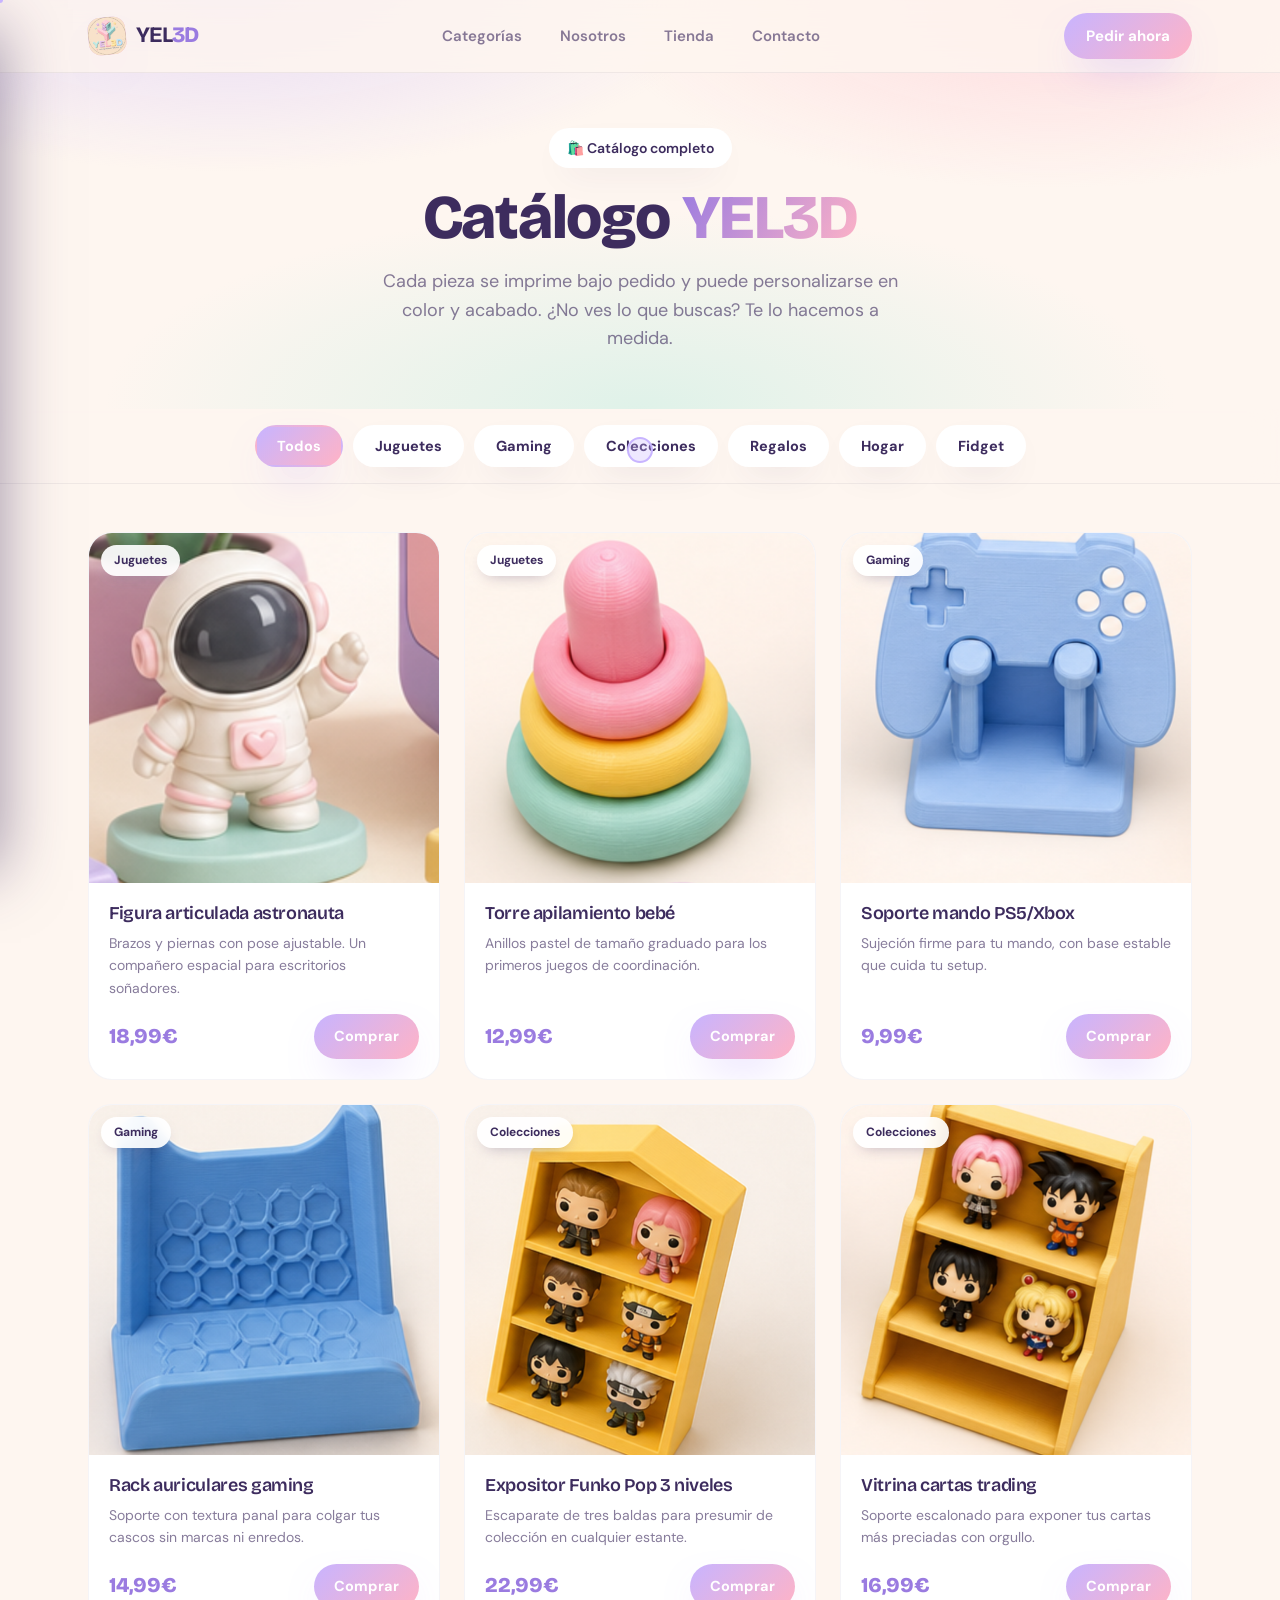
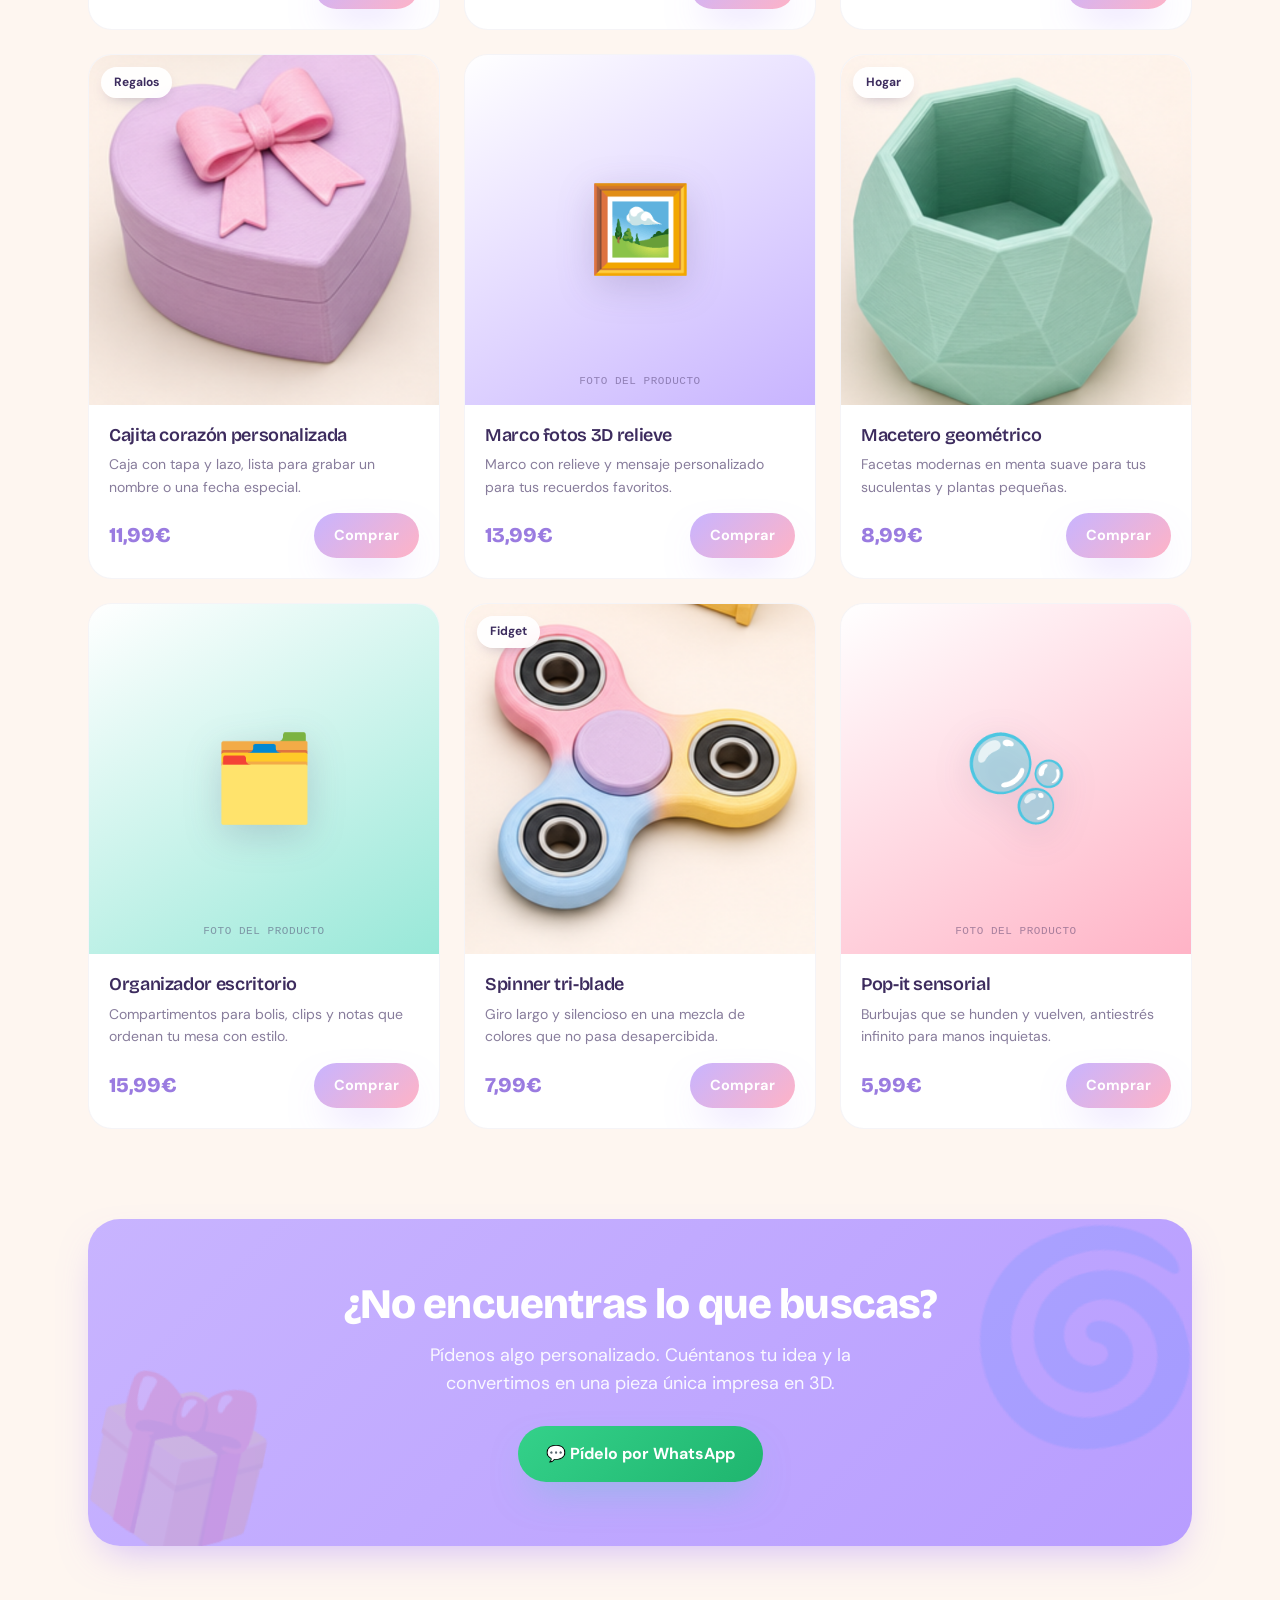
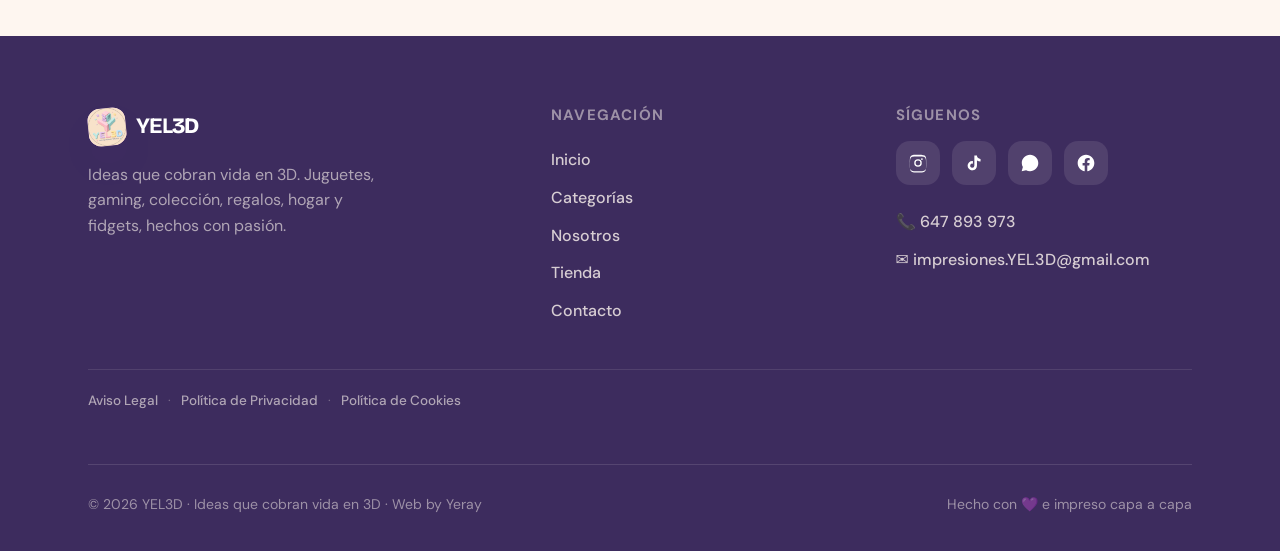
<file: tienda.html>
﻿<!DOCTYPE html>
<html lang="es">
<head>
<meta charset="UTF-8">
<meta name="viewport" content="width=device-width, initial-scale=1">
<title>Tienda Impresiones 3D | Juguetes, Gaming, Regalos | YEL3D</title>
<meta name="description" content="Catálogo de impresiones 3D personalizadas en España. Figuras articuladas, soportes gaming, expositores Funko Pop, cajitas regalo y maceteros. Desde 5,99€. Pedido por WhatsApp.">
<link rel="canonical" href="https://yeray06.github.io/yel3d/tienda.html">
<meta name="robots" content="index, follow">
<meta name="theme-color" content="#C8B4FF">
<meta name="author" content="YEL3D">
<!-- Open Graph / Facebook -->
<meta property="og:type" content="website">
<meta property="og:site_name" content="YEL3D">
<meta property="og:locale" content="es_ES">
<meta property="og:title" content="Tienda Impresiones 3D | Juguetes, Gaming, Regalos | YEL3D">
<meta property="og:description" content="Catálogo de impresiones 3D personalizadas en España. Figuras articuladas, soportes gaming, expositores Funko Pop, cajitas regalo y maceteros. Desde 5,99€. Pedido por WhatsApp.">
<meta property="og:url" content="https://yeray06.github.io/yel3d/tienda.html">
<meta property="og:image" content="assets/og-image.png">
<meta property="og:image:width" content="1200">
<meta property="og:image:height" content="630">
<meta property="og:image:alt" content="Tienda YEL3D — Impresiones 3D">
<!-- Twitter Card -->
<meta name="twitter:card" content="summary_large_image">
<meta name="twitter:title" content="Tienda Impresiones 3D | Juguetes, Gaming, Regalos | YEL3D">
<meta name="twitter:description" content="Catálogo de impresiones 3D personalizadas en España. Figuras articuladas, soportes gaming, expositores Funko Pop, cajitas regalo y maceteros. Desde 5,99€. Pedido por WhatsApp.">
<meta name="twitter:image" content="assets/og-image.png">
<link rel="sitemap" type="application/xml" href="sitemap.xml">
<link rel="preconnect" href="https://fonts.googleapis.com">
<link rel="preconnect" href="https://fonts.gstatic.com" crossorigin>
<link href="https://fonts.googleapis.com/css2?family=Bricolage+Grotesque:opsz,wght@12..96,400;12..96,600;12..96,700;12..96,800&family=DM+Sans:wght@400;500;600;700&family=Pacifico&display=swap" rel="stylesheet">
<style>
/* ============================================================
   YEL3D — Ideas que cobran vida en 3D
   Soft pastel 3D-toy design system
   ============================================================ */

:root{
  --cream:#FEF6F0;
  --cream-2:#FBEDE3;
  --dark:#3D2C5E;
  --dark-2:#2E2047;
  --pink:#FFB3C6;
  --lilac:#C8B4FF;
  --mint:#98E8D8;
  --yellow:#FFD97D;
  --blue:#A8D8F0;

  --ink:#3D2C5E;
  --ink-60:rgba(61,44,94,.62);
  --ink-45:rgba(61,44,94,.45);

  /* colored shadows */
  --sh-pink:0 18px 40px -16px rgba(255,120,160,.55);
  --sh-lilac:0 18px 40px -16px rgba(160,120,255,.5);
  --sh-mint:0 18px 40px -16px rgba(70,210,185,.5);
  --sh-yellow:0 18px 40px -16px rgba(240,190,70,.5);
  --sh-blue:0 18px 40px -16px rgba(90,180,230,.5);
  --sh-soft:0 14px 34px -18px rgba(61,44,94,.35);

  --r-sm:16px;
  --r-md:24px;
  --r-lg:32px;
  --r-xl:44px;

  --spring:cubic-bezier(.34,1.56,.64,1);
  --maxw:1200px;
}

*{box-sizing:border-box;margin:0;padding:0}
html{scroll-behavior:smooth}
body{
  font-family:"DM Sans",system-ui,sans-serif;
  background:var(--cream);
  color:var(--ink);
  line-height:1.6;
  font-weight:400;
  overflow-x:hidden;
  -webkit-font-smoothing:antialiased;
}
h1,h2,h3,h4,.display{font-family:"Bricolage Grotesque","DM Sans",sans-serif;line-height:1.04;letter-spacing:-.02em}
.script{font-family:"Pacifico",cursive;font-weight:400;letter-spacing:0}
img{display:block;max-width:100%}
a{color:inherit;text-decoration:none}
.wrap{width:100%;max-width:var(--maxw);margin:0 auto;padding:0 clamp(20px,5vw,48px)}
section{position:relative}

/* hide native cursor on desktop where custom cursor active */
body.cursor-on,body.cursor-on a,body.cursor-on button{cursor:none}

/* ============================== CURSOR ============================== */
.cursor{
  position:fixed;top:0;left:0;width:26px;height:26px;border-radius:50%;
  background:rgba(200,180,255,.30);
  border:2px solid var(--lilac);
  transform:translate(-50%,-50%);
  pointer-events:none;z-index:9999;
  transition:width .25s var(--spring),height .25s var(--spring),background .25s ease,border-color .25s ease;
  mix-blend-mode:normal;
}
.cursor.grow{width:54px;height:54px;background:rgba(255,179,198,.22);border-color:var(--pink)}
.cursor-dot{
  position:fixed;top:0;left:0;width:6px;height:6px;border-radius:50%;
  background:var(--lilac);transform:translate(-50%,-50%);pointer-events:none;z-index:9999;
}
@media (hover:none){.cursor,.cursor-dot{display:none!important}}

/* ============================== NAV ============================== */
.nav{
  position:fixed;top:0;left:0;right:0;z-index:200;
  backdrop-filter:blur(16px);-webkit-backdrop-filter:blur(16px);
  background:rgba(254,246,240,.82);
  border-bottom:1px solid rgba(61,44,94,.07);
  transition:box-shadow .3s ease,background .3s ease;
}
.nav.scrolled{box-shadow:0 8px 30px -20px rgba(61,44,94,.4)}
.nav-inner{display:flex;align-items:center;justify-content:space-between;height:72px}
.logo{display:flex;align-items:center;gap:10px;font-family:"Bricolage Grotesque";font-weight:800;font-size:22px;letter-spacing:-.03em}
.logo-mark{
  width:38px;height:38px;border-radius:13px;display:grid;place-items:center;
  background:linear-gradient(135deg,var(--lilac),var(--pink));
  box-shadow:var(--sh-lilac);font-size:18px;
  transform:rotate(-6deg);transition:transform .4s var(--spring);
}
.logo:hover .logo-mark{transform:rotate(6deg) scale(1.08)}
.logo b{color:var(--dark)}
.logo .em{color:#9a7be0}
.nav-links{display:flex;gap:6px;align-items:center}
.nav-links a{
  padding:9px 16px;border-radius:999px;font-weight:600;font-size:15px;color:var(--ink-60);
  transition:color .2s ease,background .2s ease;
}
.nav-links a:hover{color:var(--dark);background:rgba(200,180,255,.22)}
.nav-cta{
  font-weight:700;font-size:15px;color:#fff;padding:11px 22px;border-radius:999px;
  background:linear-gradient(135deg,var(--lilac),var(--pink));
  box-shadow:var(--sh-lilac);transition:transform .3s var(--spring),box-shadow .3s ease;
}
.nav-cta:hover{transform:scale(1.07);box-shadow:0 22px 44px -16px rgba(160,120,255,.7)}
.hamburger{display:none;flex-direction:column;gap:5px;background:none;border:0;padding:10px;border-radius:12px}
.hamburger span{width:24px;height:2.6px;border-radius:3px;background:var(--dark);transition:.3s}

/* mobile drawer */
.drawer-scrim{position:fixed;inset:0;background:rgba(61,44,94,.35);backdrop-filter:blur(3px);z-index:298;opacity:0;visibility:hidden;transition:.3s}
.drawer-scrim.open{opacity:1;visibility:visible}
.drawer{
  position:fixed;top:0;left:0;bottom:0;width:min(82vw,340px);z-index:299;
  background:var(--cream);padding:28px 26px;
  transform:translateX(-100%);transition:transform .35s ease-out;
  box-shadow:30px 0 60px -30px rgba(61,44,94,.5);display:flex;flex-direction:column;gap:6px;
}
.drawer.open{transform:translateX(0)}
.drawer-top{display:flex;justify-content:space-between;align-items:center;margin-bottom:24px}
.drawer-close{background:none;border:0;font-size:26px;line-height:1;color:var(--dark);padding:6px}
.drawer a{padding:14px 16px;border-radius:16px;font-weight:700;font-size:18px;font-family:"Bricolage Grotesque";transition:background .2s}
.drawer a:hover{background:rgba(200,180,255,.25)}
.drawer .nav-cta{margin-top:14px;text-align:center}

/* ============================== BUTTONS ============================== */
.btn{
  display:inline-flex;align-items:center;gap:10px;font-weight:700;font-size:16px;
  padding:15px 28px;border-radius:999px;border:0;cursor:pointer;
  font-family:"DM Sans",sans-serif;transition:transform .3s var(--spring),box-shadow .3s ease;
}
.btn:hover{transform:scale(1.07)}
.btn-primary{color:#fff;background:linear-gradient(135deg,var(--lilac),var(--pink));box-shadow:var(--sh-lilac)}
.btn-primary:hover{box-shadow:0 24px 46px -16px rgba(160,120,255,.7)}
.btn-outline{background:transparent;color:var(--dark);border:2.5px solid var(--dark);padding:12.5px 25.5px}
.btn-outline:hover{background:var(--dark);color:var(--cream)}
.btn-wa{color:#fff;background:linear-gradient(135deg,#34d18a,#1fb56e);box-shadow:var(--sh-mint)}
.btn-wa:hover{box-shadow:0 24px 46px -16px rgba(40,190,120,.7)}
.btn-sm{padding:11px 20px;font-size:14.5px}

.badge{
  display:inline-flex;align-items:center;gap:8px;font-weight:600;font-size:14px;
  padding:9px 18px;border-radius:999px;background:#fff;color:var(--dark);
  box-shadow:var(--sh-soft);
}

/* ============================== REVEAL ============================== */
.reveal{opacity:0;transform:translateY(32px);transition:opacity .7s ease,transform .7s var(--spring)}
.reveal.in{opacity:1;transform:none}
@media (prefers-reduced-motion:reduce){.reveal{opacity:1;transform:none;transition:none}}

/* section heading block */
.eyebrow{display:inline-block;font-weight:700;font-size:13px;letter-spacing:.16em;text-transform:uppercase;color:#9a7be0;margin-bottom:14px}
.h2{font-size:clamp(30px,5vw,46px);font-weight:800;letter-spacing:-.03em}
.sec-lead{max-width:560px;color:var(--ink-60);font-size:18px;margin-top:14px}
.center{text-align:center}
.center .sec-lead{margin-left:auto;margin-right:auto}

/* ============================== FOOTER ============================== */
.footer{background:var(--dark);color:var(--cream);padding:72px 0 36px}
.footer-grid{display:grid;grid-template-columns:1.4fr 1fr 1fr;gap:48px}
.footer .logo b,.footer .logo .em{color:#fff}
.footer-tag{color:rgba(254,246,240,.6);margin-top:16px;max-width:300px}
.footer h4{font-size:15px;letter-spacing:.08em;text-transform:uppercase;color:rgba(254,246,240,.5);margin-bottom:18px;font-family:"DM Sans";font-weight:700}
.footer-col a{display:block;color:rgba(254,246,240,.8);padding:6px 0;font-weight:500;transition:color .2s,transform .2s}
.footer-col a:hover{color:var(--pink);transform:translateX(4px)}
.footer-col .soc {
  display: grid;
  place-items: center;
  width: 44px;
  height: 44px;
  padding: 0;
  transform: none;
}
.footer-col .soc svg {
  width: 20px;
  height: 20px;
  fill: #fff;
  display: block;
}
.footer-social{display:flex;gap:12px;margin-top:6px}
.soc{
  width:44px;height:44px;border-radius:14px;display:grid;place-items:center;
  background:rgba(254,246,240,.1);transition:transform .3s var(--spring),background .3s;
}
.soc:hover{transform:translateY(-4px) scale(1.05);background:rgba(254,246,240,.2)}
.soc svg{width:20px;height:20px;fill:#fff}
.footer-bottom{border-top:1px solid rgba(254,246,240,.12);margin-top:52px;padding-top:28px;display:flex;justify-content:space-between;flex-wrap:wrap;gap:12px;color:rgba(254,246,240,.5);font-size:14px}

@media (max-width:860px){
  .nav-links{display:none}
  .nav .nav-cta{display:none}
  .hamburger{display:flex}
  .footer-grid{grid-template-columns:1fr;gap:36px}
}

/* ===== FIX: footer social icons hover (specificity 0,3,1 beats 0,2,1) ===== */
.footer .footer-col .soc:hover{transform:translateY(-4px) scale(1.05);background:rgba(254,246,240,.22);color:rgba(254,246,240,.8)}
/* ===== Footer legal links ===== */
.footer-legal{display:flex;gap:10px;align-items:center;flex-wrap:wrap;color:rgba(254,246,240,.5);font-size:13.5px;padding-top:20px;margin-top:40px;border-top:1px solid rgba(254,246,240,.1)}
.footer-legal a{color:rgba(254,246,240,.6);font-weight:500;transition:color .2s;display:inline;padding:0;transform:none!important}
.footer-legal a:hover{color:var(--pink);transform:none!important}
.footer-legal span{color:rgba(254,246,240,.3)}
/* ===== Legal pages ===== */
.legal-head{padding:128px 0 60px;text-align:center;position:relative;overflow:hidden}
.legal-head::before{content:"";position:absolute;inset:0;z-index:-1;
  background:radial-gradient(55% 60% at 18% 0%,rgba(200,180,255,.4),transparent 70%),
    radial-gradient(50% 60% at 82% 4%,rgba(255,179,198,.38),transparent 70%)}
.legal-head h1{font-size:clamp(34px,5.5vw,52px);font-weight:800;margin:14px 0 0}
.legal-head h1 .grad{background:linear-gradient(120deg,#9a7be0,var(--pink));-webkit-background-clip:text;background-clip:text;color:transparent}
.legal-head p{color:var(--ink-60);font-size:17px;max-width:540px;margin:14px auto 0}
.legal-body{background:#fff;border-radius:var(--r-xl) var(--r-xl) 0 0;padding:72px 0 80px;margin-top:10px}
.legal-content{max-width:780px;margin:0 auto;padding:0 clamp(20px,5vw,48px)}
.legal-content h2{font-size:24px;font-weight:700;margin:44px 0 14px;color:var(--dark);padding-top:8px;border-top:1px solid rgba(61,44,94,.07)}
.legal-content h2:first-child{margin-top:0;border-top:none;padding-top:0}
.legal-content p{color:var(--ink-60);font-size:16px;margin-bottom:14px;line-height:1.75}
.legal-content ul{color:var(--ink-60);font-size:16px;margin:0 0 16px 26px;line-height:1.75}
.legal-content li{margin-bottom:6px}
.legal-content table{width:100%;border-collapse:collapse;margin:16px 0 24px;font-size:14.5px}
.legal-content th{background:var(--cream);color:var(--dark);font-weight:700;padding:12px 16px;text-align:left;border-bottom:2px solid rgba(61,44,94,.1)}
.legal-content td{padding:10px 16px;color:var(--ink-60);border-bottom:1px solid rgba(61,44,94,.06);vertical-align:top}
.legal-content a{color:#9a7be0;font-weight:600}
.legal-content a:hover{color:var(--pink)}
.legal-content .cta-box{background:var(--cream);border-radius:var(--r-md);padding:32px;margin-top:52px;text-align:center}
.legal-content .cta-box p{color:var(--ink-60);margin-bottom:20px}
@media(max-width:540px){.legal-head{padding-top:108px}}
</style>
<style>
/* ===== STORE HEADER ===== */
.store-head{padding:128px 0 56px;text-align:center;position:relative;overflow:hidden}
.store-head::before{content:"";position:absolute;inset:0;z-index:-1;
  background:
    radial-gradient(55% 60% at 18% 0%,rgba(200,180,255,.4),transparent 70%),
    radial-gradient(50% 60% at 82% 4%,rgba(255,179,198,.38),transparent 70%),
    radial-gradient(60% 70% at 50% 100%,rgba(152,232,216,.3),transparent 70%);}
.store-head .badge{margin-bottom:18px}
.store-head h1{font-size:clamp(38px,6vw,62px);font-weight:800}
.store-head h1 .grad{background:linear-gradient(120deg,#9a7be0,var(--pink));-webkit-background-clip:text;background-clip:text;color:transparent}
.store-head p{color:var(--ink-60);font-size:18px;max-width:540px;margin:16px auto 0}

/* ===== FILTER PILLS ===== */
.filters{position:sticky;top:72px;z-index:90;background:rgba(254,246,240,.82);backdrop-filter:blur(14px);
  border-bottom:1px solid rgba(61,44,94,.07);padding:16px 0}
.filter-row{display:flex;gap:10px;flex-wrap:wrap;justify-content:center}
.pill{border:2px solid transparent;background:#fff;color:var(--dark);font-family:"DM Sans";font-weight:700;font-size:14.5px;
  padding:10px 20px;border-radius:999px;cursor:pointer;box-shadow:var(--sh-soft);
  transition:transform .3s var(--spring),background .25s,color .25s,box-shadow .25s}
.pill:hover{transform:translateY(-3px) scale(1.04)}
.pill.active{background:linear-gradient(135deg,var(--lilac),var(--pink));color:#fff;box-shadow:var(--sh-lilac)}

/* ===== GRID ===== */
.store{padding:48px 0 90px}
.prod-grid{display:grid;grid-template-columns:repeat(auto-fill,minmax(280px,1fr));gap:24px}
.prod-card{background:#fff;border-radius:var(--r-md);overflow:hidden;border:1px solid rgba(61,44,94,.05);
  display:flex;flex-direction:column;transition:transform .4s var(--spring),box-shadow .4s ease}
.prod-card:hover{transform:translateY(-8px) scale(1.02)}
.prod-card.is-hidden{display:none}
@keyframes popIn{from{opacity:0;transform:translateY(20px) scale(.96)}to{opacity:1;transform:none}}
.prod-card.popping{animation:popIn .45s var(--spring) both}
.prod-thumb{aspect-ratio:1;overflow:hidden;position:relative;background:var(--cream)}
.prod-thumb img{width:100%;height:100%;object-fit:cover;transition:transform .5s var(--spring)}
.prod-card:hover .prod-thumb img{transform:scale(1.05)}
.cat-badge{position:absolute;top:12px;left:12px;font-size:12px;font-weight:700;padding:6px 13px;border-radius:999px;
  color:var(--dark);background:rgba(255,255,255,.92);backdrop-filter:blur(4px);box-shadow:0 6px 16px -8px rgba(61,44,94,.4)}
/* placeholder thumbs */
.ph{width:100%;height:100%;display:grid;place-items:center;position:relative}
.ph .ph-emoji{font-size:84px;filter:drop-shadow(0 10px 18px rgba(61,44,94,.18))}
.ph .ph-tag{position:absolute;bottom:14px;left:0;right:0;text-align:center;font-family:"DM Mono",ui-monospace,monospace;
  font-size:11px;letter-spacing:.05em;color:var(--ink-45);text-transform:uppercase}
.ph-pink{background:linear-gradient(150deg,#fff,var(--pink))}
.ph-lilac{background:linear-gradient(150deg,#fff,var(--lilac))}
.ph-mint{background:linear-gradient(150deg,#fff,var(--mint))}
.prod-body{padding:20px;display:flex;flex-direction:column;gap:7px;flex:1}
.prod-body h3{font-family:"Bricolage Grotesque";font-weight:600;font-size:18px;line-height:1.2}
.prod-body p{font-size:14px;color:var(--ink-60);flex:1}
.prod-foot{display:flex;align-items:center;justify-content:space-between;margin-top:8px;gap:10px}
.price{font-family:"Bricolage Grotesque";font-weight:800;font-size:21px;color:#9a7be0}
.t-pink:hover{box-shadow:var(--sh-pink)}.t-blue:hover{box-shadow:var(--sh-blue)}
.t-yellow:hover{box-shadow:var(--sh-yellow)}.t-lilac:hover{box-shadow:var(--sh-lilac)}.t-mint:hover{box-shadow:var(--sh-mint)}
.empty{text-align:center;color:var(--ink-60);padding:60px 0;font-size:18px;display:none}

/* ===== CTA BANNER ===== */
.store-cta{padding:0 0 90px}
.cta-card{background:linear-gradient(135deg,var(--lilac),#b89dff);border-radius:var(--r-lg);
  padding:clamp(36px,5vw,64px);text-align:center;color:#fff;box-shadow:var(--sh-lilac);position:relative;overflow:hidden}
.cta-card::before{content:"🌀";position:absolute;font-size:200px;opacity:.12;top:-40px;right:-20px;transform:rotate(-15deg)}
.cta-card::after{content:"🎁";position:absolute;font-size:160px;opacity:.12;bottom:-50px;left:-10px;transform:rotate(12deg)}
.cta-card h2{font-size:clamp(28px,4.5vw,42px);font-weight:800;position:relative}
.cta-card p{font-size:18px;opacity:.92;max-width:520px;margin:14px auto 28px;position:relative}
.cta-card .btn{position:relative}

@media (max-width:540px){.store-head{padding-top:108px}}
</style>
</head>
<body>

<!-- ============ NAV ============ -->
<nav class="nav">
  <div class="wrap nav-inner">
    <a href="index.html" class="logo"><img class="logo-mark" src="assets/logo.png" alt="YEL3D" style="object-fit:contain"><span><b>YEL</b><span class="em">3D</span></span></a>
    <div class="nav-links">
      <a href="index.html#categorias">Categorías</a>
      <a href="index.html#nosotros">Nosotros</a>
      <a href="tienda.html">Tienda</a>
      <a href="index.html#contacto">Contacto</a>
    </div>
    <a href="https://wa.me/34647893973" target="_blank" rel="noopener" class="nav-cta">Pedir ahora</a>
    <button class="hamburger" id="hamburger" aria-label="Abrir menú"><span></span><span></span><span></span></button>
  </div>
</nav>

<!-- ============ MOBILE DRAWER ============ -->
<div class="drawer-scrim" id="scrim"></div>
<aside class="drawer" id="drawer">
  <div class="drawer-top">
    <span class="logo"><img class="logo-mark" src="assets/logo.png" alt="YEL3D" style="object-fit:contain"><span><b>YEL</b><span class="em">3D</span></span></span>
    <button class="drawer-close" id="drawerClose" aria-label="Cerrar">×</button>
  </div>
  <a href="index.html#categorias">Categorías</a>
  <a href="index.html#nosotros">Nosotros</a>
  <a href="tienda.html">Tienda</a>
  <a href="index.html#contacto">Contacto</a>
  <a href="https://wa.me/34647893973" target="_blank" rel="noopener" class="nav-cta">Pedir ahora</a>
</aside>

<!-- ============ STORE HEADER ============ -->
<header class="store-head">
  <div class="wrap">
    <span class="badge">🛍️ Catálogo completo</span>
    <h1>Catálogo <span class="grad">YEL3D</span></h1>
    <p>Cada pieza se imprime bajo pedido y puede personalizarse en color y acabado. ¿No ves lo que buscas? Te lo hacemos a medida.</p>
  </div>
</header>

<!-- ============ FILTERS ============ -->
<div class="filters">
  <div class="wrap filter-row" id="filters">
    <button class="pill active" data-filter="todos">Todos</button>
    <button class="pill" data-filter="juguetes">Juguetes</button>
    <button class="pill" data-filter="gaming">Gaming</button>
    <button class="pill" data-filter="colecciones">Colecciones</button>
    <button class="pill" data-filter="regalos">Regalos</button>
    <button class="pill" data-filter="hogar">Hogar</button>
    <button class="pill" data-filter="fidget">Fidget</button>
  </div>
</div>

<!-- ============ GRID ============ -->
<section class="store">
  <div class="wrap">
    <div class="prod-grid" id="grid">
    </div>
    <p class="empty" id="empty">No hay productos en esta categoría todavía 🌀</p>
  </div>
</section>

<!-- ============ CTA BANNER ============ -->
<section class="store-cta">
  <div class="wrap">
    <div class="cta-card reveal">
      <h2>¿No encuentras lo que buscas?</h2>
      <p>Pídenos algo personalizado. Cuéntanos tu idea y la convertimos en una pieza única impresa en 3D.</p>
      <a href="https://wa.me/34647893973" target="_blank" rel="noopener" class="btn btn-wa">💬 Pídelo por WhatsApp</a>
    </div>
  </div>
</section>

<!-- ============ FOOTER ============ -->
<footer class="footer">
  <div class="wrap">
    <div class="footer-grid">
      <div>
        <span class="logo"><img class="logo-mark" src="assets/logo.png" alt="YEL3D" style="object-fit:contain"><span><b>YEL</b><span class="em">3D</span></span></span>
        <p class="footer-tag">Ideas que cobran vida en 3D. Juguetes, gaming, colección, regalos, hogar y fidgets, hechos con pasión.</p>
      </div>
      <div class="footer-col">
        <h4>Navegación</h4>
        <a href="index.html">Inicio</a>
        <a href="index.html#categorias">Categorías</a>
        <a href="index.html#nosotros">Nosotros</a>
        <a href="tienda.html">Tienda</a>
        <a href="index.html#contacto">Contacto</a>
      </div>
      <div class="footer-col">
        <h4>Síguenos</h4>
        <div class="footer-social">
          <a href="https://www.instagram.com/impresiones.yel3d" target="_blank" rel="noopener" class="soc" aria-label="Instagram"><svg viewBox="0 0 24 24"><path d="M12 2.2c3.2 0 3.6 0 4.9.07 1.17.05 1.8.25 2.23.41.56.22.96.48 1.38.9.42.42.68.82.9 1.38.16.42.36 1.06.41 2.23.06 1.27.07 1.65.07 4.86s0 3.6-.07 4.86c-.05 1.17-.25 1.8-.41 2.23-.22.56-.48.96-.9 1.38-.42.42-.82.68-1.38.9-.42.16-1.06.36-2.23.41-1.27.06-1.65.07-4.9.07s-3.6 0-4.86-.07c-1.17-.05-1.8-.25-2.23-.41a3.7 3.7 0 0 1-1.38-.9 3.7 3.7 0 0 1-.9-1.38c-.16-.42-.36-1.06-.41-2.23C2.21 15.6 2.2 15.2 2.2 12s0-3.6.07-4.86c.05-1.17.25-1.8.41-2.23.22-.56.48-.96.9-1.38.42-.42.82-.68 1.38-.9.42-.16 1.06-.36 2.23-.41C8.46 2.21 8.84 2.2 12 2.2Zm0 1.95c-3.15 0-3.5.01-4.74.07-1.14.05-1.76.24-2.17.4-.55.22-.94.47-1.35.88-.41.41-.66.8-.88 1.35-.16.41-.35 1.03-.4 2.17-.06 1.24-.07 1.6-.07 4.74s.01 3.5.07 4.74c.05 1.14.24 1.76.4 2.17.22.55.47.94.88 1.35.41.41.8.66 1.35.88.41.16 1.03.35 2.17.4 1.24.06 1.6.07 4.74.07s3.5-.01 4.74-.07c1.14-.05 1.76-.24 2.17-.4.55-.22.94-.47 1.35-.88.41-.41.66-.8.88-1.35.16-.41.35-1.03.4-2.17.06-1.24.07-1.6.07-4.74s-.01-3.5-.07-4.74c-.05-1.14-.24-1.76-.4-2.17a3.6 3.6 0 0 0-.88-1.35 3.6 3.6 0 0 0-1.35-.88c-.41-.16-1.03-.35-2.17-.4-1.24-.06-1.6-.07-4.74-.07Zm0 3.32a4.53 4.53 0 1 1 0 9.06 4.53 4.53 0 0 1 0-9.06Zm0 7.47a2.94 2.94 0 1 0 0-5.88 2.94 2.94 0 0 0 0 5.88Zm5.77-7.67a1.06 1.06 0 1 1-2.12 0 1.06 1.06 0 0 1 2.12 0Z"/></svg></a>
          <a href="https://www.tiktok.com/@yel3d" target="_blank" rel="noopener" class="soc" aria-label="TikTok"><svg viewBox="0 0 24 24"><path d="M16.6 5.82a4.28 4.28 0 0 1-1.07-2.82h-3.1v12.3a2.49 2.49 0 0 1-2.49 2.4 2.49 2.49 0 1 1 .75-4.86V9.66a5.62 5.62 0 0 0-.75-.05A5.62 5.62 0 1 0 15.56 15V8.9a7.34 7.34 0 0 0 4.29 1.37V7.17a4.3 4.3 0 0 1-3.25-1.35Z"/></svg></a>
          <a href="https://wa.me/34647893973" target="_blank" rel="noopener" class="soc" aria-label="WhatsApp"><svg viewBox="0 0 24 24"><path d="M12.04 2C6.58 2 2.13 6.45 2.13 11.9c0 1.75.46 3.45 1.32 4.95L2 22l5.3-1.39a9.9 9.9 0 0 0 4.74 1.2h.01c5.46 0 9.9-4.45 9.9-9.9C21.95 6.45 17.5 2 12.04 2Zm4.5 11.91c-.25-.12-1.46-.72-1.68-.8-.23-.09-.39-.12-.56.12-.16.25-.64.8-.78.97-.15.16-.29.18-.54.06-.25-.12-1.04-.38-1.98-1.22-.73-.65-1.23-1.46-1.37-1.7-.14-.25-.02-.38.11-.5.11-.11.25-.29.37-.43.13-.15.17-.25.25-.42.08-.16.04-.31-.02-.43-.06-.12-.56-1.34-.76-1.84-.2-.48-.4-.41-.56-.42h-.48c-.16 0-.43.06-.65.31-.22.25-.86.84-.86 2.06 0 1.21.88 2.38 1 2.55.12.16 1.73 2.64 4.2 3.7.59.25 1.04.4 1.4.52.59.18 1.12.16 1.54.1.47-.07 1.46-.6 1.66-1.18.21-.58.21-1.07.14-1.18-.06-.1-.22-.16-.47-.28Z"/></svg></a>
          <a href="https://www.facebook.com/share/1EE1cpjG7h/" target="_blank" rel="noopener" class="soc" aria-label="Facebook"><svg viewBox="0 0 24 24"><path d="M22 12.06C22 6.5 17.52 2 12 2S2 6.5 2 12.06c0 5 3.66 9.15 8.44 9.94v-7.03H7.9v-2.9h2.54V9.85c0-2.52 1.5-3.9 3.77-3.9 1.1 0 2.24.2 2.24.2v2.46h-1.26c-1.24 0-1.63.78-1.63 1.57v1.88h2.78l-.44 2.9h-2.34V22c4.78-.79 8.44-4.94 8.44-9.94Z"/></svg></a>        </div>
        <a href="tel:647893973" style="margin-top:18px;display:block;color:rgba(254,246,240,.8)">📞 647 893 973</a>
        <a href="mailto:impresiones.YEL3D@gmail.com" style="color:rgba(254,246,240,.8)">✉️ impresiones.YEL3D@gmail.com</a>
      </div>
    </div>
    <div class="footer-legal">
      <a href="aviso-legal.html">Aviso Legal</a>
      <span>·</span>
      <a href="privacidad.html">Política de Privacidad</a>
      <span>·</span>
      <a href="cookies.html">Política de Cookies</a>
    </div>
    <div class="footer-bottom">
      <span>© 2026 YEL3D · Ideas que cobran vida en 3D · Web by Yeray</span>
      <span>Hecho con 💜 e impreso capa a capa</span>
    </div>
  </div>
</footer>

<script>
/* ============================================================
   YEL3D — interactions
   ============================================================ */
(function(){
  "use strict";
  const reduce = window.matchMedia('(prefers-reduced-motion:reduce)').matches;
  const fine   = window.matchMedia('(hover:hover) and (pointer:fine)').matches;

  /* ---------- NAV scroll state ---------- */
  const nav = document.querySelector('.nav');
  const onScroll = ()=>{ if(nav) nav.classList.toggle('scrolled', window.scrollY>14); };
  onScroll(); window.addEventListener('scroll', onScroll, {passive:true});

  /* ---------- Mobile drawer ---------- */
  const drawer = document.getElementById('drawer');
  const scrim  = document.getElementById('scrim');
  const openBtn= document.getElementById('hamburger');
  const closeBtn=document.getElementById('drawerClose');
  const setDrawer=(open)=>{
    if(!drawer) return;
    drawer.classList.toggle('open',open);
    scrim.classList.toggle('open',open);
    document.body.style.overflow = open?'hidden':'';
  };
  openBtn && openBtn.addEventListener('click',()=>setDrawer(true));
  closeBtn&& closeBtn.addEventListener('click',()=>setDrawer(false));
  scrim   && scrim.addEventListener('click',()=>setDrawer(false));
  drawer  && drawer.querySelectorAll('a').forEach(a=>a.addEventListener('click',()=>setDrawer(false)));

  /* ---------- Scroll reveal (stagger children) ---------- */
  const io = new IntersectionObserver((entries)=>{
    entries.forEach(e=>{
      if(e.isIntersecting){ e.target.classList.add('in'); io.unobserve(e.target); }
    });
  },{threshold:0.12, rootMargin:'0px 0px -8% 0px'});

  document.querySelectorAll('[data-reveal-group]').forEach(group=>{
    [...group.children].forEach((child,i)=>{
      child.classList.add('reveal');
      child.style.transitionDelay = Math.min(i*0.09,0.7)+'s';
      io.observe(child);
    });
  });
  document.querySelectorAll('.reveal:not([data-reveal-group] > *)').forEach(el=>io.observe(el));

  /* ---------- Custom cursor (lerp) ---------- */
  if(fine && !reduce){
    document.body.classList.add('cursor-on');
    const ring=document.createElement('div'); ring.className='cursor';
    const dot =document.createElement('div'); dot.className='cursor-dot';
    document.body.append(ring,dot);
    let mx=innerWidth/2,my=innerHeight/2,rx=mx,ry=my;
    addEventListener('mousemove',e=>{mx=e.clientX;my=e.clientY;dot.style.transform=`translate(${mx}px,${my}px) translate(-50%,-50%)`;});
    (function loop(){
      rx+=(mx-rx)*0.15; ry+=(my-ry)*0.15;
      ring.style.transform=`translate(${rx}px,${ry}px) translate(-50%,-50%)`;
      requestAnimationFrame(loop);
    })();
    const grow=()=>ring.classList.add('grow'), shrink=()=>ring.classList.remove('grow');
    const bind=()=>document.querySelectorAll('a,button,.card,.cat-card,.prod-card,.soc,.pill').forEach(el=>{
      el.addEventListener('mouseenter',grow); el.addEventListener('mouseleave',shrink);
    });
    bind(); window.__yelBindCursor=bind;
  }

  /* ---------- Hero particle field ---------- */
  const field=document.getElementById('particles');
  if(field && !reduce){
    const glyphs=['⭐','💜','💛','💗','🌸','✨','🔷','🟣','💎','🩷'];
    const N=20;
    for(let i=0;i<N;i++){
      const s=document.createElement('span');
      s.className='particle';
      s.textContent=glyphs[Math.floor(Math.random()*glyphs.length)];
      const size=14+Math.random()*26;
      s.style.left=Math.random()*100+'%';
      s.style.top=Math.random()*100+'%';
      s.style.fontSize=size+'px';
      s.style.opacity=(0.35+Math.random()*0.5).toFixed(2);
      const dur=(4+Math.random()*5).toFixed(2);
      s.style.animationDuration=dur+'s';
      s.style.animationDelay=(-Math.random()*dur)+'s';
      s.style.setProperty('--drift',(Math.random()*40-20).toFixed(0)+'px');
      s.style.setProperty('--rot',(Math.random()*60-30).toFixed(0)+'deg');
      field.appendChild(s);
    }
  }
})();

</script>
<script src="assets/productos.js"></script>
<script>
(function(){
  'use strict';
  const WA    = 'https://wa.me/34647893973?text=';
  const COLOR = {juguetes:'t-lilac',gaming:'t-blue',colecciones:'t-yellow',regalos:'t-lilac',hogar:'t-mint',fidget:'t-pink'};
  const LABEL = {juguetes:'Juguetes',gaming:'Gaming',colecciones:'Colecciones',regalos:'Regalos',hogar:'Hogar',fidget:'Fidget'};

  // Render product cards from PRODUCTOS data
  const grid = document.getElementById('grid');
  const seenCats = new Set();
  grid.innerHTML = PRODUCTOS.map(p => {
    const firstCat = !seenCats.has(p.categoria);
    if (firstCat) seenCats.add(p.categoria);
    const thumb = p.imagen
      ? '<img src="' + p.imagen + '" alt="' + (p.alt || p.nombre) + '" loading="lazy">'
      : '<div class="ph ' + p.ph + '"><span class="ph-emoji">' + p.emoji + '</span><span class="ph-tag">foto del producto</span></div>';
    const waLink = WA + encodeURIComponent('¡Hola YEL3D! 👋 Me interesa: ' + p.nombre);
    return '<article class="prod-card ' + COLOR[p.categoria] + '" data-cat="' + p.categoria + '"' +
           (firstCat ? ' id="' + p.categoria + '"' : '') + '>' +
      '<div class="prod-thumb"><span class="cat-badge">' + LABEL[p.categoria] + '</span>' + thumb + '</div>' +
      '<div class="prod-body"><h3>' + p.nombre + '</h3><p>' + p.descripcion + '</p>' +
        '<div class="prod-foot"><span class="price">' + p.precio + '€</span>' +
          '<a href="' + waLink + '" target="_blank" rel="noopener" class="btn btn-primary btn-sm">Comprar</a>' +
        '</div></div></article>';
  }).join('\n');

  // Re-bind custom cursor to new elements
  if (window.__yelBindCursor) window.__yelBindCursor();

  // Filter logic
  const cards = [...grid.querySelectorAll('.prod-card')];
  const pills = [...document.querySelectorAll('#filters .pill')];
  const empty = document.getElementById('empty');

  function apply(cat){
    let shown = 0;
    cards.forEach(card => {
      const match = cat === 'todos' || card.dataset.cat === cat;
      if (match) {
        card.classList.remove('is-hidden','popping');
        void card.offsetWidth;
        card.classList.add('popping');
        shown++;
      } else {
        card.classList.add('is-hidden');
      }
    });
    empty.style.display = shown === 0 ? 'block' : 'none';
  }

  pills.forEach(p => p.addEventListener('click', () => {
    pills.forEach(x => x.classList.remove('active'));
    p.classList.add('active');
    apply(p.dataset.filter);
  }));

  // Deep-link from hash (#gaming, #juguetes, etc.)
  const hash = (location.hash || '').replace('#','');
  const cats = ['juguetes','gaming','colecciones','regalos','hogar','fidget'];
  if (cats.includes(hash)) {
    const pill = pills.find(p => p.dataset.filter === hash);
    if (pill) { pills.forEach(x => x.classList.remove('active')); pill.classList.add('active'); apply(hash); }
  }
})();
</script>
<script type="application/ld+json">
{
  "@context": "https://schema.org",
  "@type": "ItemList",
  "name": "Catálogo YEL3D — Impresiones 3D",
  "description": "Catálogo completo de piezas impresas en 3D personalizables",
  "url": "https://yeray06.github.io/yel3d/tienda.html",
  "numberOfItems": 12,
  "itemListElement": [
    {"@type":"ListItem","position":1,"name":"Figura articulada astronauta","url":"https://yeray06.github.io/yel3d/tienda.html#juguetes"},
    {"@type":"ListItem","position":2,"name":"Torre apilamiento bebé","url":"https://yeray06.github.io/yel3d/tienda.html#juguetes"},
    {"@type":"ListItem","position":3,"name":"Soporte mando PS5/Xbox","url":"https://yeray06.github.io/yel3d/tienda.html#gaming"},
    {"@type":"ListItem","position":4,"name":"Rack auriculares gaming","url":"https://yeray06.github.io/yel3d/tienda.html#gaming"},
    {"@type":"ListItem","position":5,"name":"Expositor Funko Pop 3 niveles","url":"https://yeray06.github.io/yel3d/tienda.html#colecciones"},
    {"@type":"ListItem","position":6,"name":"Vitrina cartas trading","url":"https://yeray06.github.io/yel3d/tienda.html#colecciones"},
    {"@type":"ListItem","position":7,"name":"Cajita corazón personalizada","url":"https://yeray06.github.io/yel3d/tienda.html#regalos"},
    {"@type":"ListItem","position":8,"name":"Marco fotos 3D relieve","url":"https://yeray06.github.io/yel3d/tienda.html#regalos"},
    {"@type":"ListItem","position":9,"name":"Macetero geométrico","url":"https://yeray06.github.io/yel3d/tienda.html#hogar"},
    {"@type":"ListItem","position":10,"name":"Organizador escritorio","url":"https://yeray06.github.io/yel3d/tienda.html#hogar"},
    {"@type":"ListItem","position":11,"name":"Spinner tri-blade","url":"https://yeray06.github.io/yel3d/tienda.html#fidget"},
    {"@type":"ListItem","position":12,"name":"Pop-it sensorial","url":"https://yeray06.github.io/yel3d/tienda.html#fidget"}
  ]
}
</script>
</body>
</html>
</file>
